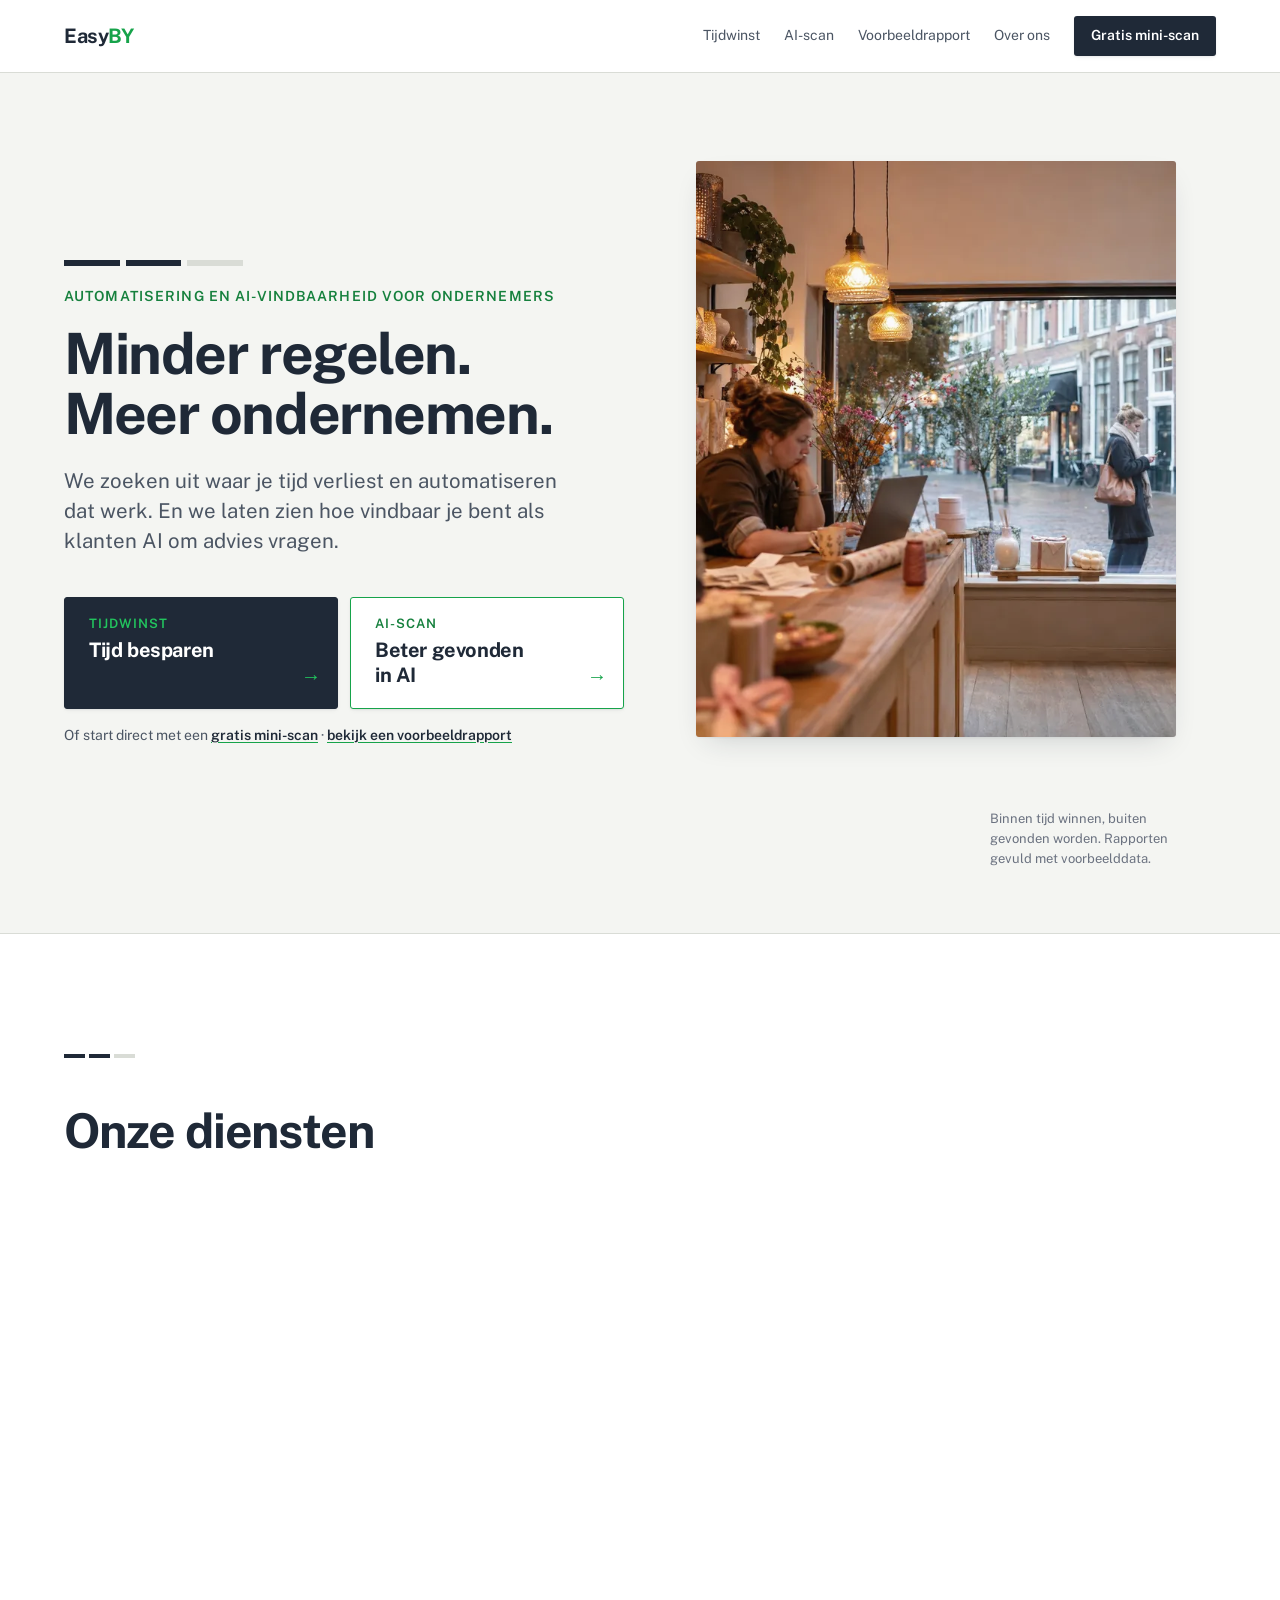
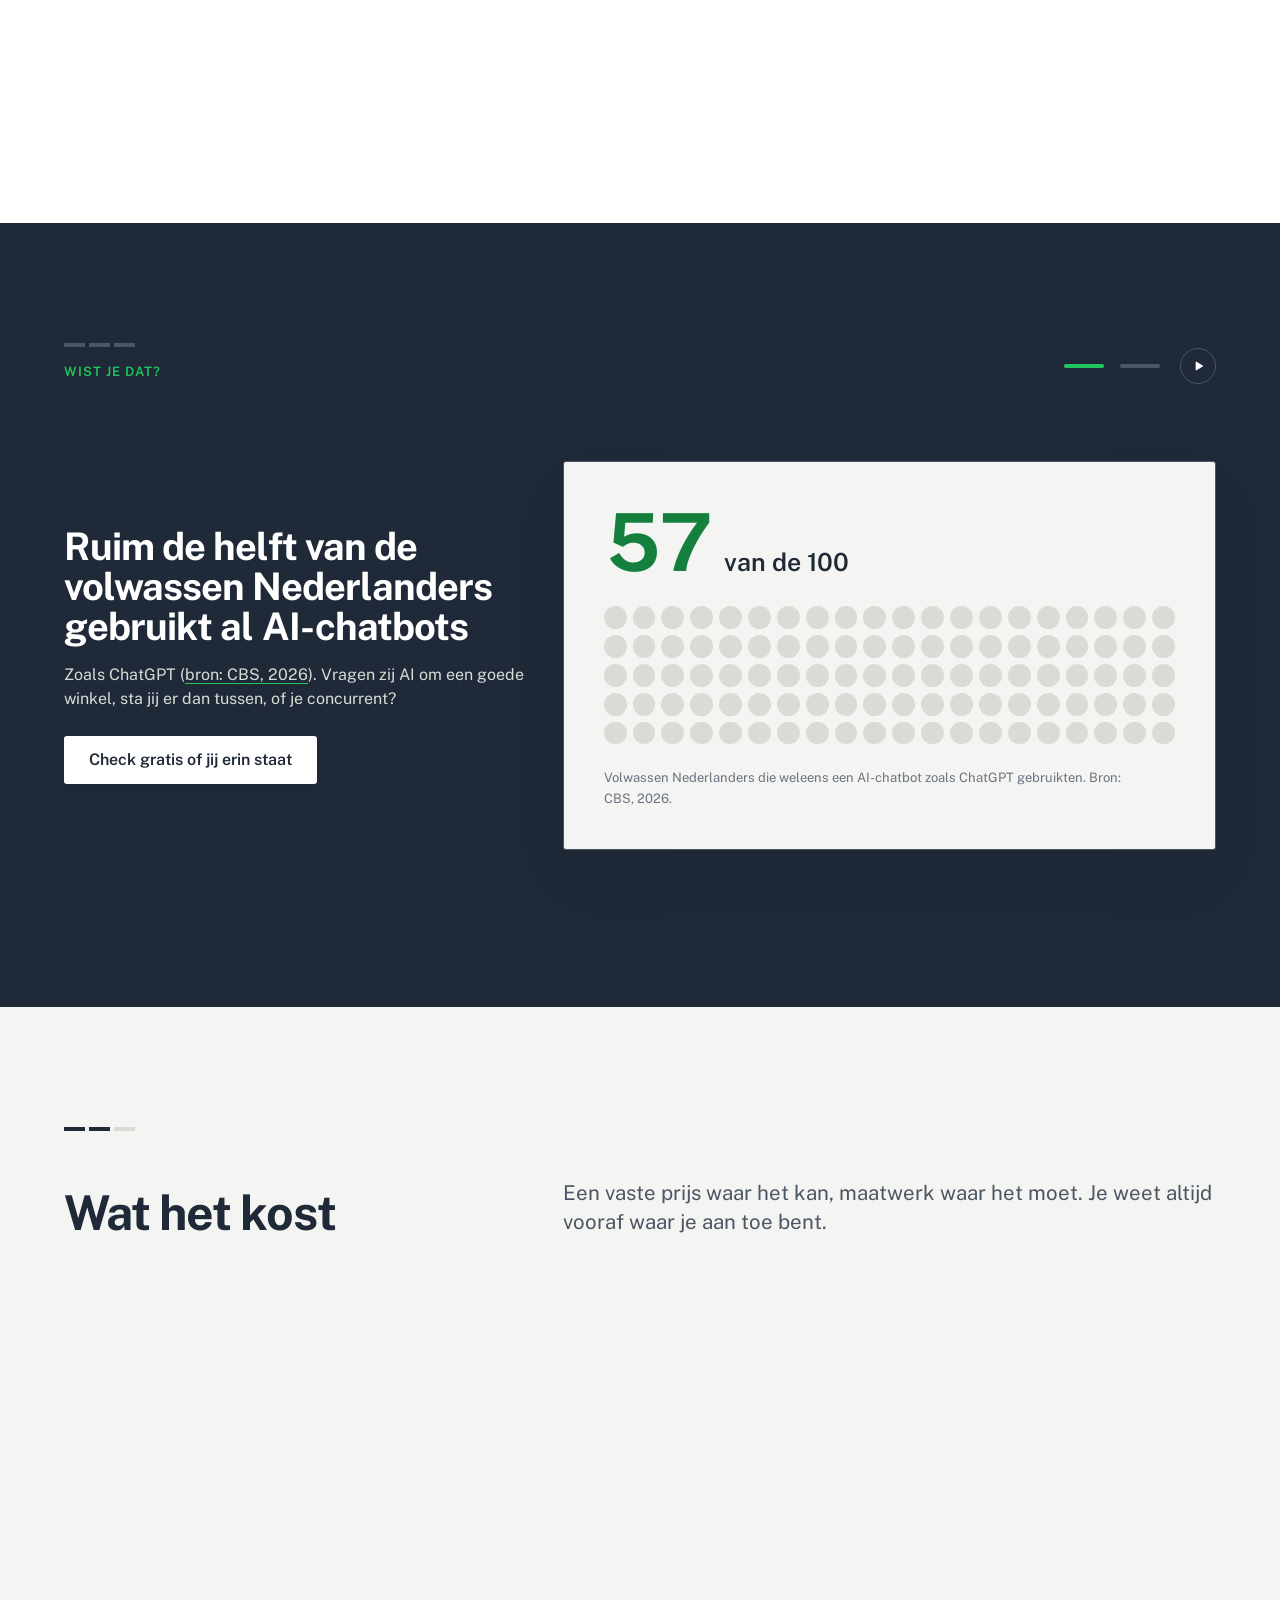
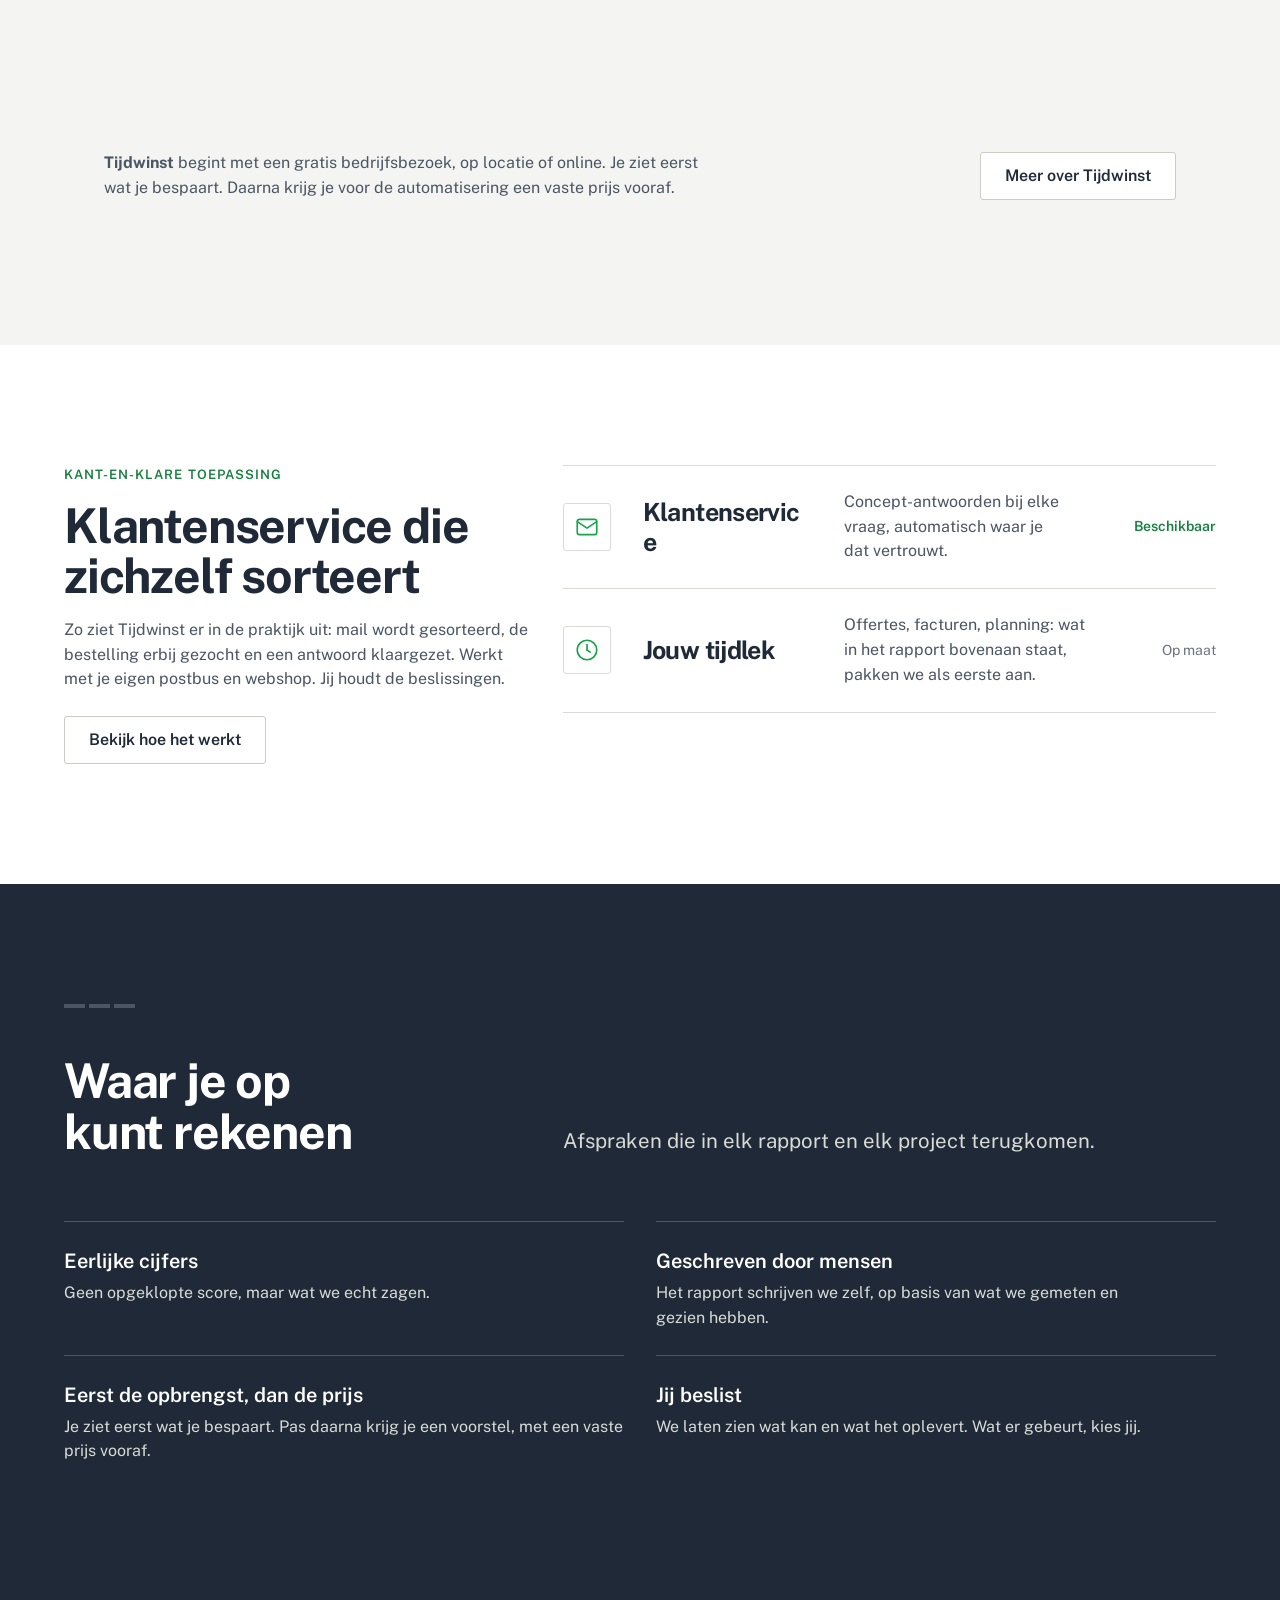
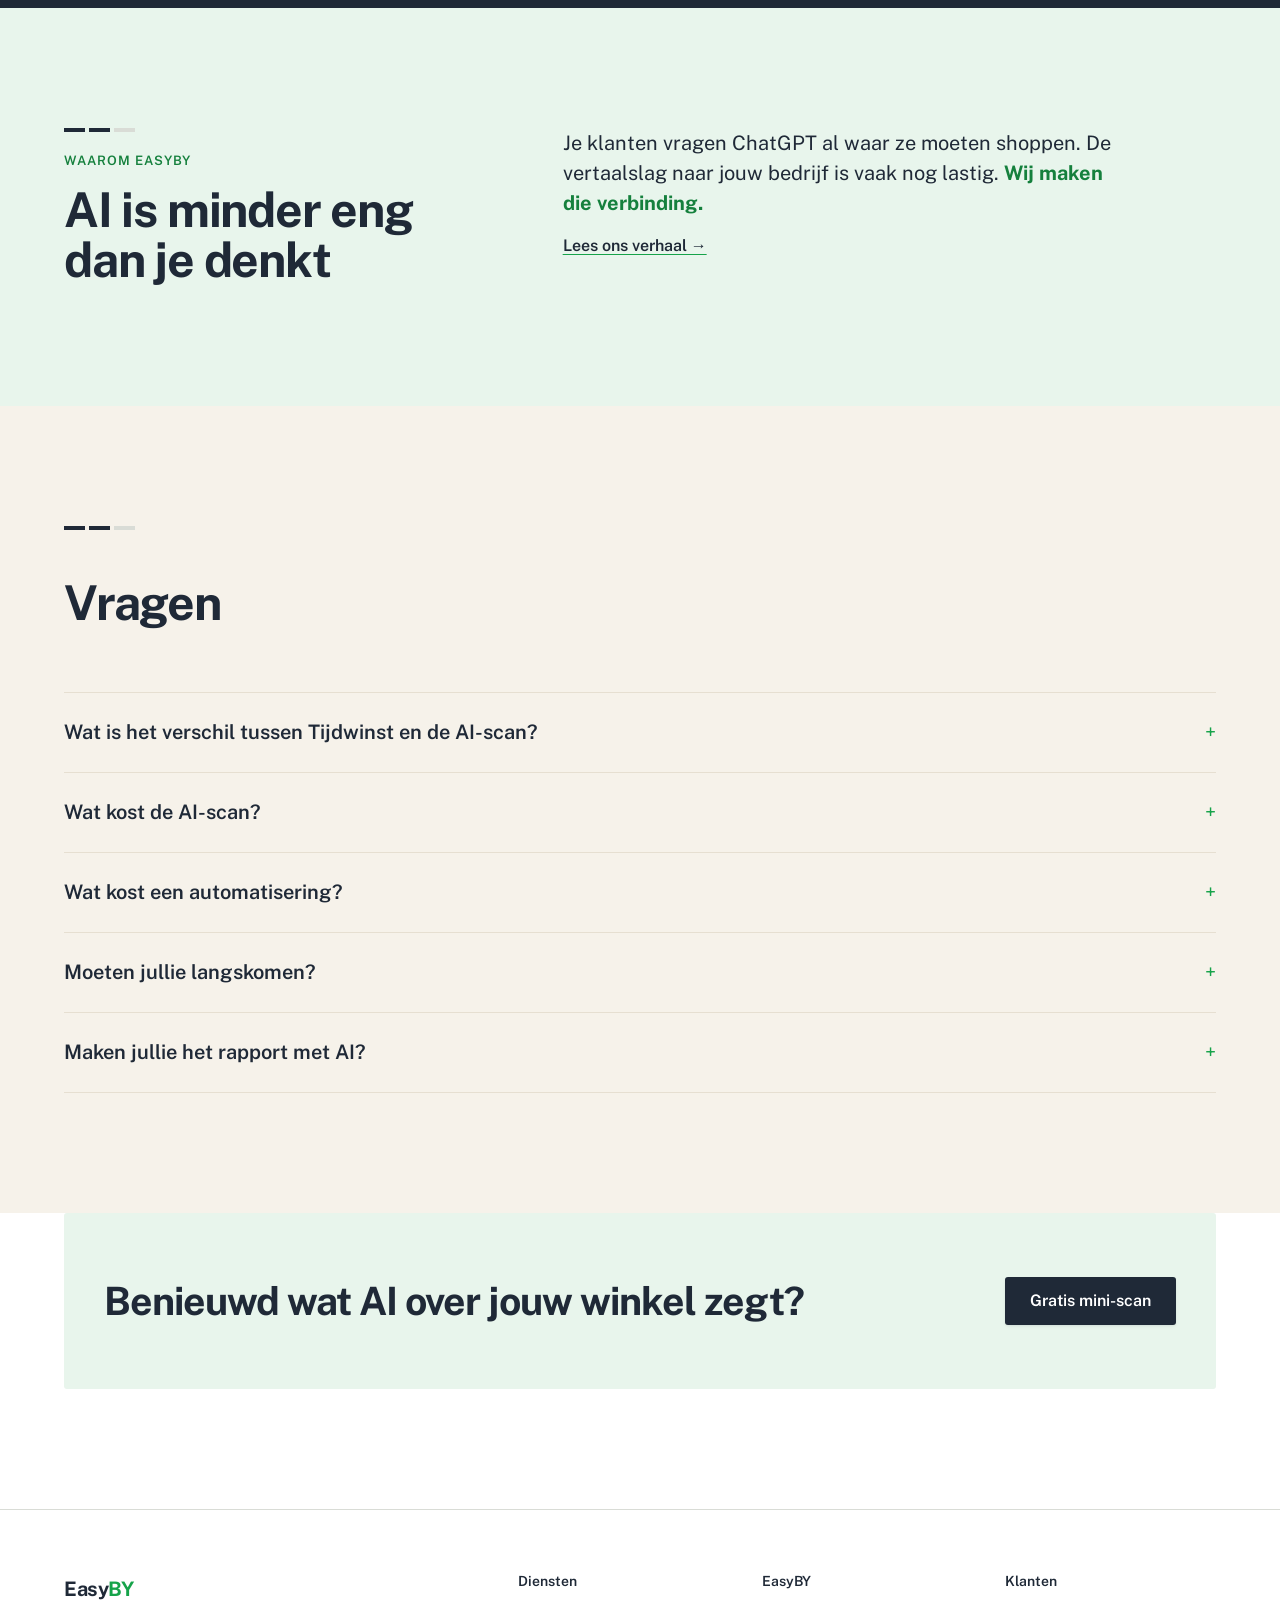
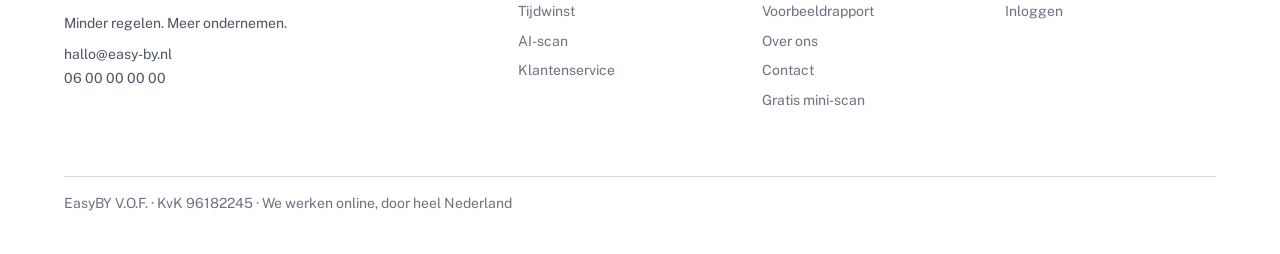
<file: index.html>
<!doctype html>
<html lang="nl">
<head>
  <meta charset="utf-8">
  <meta name="viewport" content="width=device-width, initial-scale=1">
  <title>EasyBY: tijdwinst en AI-vindbaarheid voor ondernemers</title>
  <meta name="description" content="EasyBY automatiseert het regelwerk van ondernemers en laat zien hoe AI over je winkel praat. Gratis mini-scan, AI-scan voor € 395 excl. btw.">
  <link rel="icon" href="/favicon.svg" type="image/svg+xml">
  <link rel="apple-touch-icon" href="/apple-touch-icon.png">
  <!-- Meting zonder cookies (GoatCounter, dashboard: easyby.goatcounter.com). Leeg = geen meting. -->
  <meta name="goatcounter" content="easyby">
  <meta name="theme-color" content="#1f2937">
  <meta property="og:type" content="website">
  <meta property="og:locale" content="nl_NL">
  <meta property="og:site_name" content="EasyBY">
  <meta property="og:title" content="EasyBY: tijdwinst en AI-vindbaarheid voor ondernemers">
  <meta property="og:description" content="EasyBY automatiseert het regelwerk van ondernemers en laat zien hoe AI over je winkel praat. Gratis mini-scan, AI-scan voor € 395 excl. btw.">
  <meta property="og:url" content="https://easy-by.nl/">
  <meta property="og:image" content="https://easy-by.nl/og.png">
  <meta property="og:image:width" content="1200">
  <meta property="og:image:height" content="630">
  <meta name="twitter:card" content="summary_large_image">
  <link rel="preload" href="fonts/public-sans-latin.woff2" as="font" type="font/woff2" crossorigin>
  <link rel="stylesheet" href="site.css">
  <script src="site.js" defer></script>
  <script type="application/ld+json">
{
  "@context": "https://schema.org",
  "@graph": [
    {
      "@type": "Organization",
      "@id": "https://easy-by.nl/#organisatie",
      "name": "EasyBY V.O.F.",
      "url": "https://easy-by.nl/",
      "slogan": "Minder regelen. Meer ondernemen.",
      "email": "hallo@easy-by.nl",
      "areaServed": "NL",
      "identifier": {
        "@type": "PropertyValue",
        "propertyID": "KvK",
        "value": "96182245"
      }
    },
    {
      "@type": "Service",
      "name": "Tijdwinst: automatisering voor ondernemers",
      "provider": {
        "@id": "https://easy-by.nl/#organisatie"
      },
      "url": "https://easy-by.nl/tijdwinst.html",
      "description": "Uitzoeken waar ondernemers tijd verliezen, dat op een rij zetten in een Tijdwinstrapport en er een passende automatisering voor bouwen."
    },
    {
      "@type": "Service",
      "name": "AI-scan: AI-vindbaarheid voor winkels",
      "provider": {
        "@id": "https://easy-by.nl/#organisatie"
      },
      "url": "https://easy-by.nl/ai-scan.html",
      "description": "Laten zien hoe AI-assistenten over een winkel praten, of dat klopt en wie AI wél noemt.",
      "offers": [
        {
          "@type": "Offer",
          "name": "Mini-scan",
          "price": "0",
          "priceCurrency": "EUR"
        },
        {
          "@type": "Offer",
          "name": "AI-scan (rapport en gesprek)",
          "price": "395.00",
          "priceCurrency": "EUR",
          "priceSpecification": {
            "@type": "PriceSpecification",
            "price": "395.00",
            "priceCurrency": "EUR",
            "valueAddedTaxIncluded": false
          }
        }
      ]
    },
    {
      "@type": "FAQPage",
      "mainEntity": [
        {
          "@type": "Question",
          "name": "Wat is het verschil tussen Tijdwinst en de AI-scan?",
          "acceptedAnswer": {
            "@type": "Answer",
            "text": "Tijdwinst gaat over binnen: werk dat je tijd kost, en hoe je dat automatiseert. De AI-scan gaat over buiten: of klanten je winkel vinden als ze AI om advies vragen."
          }
        },
        {
          "@type": "Question",
          "name": "Wat kost de AI-scan?",
          "acceptedAnswer": {
            "@type": "Answer",
            "text": "De mini-scan is gratis. De AI-scan met rapport en gesprek kost € 395 excl. btw. Wil je daarna de kansen laten uitvoeren, dan krijg je een offerte op maat."
          }
        },
        {
          "@type": "Question",
          "name": "Wat kost een automatisering?",
          "acceptedAnswer": {
            "@type": "Answer",
            "text": "Dat hangt af van wat we bouwen. Je krijgt vooraf een vaste prijs, tenzij we samen iets anders afspreken. Zo kom je niet voor verrassingen te staan."
          }
        },
        {
          "@type": "Question",
          "name": "Moeten jullie langskomen?",
          "acceptedAnswer": {
            "@type": "Answer",
            "text": "Het kan, maar het hoeft niet. Het gratis bedrijfsbezoek kan op locatie of als online meeting. Het gesprek over de AI-scan is online."
          }
        },
        {
          "@type": "Question",
          "name": "Maken jullie het rapport met AI?",
          "acceptedAnswer": {
            "@type": "Answer",
            "text": "Nee. Het rapport is gebaseerd op wat wij gemeten en gezien hebben, en wordt niet door AI geschreven."
          }
        }
      ]
    }
  ]
}
  </script>
</head>
<body>
  <header class="nav">
    <div class="container nav__in">
      <a class="wordmark" href="index.html" aria-label="EasyBY, naar de voorpagina">Easy<span>BY</span></a>
      <nav class="nav__links" aria-label="Hoofdmenu">
        <a href="tijdwinst.html">Tijdwinst</a>
        <a href="ai-scan.html"><span class="nobr">AI-scan</span></a>
        <a href="voorbeeldrapport.html">Voorbeeldrapport</a>
        <a href="over-ons.html">Over ons</a>
      </nav>
      <a class="btn btn--ink btn--sm nav__cta" href="mini-scan.html">Gratis mini-scan</a>
      <details class="menu">
        <summary class="menu__knop" aria-label="Menu openen"><span class="menu__icoon" aria-hidden="true"><i></i><i></i><i></i></span></summary>
        <nav class="menu__paneel" aria-label="Menu">
          <a href="tijdwinst.html">Tijdwinst</a>
          <a href="ai-scan.html"><span class="nobr">AI-scan</span></a>
          <a href="voorbeeldrapport.html">Voorbeeldrapport</a>
          <a href="over-ons.html">Over ons</a>
          <a class="btn btn--ink" href="mini-scan.html">Gratis mini-scan</a>
        </nav>
      </details>
    </div>
  </header>

  <main>
    <section class="hero">
      <div class="container hero__grid">
        <div>
          <div class="streepjes" aria-hidden="true"><i></i><i></i><i></i><i></i></div>
          <p class="hero__wat">Automatisering en <span class="nobr">AI-vindbaarheid</span> voor ondernemers</p>
          <h1 class="belofte"><span>Minder regelen.</span> <span>Meer ondernemen.</span></h1>
          <p class="lead">We zoeken uit waar je tijd verliest en automatiseren dat werk. En we laten zien hoe vindbaar je bent als klanten AI om advies vragen.</p>
          <div class="routes">
            <a class="route route--donker" href="tijdwinst.html"><span class="route__label">Tijdwinst</span><span class="route__titel">Tijd besparen</span><span class="route__pijl" aria-hidden="true">→</span></a>
            <a class="route" href="ai-scan.html"><span class="route__label"><span class="nobr">AI-scan</span></span><span class="route__titel">Beter gevonden in AI</span><span class="route__pijl" aria-hidden="true">→</span></a>
          </div>
          <p class="hero__of">Of start direct met een <a href="mini-scan.html">gratis <span class="nobr">mini-scan</span></a> · <a href="voorbeeldrapport.html">bekijk een voorbeeldrapport</a></p>
        </div>

        <figure class="preview preview--winkel">
          <img class="preview__winkel" src="beeld/home-winkel-1122.webp" srcset="beeld/home-winkel-640.webp 640w, beeld/home-winkel-1122.webp 1122w" sizes="(max-width: 60rem) 100vw, 46vw" width="1122" height="1402" alt="Binnen in een cadeauwinkel werkt de eigenaar aan haar laptop; buiten loopt een klant voorbij die op haar telefoon kijkt" fetchpriority="high">
          <div class="r-sheet r-sheet--a" aria-label="Voorbeeld: samenvatting van een AI-scanrapport">
            <div class="r-head"><span class="wordmark">Easy<span>BY</span></span><span>AI-scan · Atelier Linde</span></div>
            <span class="label label--green">Samenvatting</span>
            <p class="r-title">AI noemt Atelier Linde nog weinig</p>
            <div class="r-tiles">
              <div class="r-tile r-tile--dark"><div class="label">Genoemd door AI</div><div class="r-figure">9<span> keer</span></div><div class="r-unit">bij vragen van klanten</div></div>
              <div class="r-tile r-tile--green"><div class="label">Kansen</div><div class="r-figure">3</div><div class="r-unit">met de meeste directe impact</div></div>
              <div class="r-tile"><div class="label">Feitencheck</div><div class="r-figure">2<span> fouten</span></div><div class="r-unit">in wat AI vertelt</div></div>
            </div>
          </div>
          <div class="r-sheet r-sheet--b" aria-label="Voorbeeld: samenvatting van een Tijdwinstrapport">
            <div class="r-head"><span class="wordmark">Easy<span>BY</span></span><span>Tijdwinstrapport</span></div>
            <div class="r-tiles" style="--tiles: 2">
              <div class="r-tile r-tile--dark"><div class="label">Tijdlekken</div><div class="r-figure">6,5<span> uur</span></div><div class="r-unit">per week</div></div>
              <div class="r-tile r-tile--green"><div class="label">Besparing</div><div class="r-figure">€ 10.465</div><div class="r-unit">per jaar</div></div>
            </div>
            <div class="r-bars">
              <div class="r-bar"><span class="r-bar__name">Offertes overtypen</span><span class="r-bar__track"><span class="r-bar__fill" style="--v: 1"></span></span><span class="r-bar__value">3 u/wk</span></div>
              <div class="r-bar"><span class="r-bar__name">Facturen inboeken</span><span class="r-bar__track"><span class="r-bar__fill" style="--v: 0.5"></span></span><span class="r-bar__value">1,5 u/wk</span></div>
            </div>
          </div>
          <figcaption>Binnen tijd winnen, buiten gevonden worden. Rapporten gevuld met voorbeelddata.</figcaption>
        </figure>
      </div>
    </section>

    <section class="section" id="diensten">
      <div class="container">
        <div class="section__head">
          <div class="streepjes streepjes--kop" aria-hidden="true"><i></i><i></i><i></i><i></i></div>
          <h2>Onze diensten</h2>
        </div>
        <div class="services">
          <article class="tile service service--dark reveal">
            <div class="service__top"><span class="icon" aria-hidden="true"><svg viewBox="0 0 24 24" fill="none" stroke="currentColor" stroke-width="1.5" stroke-linecap="round" stroke-linejoin="round"><path d="M3 12a9 9 0 1 0 18 0a9 9 0 1 0 -18 0" /><path d="M12 12l3 2" /><path d="M12 7v5" /></svg></span><span class="label">Automatisering</span></div>
            <h3>Tijdwinst</h3>
            <p>We zoeken uit waar je tijd verliest, zetten dat op een rij en bouwen er een passende automatisering voor.</p>
            <ol class="flow" aria-label="Werkwijze">
              <li>Ontdekken</li><li>In kaart brengen</li><li>Automatiseren</li><li>Tijd winnen</li>
            </ol>
            <dl class="service__facts">
              <dt>Je krijgt</dt><dd>Een gratis bedrijfsbezoek (op locatie of online) en een Tijdwinstrapport, daarna een automatisering op maat</dd>
              <dt>Prijs</dt><dd>Bedrijfsbezoek gratis. Automatisering: maatwerk, met een vaste prijs vooraf</dd>
            </dl>
            <a class="btn btn--ink" href="tijdwinst.html">Meer over Tijdwinst</a>
          </article>
          <article class="tile service service--accent reveal">
            <div class="service__top"><span class="icon" aria-hidden="true"><svg viewBox="0 0 24 24" fill="none" stroke="currentColor" stroke-width="1.5" stroke-linecap="round" stroke-linejoin="round"><path d="M18 4a3 3 0 0 1 3 3v8a3 3 0 0 1 -3 3h-5l-5 3v-3h-2a3 3 0 0 1 -3 -3v-8a3 3 0 0 1 3 -3h12" /><path d="M9.5 9h.01" /><path d="M14.5 9h.01" /><path d="M9.5 13a3.5 3.5 0 0 0 5 0" /></svg></span><span class="label">AI-vindbaarheid</span></div>
            <h3><span class="nobr">AI-scan</span></h3>
            <p>Hoe vinden klanten je winkel als ze AI om advies vragen? Wat vertelt AI over je, en wie noemt AI wél?</p>
            <ol class="flow" aria-label="Werkwijze">
              <li><span class="nobr">Mini-scan</span></li><li><span class="nobr">AI-scan</span></li><li>Rapport en gesprek</li><li>Optimaliseren</li><li>Hermeten</li>
            </ol>
            <dl class="service__facts">
              <dt>Je krijgt</dt><dd>Een rapport met de belangrijkste kansen, plus een gesprek</dd>
              <dt>Prijs</dt><dd><span class="nobr">Mini-scan</span> gratis, <span class="nobr">AI-scan</span> € 395 excl. btw</dd>
            </dl>
            <a class="btn btn--ink" href="ai-scan.html">Meer over de AI-scan</a>
          </article>
        </div>
      </div>
    </section>

    <section class="section board wistje" id="wist-je-dat">
      <div class="container">
        <div class="carrousel" data-interval="8000" role="region" aria-roledescription="carrousel" aria-label="Wist je dat?">
          <div class="carrousel__kop">
            <div>
              <div class="streepjes streepjes--kop" aria-hidden="true"><i></i><i></i><i></i><i></i></div>
              <span class="label label--green">Wist je dat?</span>
            </div>
            <div class="carrousel__bediening">
              <button class="carrousel__stip is-actief" type="button" aria-label="Dia 1: AI-chatbots in Nederland" aria-current="true"><span></span></button>
              <button class="carrousel__stip" type="button" aria-label="Dia 2: het AI-overzicht in Google"><span></span></button>
              <button class="carrousel__pauze" type="button" aria-label="Pauzeer de carrousel"><svg class="ico-pauze" viewBox="0 0 24 24" fill="currentColor" aria-hidden="true"><rect x="6" y="5" width="4" height="14" rx="1"/><rect x="14" y="5" width="4" height="14" rx="1"/></svg><svg class="ico-speel" viewBox="0 0 24 24" fill="currentColor" aria-hidden="true"><path d="M8 5.5v13a1 1 0 0 0 1.5 .86l10.5-6.5a1 1 0 0 0 0-1.72L9.5 4.64A1 1 0 0 0 8 5.5z"/></svg></button>
            </div>
          </div>
          <div class="carrousel__baan" aria-live="off">
            <article class="carrousel__dia split split--wistje is-actief" aria-roledescription="dia" aria-label="1 van 2">
              <div class="split__text">
                <h2>Ruim de helft van de volwassen Nederlanders gebruikt al <span class="nobr">AI-chatbots</span></h2>
                <p>Zoals ChatGPT (<a href="https://www.cbs.nl/nl-nl/longread/diversen/2026/ai-in-de-samenleving-ervaringen-en-opinies" rel="noopener" target="_blank">bron: CBS, 2026</a>). Vragen zij AI om een goede winkel, sta jij er dan tussen, of je concurrent?</p>
                <a class="btn btn--light" href="mini-scan.html">Check gratis of jij erin staat</a>
              </div>
              <figure class="stat reveal" aria-label="57 van de 100 volwassen Nederlanders heeft weleens een AI-chatbot gebruikt">
                <div class="stat__cijfer"><span class="stat__getal">57</span><span class="stat__eenheid">van de 100</span></div>
                <div class="stat__stippen" aria-hidden="true"><i class="is-aan"></i><i class="is-aan"></i><i class="is-aan"></i><i class="is-aan"></i><i class="is-aan"></i><i class="is-aan"></i><i class="is-aan"></i><i class="is-aan"></i><i class="is-aan"></i><i class="is-aan"></i><i class="is-aan"></i><i class="is-aan"></i><i class="is-aan"></i><i class="is-aan"></i><i class="is-aan"></i><i class="is-aan"></i><i class="is-aan"></i><i class="is-aan"></i><i class="is-aan"></i><i class="is-aan"></i><i class="is-aan"></i><i class="is-aan"></i><i class="is-aan"></i><i class="is-aan"></i><i class="is-aan"></i><i class="is-aan"></i><i class="is-aan"></i><i class="is-aan"></i><i class="is-aan"></i><i class="is-aan"></i><i class="is-aan"></i><i class="is-aan"></i><i class="is-aan"></i><i class="is-aan"></i><i class="is-aan"></i><i class="is-aan"></i><i class="is-aan"></i><i class="is-aan"></i><i class="is-aan"></i><i class="is-aan"></i><i class="is-aan"></i><i class="is-aan"></i><i class="is-aan"></i><i class="is-aan"></i><i class="is-aan"></i><i class="is-aan"></i><i class="is-aan"></i><i class="is-aan"></i><i class="is-aan"></i><i class="is-aan"></i><i class="is-aan"></i><i class="is-aan"></i><i class="is-aan"></i><i class="is-aan"></i><i class="is-aan"></i><i class="is-aan"></i><i class="is-aan"></i><i></i><i></i><i></i><i></i><i></i><i></i><i></i><i></i><i></i><i></i><i></i><i></i><i></i><i></i><i></i><i></i><i></i><i></i><i></i><i></i><i></i><i></i><i></i><i></i><i></i><i></i><i></i><i></i><i></i><i></i><i></i><i></i><i></i><i></i><i></i><i></i><i></i><i></i><i></i><i></i><i></i><i></i><i></i></div>
                <figcaption>Volwassen Nederlanders die weleens een <span class="nobr">AI-chatbot</span> zoals ChatGPT gebruikten. Bron: CBS, 2026.</figcaption>
              </figure>
            </article>
            <article class="carrousel__dia split split--wistje" aria-roledescription="dia" aria-label="2 van 2">
              <div class="split__text">
                <h2>Google geeft nu vaak eerst zelf antwoord</h2>
                <p>Bij veel zoekopdrachten zet Google bovenaan een <strong class="nobr">AI-overzicht</strong>: een antwoord dat AI samenstelt, nog vóór de gewone zoekresultaten. Sinds mei 2025 ook in het Nederlands (<a href="https://blog.google/intl/nl-nl/product/zoeken-kijken/googlen-is-nu-nog-eenvoudiger-met-ai-overzichten-in-het-nederlands/" rel="noopener" target="_blank">bron: Google</a>).</p>
                <p>Dat antwoord noemt een paar winkels, en daar kijkt je klant als eerste naar. Je website schuift naar beneden, ook als je daar altijd bovenaan stond.</p>
                <p><strong>Daarom is <span class="nobr">AI-vindbaarheid</span> nu net zo belangrijk als gevonden worden in Google.</strong></p>
                <a class="btn btn--light" href="mini-scan.html">Check gratis of jij erin staat</a>
              </div>
              <figure class="serp reveal" aria-label="Illustratie: een zoekpagina met bovenaan een AI-overzicht dat een paar winkels noemt, en de gewone zoekresultaten daaronder">
                <div class="serp__bar"><svg viewBox="0 0 24 24" fill="none" stroke="currentColor" stroke-width="1.75" stroke-linecap="round" stroke-linejoin="round" aria-hidden="true"><path d="M3 10a7 7 0 1 0 14 0a7 7 0 1 0 -14 0" /><path d="M21 21l-6 -6" /></svg><span>kledingwinkel in zwolle</span></div>
                <div class="serp__ai">
                  <div class="serp__ai-kop"><svg viewBox="0 0 24 24" fill="none" stroke="currentColor" stroke-width="1.75" stroke-linecap="round" stroke-linejoin="round" aria-hidden="true"><path d="M16 18a2 2 0 0 1 2 2a2 2 0 0 1 2 -2a2 2 0 0 1 -2 -2a2 2 0 0 1 -2 2m0 -12a2 2 0 0 1 2 2a2 2 0 0 1 2 -2a2 2 0 0 1 -2 -2a2 2 0 0 1 -2 2m-7 12a6 6 0 0 1 6 -6a6 6 0 0 1 -6 -6a6 6 0 0 1 -6 6a6 6 0 0 1 6 6" /></svg>AI-overzicht</div>
                  <p>Leuke kledingwinkels in Zwolle zijn onder andere:</p>
                  <ul>
                    <li><b>Boutique Noord</b>, bekend om Scandinavische merken</li>
                    <li><b>Studio Vlinder</b>, met een ruime collectie jurken</li>
                    <li class="serp__jij"><b>Jouw winkel?</b></li>
                  </ul>
                </div>
                <div class="serp__results" aria-hidden="true">
                  <div class="serp__result"><i></i><i></i><i></i></div>
                  <div class="serp__result"><i></i><i></i><i></i></div>
                </div>
                <figcaption>Illustratie met voorbeelddata. Gewone zoekresultaten staan pas onder het <span class="nobr">AI-overzicht</span>.</figcaption>
              </figure>
            </article>
          </div>
        </div>
      </div>
    </section>

    <section class="section section--kalk" id="aanbod">
      <div class="container">
        <div class="section__head">
          <div class="streepjes streepjes--kop" aria-hidden="true"><i></i><i></i><i></i><i></i></div>
          <h2>Wat het kost</h2>
          <p class="lead">Een vaste prijs waar het kan, maatwerk waar het moet. Je weet altijd vooraf waar je aan toe bent.</p>
        </div>
        <ul class="offer">
          <li class="tile reveal">
            <span class="label"><span class="nobr">AI-vindbaarheid</span></span>
            <h3><span class="nobr">Mini-scan</span></h3>
            <p>Een eerste blik: noemt AI jouw winkel, en klopt wat het vertelt? Je krijgt het binnen 3 werkdagen per mail.</p>
            <p class="price">Gratis<small>zonder verplichting</small></p><a class="btn btn--line" href="mini-scan.html">Aanvragen</a>
          </li>
          <li class="tile offer--main reveal">
            <span class="label label--green"><span class="nobr">AI-vindbaarheid</span></span>
            <h3><span class="nobr">AI-scan</span></h3>
            <p>Ontdek waar je klanten misloopt: een volledige meting, de kansen met de meeste impact, en een gesprek om ze samen door te nemen.</p>
            <p class="price">€ 395<small>excl. btw</small></p><a class="btn btn--ink" href="ai-scan.html">Zo werkt het</a>
          </li>
          <li class="tile reveal">
            <span class="label"><span class="nobr">AI-vindbaarheid</span></span>
            <h3>Optimalisatie</h3>
            <p>We pakken de kansen uit het rapport voor je op en meten daarna opnieuw, zodat je ziet wat het heeft gedaan.</p>
            <p class="price">Offerte<small>op maat, na het gesprek</small></p><a class="btn btn--line" href="ai-scan.html#werkwijze">Werkwijze</a>
          </li>
        </ul>
        <p class="offer__hint" aria-hidden="true">Veeg voor meer →</p>
        <div class="offer__extra">
          <p><strong>Tijdwinst</strong> begint met een gratis bedrijfsbezoek, op locatie of online. Je ziet eerst wat je bespaart. Daarna krijg je voor de automatisering een vaste prijs vooraf.</p>
          <a class="btn btn--line" href="tijdwinst.html">Meer over Tijdwinst</a>
        </div>
      </div>
    </section>

    <section class="section verberg-mobiel">
      <div class="container split">
        <div class="split__text">
          <span class="label label--green">Kant-en-klare toepassing</span>
          <h2>Klantenservice die zichzelf sorteert</h2>
          <p>Zo ziet Tijdwinst er in de praktijk uit: mail wordt gesorteerd, de bestelling erbij gezocht en een antwoord klaargezet. Werkt met je eigen postbus en webshop. Jij houdt de beslissingen.</p>
          <a class="btn btn--line" href="klantenservice.html">Bekijk hoe het werkt</a>
        </div>
        <ul class="rows">
          <li>
            <span class="icon" aria-hidden="true"><svg viewBox="0 0 24 24" fill="none" stroke="currentColor" stroke-width="1.5" stroke-linecap="round" stroke-linejoin="round"><path d="M3 7a2 2 0 0 1 2 -2h14a2 2 0 0 1 2 2v10a2 2 0 0 1 -2 2h-14a2 2 0 0 1 -2 -2v-10" /><path d="M3 7l9 6l9 -6" /></svg></span>
            <h3>Klantenservice</h3>
            <p>Concept-antwoorden bij elke vraag, automatisch waar je dat vertrouwt.</p>
            <span class="state state--live">Beschikbaar</span>
          </li>
          <li>
            <span class="icon" aria-hidden="true"><svg viewBox="0 0 24 24" fill="none" stroke="currentColor" stroke-width="1.5" stroke-linecap="round" stroke-linejoin="round"><path d="M3 12a9 9 0 1 0 18 0a9 9 0 1 0 -18 0" /><path d="M12 12l3 2" /><path d="M12 7v5" /></svg></span>
            <h3>Jouw tijdlek</h3>
            <p>Offertes, facturen, planning: wat in het rapport bovenaan staat, pakken we als eerste aan.</p>
            <span class="state">Op maat</span>
          </li>
        </ul>
      </div>
    </section>

    <section class="section board">
      <div class="container">
        <div class="section__head">
          <div class="streepjes streepjes--kop" aria-hidden="true"><i></i><i></i><i></i><i></i></div>
          <h2>Waar je op kunt rekenen</h2>
          <p class="lead">Afspraken die in elk rapport en elk project terugkomen.</p>
        </div>
        <ul class="never never--kort">
          <li><strong>Eerlijke cijfers</strong><span>Geen opgeklopte score, maar wat we echt zagen.</span></li>
          <li><strong>Geschreven door mensen</strong><span>Het rapport schrijven we zelf, op basis van wat we gemeten en gezien hebben.</span></li>
          <li><strong>Eerst de opbrengst, dan de prijs</strong><span>Je ziet eerst wat je bespaart. Pas daarna krijg je een voorstel, met een vaste prijs vooraf.</span></li>
          <li><strong>Jij beslist</strong><span>We laten zien wat kan en wat het oplevert. Wat er gebeurt, kies jij.</span></li>
        </ul>
      </div>
    </section>

    <section class="section verhaal verhaal--kort">
      <div class="container verhaal__in">
        <div>
          <div class="streepjes streepjes--kop" aria-hidden="true"><i></i><i></i><i></i><i></i></div>
          <span class="label label--green">Waarom EasyBY</span>
          <h2>AI is minder eng dan je denkt</h2>
        </div>
        <div class="verhaal__tekst">
          <p>Je klanten vragen ChatGPT al waar ze moeten shoppen. De vertaalslag naar jouw bedrijf is vaak nog lastig. <strong>Wij maken die verbinding.</strong></p>
          <a class="verhaal__link" href="over-ons.html#waarom">Lees ons verhaal →</a>
        </div>
      </div>
    </section>

    <section class="section section--zand" id="vragen">
      <div class="container">
        <div class="section__head">
          <div class="streepjes streepjes--kop" aria-hidden="true"><i></i><i></i><i></i><i></i></div>
          <h2>Vragen</h2>
        </div>
        <div class="faq">
          <details>
            <summary>Wat is het verschil tussen Tijdwinst en de AI-scan?</summary>
            <p>Tijdwinst gaat over binnen: werk dat je tijd kost, en hoe je dat automatiseert. De <span class="nobr">AI-scan</span> gaat over buiten: of klanten je winkel vinden als ze AI om advies vragen.</p>
          </details>
          <details>
            <summary>Wat kost de AI-scan?</summary>
            <p>De <span class="nobr">mini-scan</span> is gratis. De <span class="nobr">AI-scan</span> met rapport en gesprek kost € 395 excl. btw. Wil je daarna de kansen laten uitvoeren, dan krijg je een offerte op maat.</p>
          </details>
          <details>
            <summary>Wat kost een automatisering?</summary>
            <p>Dat hangt af van wat we bouwen. Je krijgt vooraf een vaste prijs, tenzij we samen iets anders afspreken. Zo kom je niet voor verrassingen te staan.</p>
          </details>
          <details class="verberg-mobiel">
            <summary>Moeten jullie langskomen?</summary>
            <p>Het kan, maar het hoeft niet. Het gratis bedrijfsbezoek kan op locatie of als online meeting. Het gesprek over de <span class="nobr">AI-scan</span> is online.</p>
          </details>
          <details class="verberg-mobiel">
            <summary>Maken jullie het rapport met AI?</summary>
            <p>Nee. Het rapport is gebaseerd op wat wij gemeten en gezien hebben, en wordt niet door AI geschreven.</p>
          </details>
        </div>
      </div>
    </section>

    <section class="band">
      <div class="container">
        <div class="band__in">
          <h2>Benieuwd wat AI over jouw winkel zegt?</h2>
          <a class="btn btn--ink" href="mini-scan.html">Gratis mini-scan</a>
        </div>
      </div>
    </section>
  </main>

  <div class="sticky-cta" data-sticky>
    <a class="btn btn--ink" href="mini-scan.html">Gratis mini-scan</a>
  </div>

  <footer class="footer">
    <div class="container">
      <div class="footer__grid footer__grid--4">
        <div>
          <a class="wordmark" href="index.html" aria-label="EasyBY, naar de voorpagina">Easy<span>BY</span></a>
          <p>Minder regelen. Meer ondernemen.</p>
          <!-- MOCK: contactgegevens zijn voorbeeldwaarden -->
          <p class="footer__contact"><a href="mailto:hallo@easy-by.nl">hallo@easy-by.nl</a><br><a href="tel:+31600000000">06 00 00 00 00</a></p>
        </div>
        <div>
          <h2>Diensten</h2>
          <ul>
            <li><a href="tijdwinst.html">Tijdwinst</a></li>
            <li><a href="ai-scan.html"><span class="nobr">AI-scan</span></a></li>
            <li><a href="klantenservice.html">Klantenservice</a></li>
          </ul>
        </div>
        <div>
          <h2>EasyBY</h2>
          <ul>
            <li><a href="voorbeeldrapport.html">Voorbeeldrapport</a></li>
            <li><a href="over-ons.html">Over ons</a></li>
            <li><a href="over-ons.html#contact">Contact</a></li>
            <li><a href="mini-scan.html">Gratis <span class="nobr">mini-scan</span></a></li>
          </ul>
        </div>
        <div>
          <h2>Klanten</h2>
          <ul>
            <li><a href="inloggen.html">Inloggen</a></li>
          </ul>
        </div>
      </div>
      <p class="footer__base">EasyBY V.O.F. · KvK 96182245 · We werken online, door heel Nederland</p>
    </div>
  </footer>
</body>
</html>
</file>
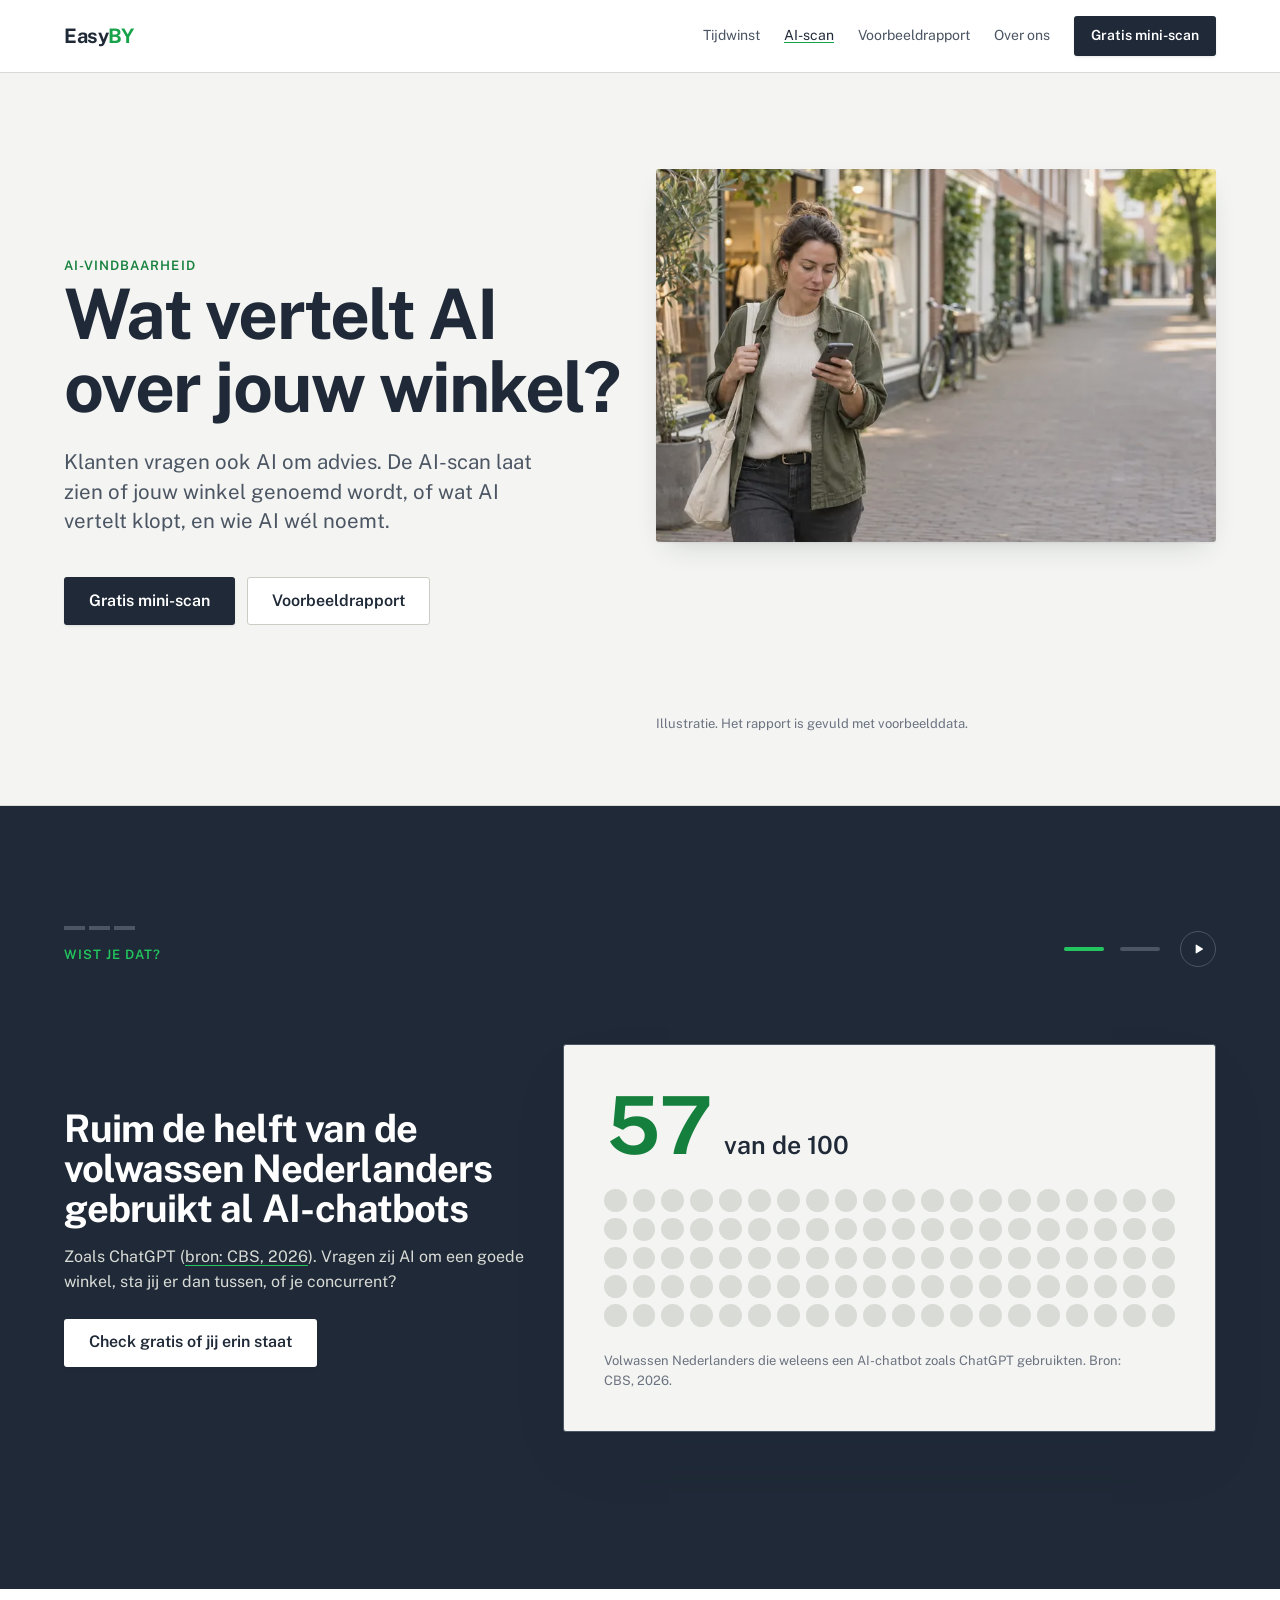
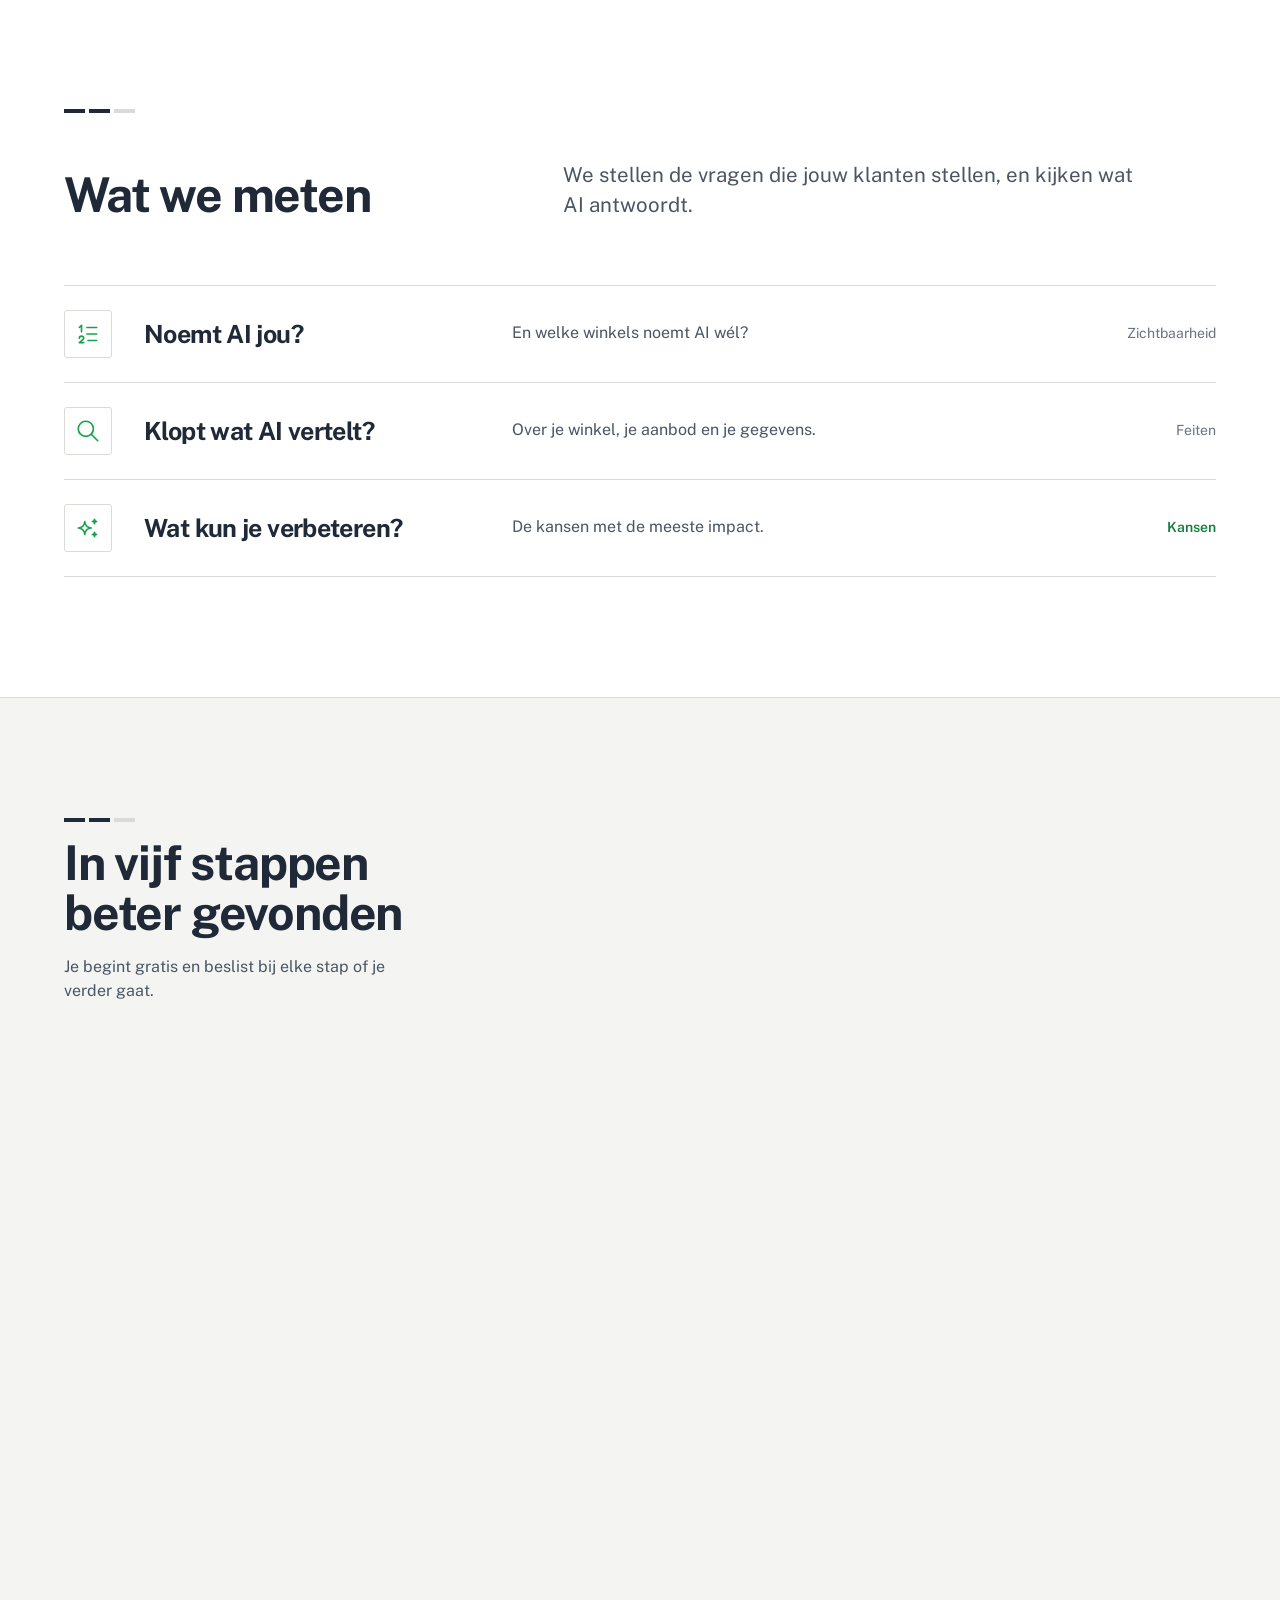
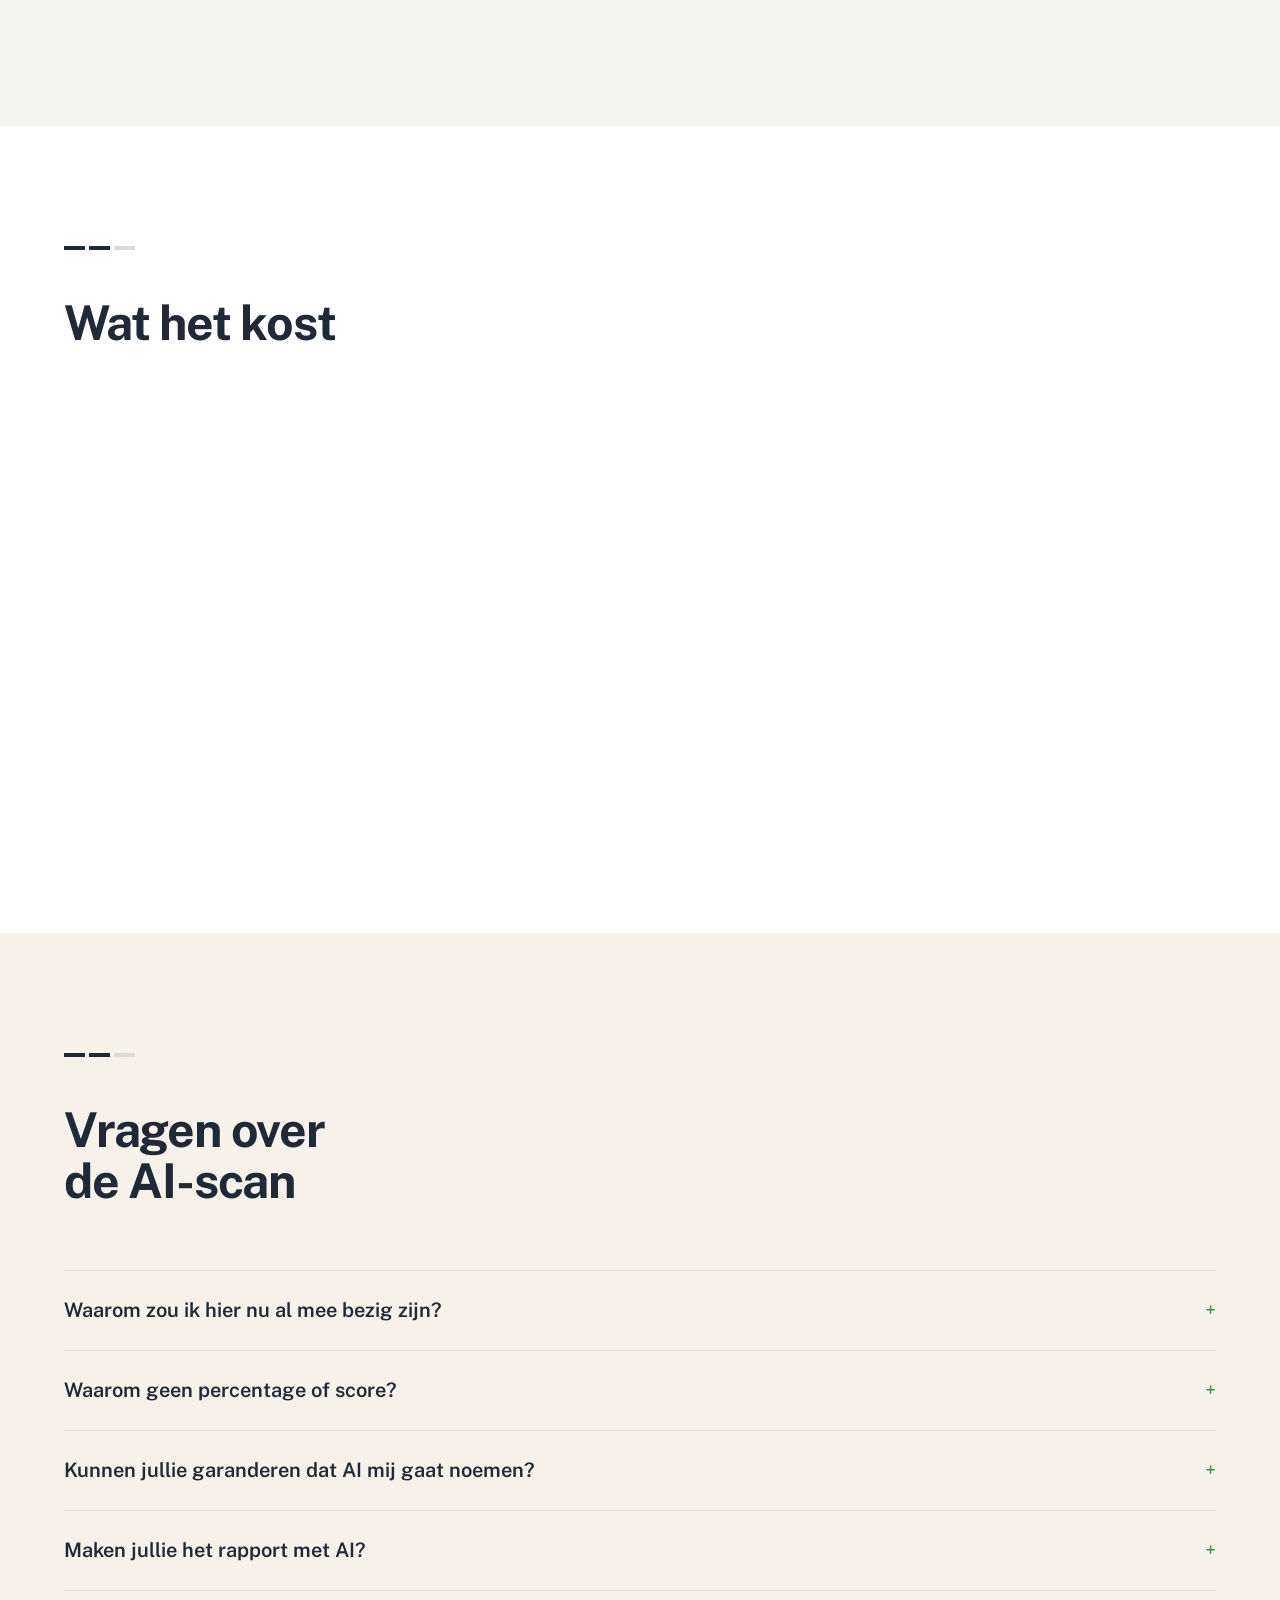
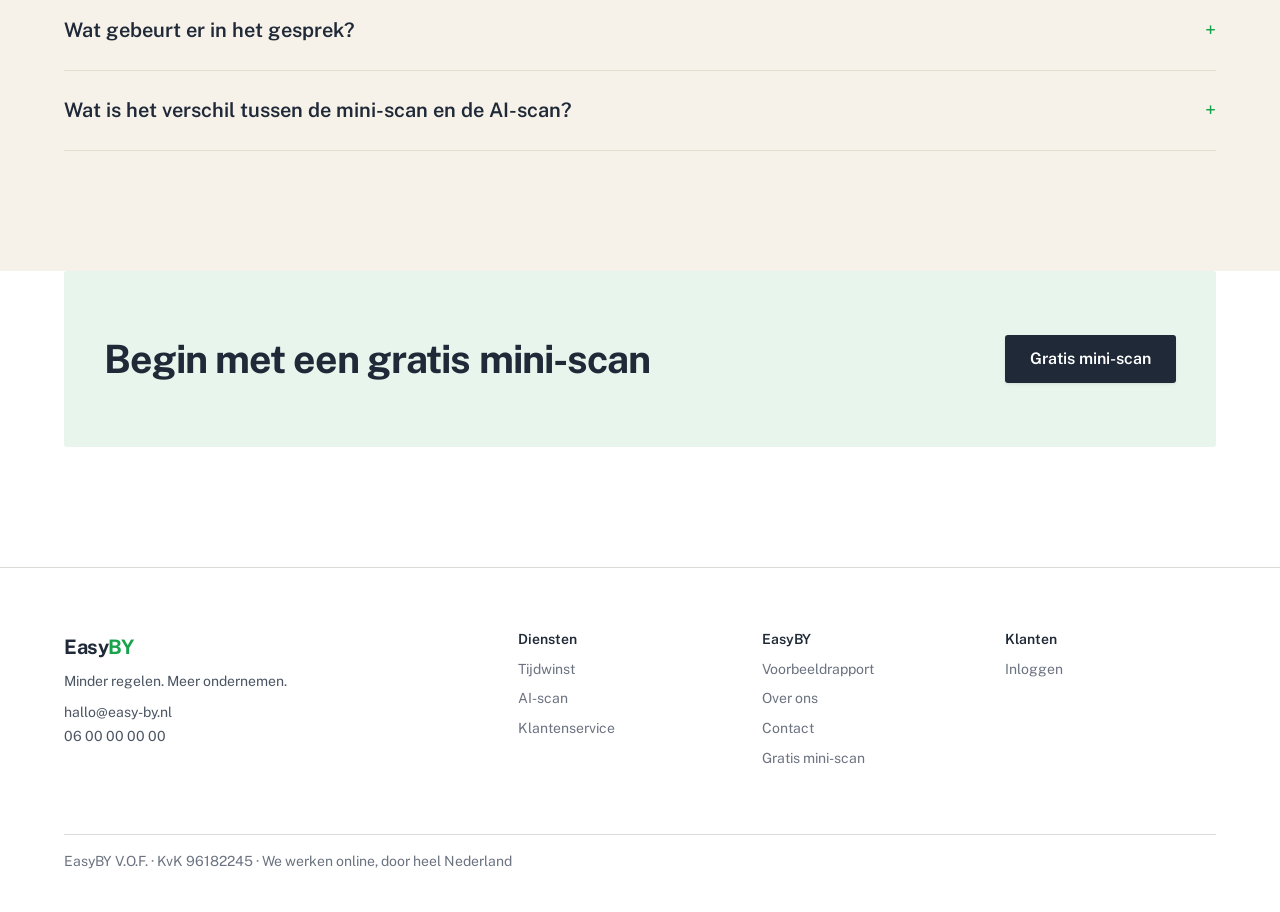
<file: ai-scan.html>
<!doctype html>
<html lang="nl">
<head>
  <meta charset="utf-8">
  <meta name="viewport" content="width=device-width, initial-scale=1">
  <title>AI-scan: wat vertelt AI over jouw winkel? · EasyBY</title>
  <meta name="description" content="De AI-scan laat zien hoe AI over je winkel praat, of dat klopt en wie AI wél noemt. Mini-scan gratis, AI-scan € 395 excl. btw.">
  <link rel="icon" href="/favicon.svg" type="image/svg+xml">
  <link rel="apple-touch-icon" href="/apple-touch-icon.png">
  <!-- Meting zonder cookies (GoatCounter, dashboard: easyby.goatcounter.com). Leeg = geen meting. -->
  <meta name="goatcounter" content="easyby">
  <meta name="theme-color" content="#1f2937">
  <meta property="og:type" content="website">
  <meta property="og:locale" content="nl_NL">
  <meta property="og:site_name" content="EasyBY">
  <meta property="og:title" content="AI-scan: wat vertelt AI over jouw winkel? · EasyBY">
  <meta property="og:description" content="De AI-scan laat zien hoe AI over je winkel praat, of dat klopt en wie AI wél noemt. Mini-scan gratis, AI-scan € 395 excl. btw.">
  <meta property="og:url" content="https://easy-by.nl/ai-scan.html">
  <meta property="og:image" content="https://easy-by.nl/og.png">
  <meta property="og:image:width" content="1200">
  <meta property="og:image:height" content="630">
  <meta name="twitter:card" content="summary_large_image">
  <link rel="preload" href="fonts/public-sans-latin.woff2" as="font" type="font/woff2" crossorigin>
  <link rel="stylesheet" href="site.css">
  <script src="site.js" defer></script>
  <script type="application/ld+json">
{
  "@context": "https://schema.org",
  "@graph": [
    {
      "@type": "Service",
      "name": "AI-scan: AI-vindbaarheid voor winkels",
      "provider": {
        "@id": "https://easy-by.nl/#organisatie"
      },
      "url": "https://easy-by.nl/ai-scan.html",
      "areaServed": "NL",
      "serviceType": "AI-vindbaarheid",
      "description": "Laat zien hoe AI-assistenten over een winkel praten, of dat klopt en wie AI wél noemt, met een rapport en een gesprek.",
      "offers": [
        {
          "@type": "Offer",
          "name": "Mini-scan",
          "price": "0",
          "priceCurrency": "EUR"
        },
        {
          "@type": "Offer",
          "name": "AI-scan (rapport en gesprek)",
          "price": "395.00",
          "priceCurrency": "EUR",
          "priceSpecification": {
            "@type": "PriceSpecification",
            "price": "395.00",
            "priceCurrency": "EUR",
            "valueAddedTaxIncluded": false
          }
        }
      ]
    },
    {
      "@type": "FAQPage",
      "mainEntity": [
        {
          "@type": "Question",
          "name": "Waarom zou ik hier nu al mee bezig zijn?",
          "acceptedAnswer": {
            "@type": "Answer",
            "text": "Omdat AI nu leert welke winkels het aanbeveelt. Hoe langer verkeerde of ontbrekende informatie blijft staan, hoe vaker AI die herhaalt. Wie nu begint, staat er straks al bij."
          }
        },
        {
          "@type": "Question",
          "name": "Waarom geen percentage of score?",
          "acceptedAnswer": {
            "@type": "Answer",
            "text": "AI-antwoorden verschillen per keer. Eén cijfer zou meer zekerheid suggereren dan er is. Daarom laten we zien wat we echt zagen."
          }
        },
        {
          "@type": "Question",
          "name": "Kunnen jullie garanderen dat AI mij gaat noemen?",
          "acceptedAnswer": {
            "@type": "Answer",
            "text": "Nee, dat kan niemand. Wel pakken we aan wat AI nu tegenhoudt, en met de hermeting zie je wat het heeft opgeleverd."
          }
        },
        {
          "@type": "Question",
          "name": "Maken jullie het rapport met AI?",
          "acceptedAnswer": {
            "@type": "Answer",
            "text": "Nee. Het rapport is gebaseerd op wat wij gemeten en gezien hebben, en wordt niet door AI geschreven."
          }
        },
        {
          "@type": "Question",
          "name": "Wat gebeurt er in het gesprek?",
          "acceptedAnswer": {
            "@type": "Answer",
            "text": "We lopen het rapport samen door, online. Je hoort wat de kansen betekenen en wat je zelf kunt doen. Wil je dat wij ze oppakken, dan maken we daarna een offerte."
          }
        },
        {
          "@type": "Question",
          "name": "Wat is het verschil tussen de mini-scan en de AI-scan?",
          "acceptedAnswer": {
            "@type": "Answer",
            "text": "De mini-scan is een eerste blik, gratis en binnen 3 werkdagen in je mail. De AI-scan is de volledige meting, met een rapport, de belangrijkste kansen en een gesprek."
          }
        }
      ]
    }
  ]
}
  </script>
</head>
<body>
  <header class="nav">
    <div class="container nav__in">
      <a class="wordmark" href="index.html" aria-label="EasyBY, naar de voorpagina">Easy<span>BY</span></a>
      <nav class="nav__links" aria-label="Hoofdmenu">
        <a href="tijdwinst.html">Tijdwinst</a>
        <a href="ai-scan.html" aria-current="page"><span class="nobr">AI-scan</span></a>
        <a href="voorbeeldrapport.html">Voorbeeldrapport</a>
        <a href="over-ons.html">Over ons</a>
      </nav>
      <a class="btn btn--ink btn--sm nav__cta" href="mini-scan.html">Gratis mini-scan</a>
      <details class="menu">
        <summary class="menu__knop" aria-label="Menu openen"><span class="menu__icoon" aria-hidden="true"><i></i><i></i><i></i></span></summary>
        <nav class="menu__paneel" aria-label="Menu">
          <a href="tijdwinst.html">Tijdwinst</a>
          <a href="ai-scan.html" aria-current="page"><span class="nobr">AI-scan</span></a>
          <a href="voorbeeldrapport.html">Voorbeeldrapport</a>
          <a href="over-ons.html">Over ons</a>
          <a class="btn btn--ink" href="mini-scan.html">Gratis mini-scan</a>
        </nav>
      </details>
    </div>
  </header>

  <main>
    <section class="hero">
      <div class="container hero__grid">
        <div>
          <span class="label label--green eyebrow"><span class="nobr">AI-vindbaarheid</span></span>
          <h1>Wat vertelt AI over jouw winkel?</h1>
          <p class="lead">Klanten vragen ook AI om advies. De <span class="nobr">AI-scan</span> laat zien of jouw winkel genoemd wordt, of wat AI vertelt klopt, en wie AI wél noemt.</p>
          <div class="actions">
            <a class="btn btn--ink" href="mini-scan.html">Gratis mini-scan</a>
            <a class="btn btn--line" href="voorbeeldrapport.html#ai-scan">Voorbeeldrapport</a>
          </div>
        </div>
        <figure class="preview preview--foto">
          <img class="preview__foto" src="beeld/ai-scan-winkelstraat-1536.webp" srcset="beeld/ai-scan-winkelstraat-800.webp 800w, beeld/ai-scan-winkelstraat-1536.webp 1536w" sizes="(max-width: 60rem) 100vw, 50vw" width="1536" height="1024" alt="Een vrouw in een winkelstraat kijkt op haar telefoon, alsof ze iets opzoekt" fetchpriority="high">
          <div class="r-sheet r-sheet--a" aria-label="Voorbeeld: samenvatting van een AI-scanrapport">
            <div class="r-head"><span class="wordmark">Easy<span>BY</span></span><span>AI-scan · Atelier Linde</span></div>
            <span class="label label--green">Samenvatting</span>
            <p class="r-title">AI noemt Atelier Linde nog weinig</p>
            <div class="r-tiles">
              <div class="r-tile r-tile--dark"><div class="label">Genoemd door AI</div><div class="r-figure">9<span> keer</span></div><div class="r-unit">bij vragen van klanten</div></div>
              <div class="r-tile r-tile--green"><div class="label">Kansen</div><div class="r-figure">3</div><div class="r-unit">met de meeste directe impact</div></div>
              <div class="r-tile"><div class="label">Feiten</div><div class="r-figure">2<span> fouten</span></div><div class="r-unit">in wat AI vertelt</div></div>
            </div>
          </div>
          <figcaption>Illustratie. Het rapport is gevuld met voorbeelddata.</figcaption>
        </figure>
      </div>
    </section>

    <section class="section board wistje" id="wist-je-dat">
      <div class="container">
        <div class="carrousel" data-interval="8000" role="region" aria-roledescription="carrousel" aria-label="Wist je dat?">
          <div class="carrousel__kop">
            <div>
              <div class="streepjes streepjes--kop" aria-hidden="true"><i></i><i></i><i></i><i></i></div>
              <span class="label label--green">Wist je dat?</span>
            </div>
            <div class="carrousel__bediening">
              <button class="carrousel__stip is-actief" type="button" aria-label="Dia 1: AI-chatbots in Nederland" aria-current="true"><span></span></button>
              <button class="carrousel__stip" type="button" aria-label="Dia 2: het AI-overzicht in Google"><span></span></button>
              <button class="carrousel__pauze" type="button" aria-label="Pauzeer de carrousel"><svg class="ico-pauze" viewBox="0 0 24 24" fill="currentColor" aria-hidden="true"><rect x="6" y="5" width="4" height="14" rx="1"/><rect x="14" y="5" width="4" height="14" rx="1"/></svg><svg class="ico-speel" viewBox="0 0 24 24" fill="currentColor" aria-hidden="true"><path d="M8 5.5v13a1 1 0 0 0 1.5 .86l10.5-6.5a1 1 0 0 0 0-1.72L9.5 4.64A1 1 0 0 0 8 5.5z"/></svg></button>
            </div>
          </div>
          <div class="carrousel__baan" aria-live="off">
            <article class="carrousel__dia split split--wistje is-actief" aria-roledescription="dia" aria-label="1 van 2">
              <div class="split__text">
                <h2>Ruim de helft van de volwassen Nederlanders gebruikt al <span class="nobr">AI-chatbots</span></h2>
                <p>Zoals ChatGPT (<a href="https://www.cbs.nl/nl-nl/longread/diversen/2026/ai-in-de-samenleving-ervaringen-en-opinies" rel="noopener" target="_blank">bron: CBS, 2026</a>). Vragen zij AI om een goede winkel, sta jij er dan tussen, of je concurrent?</p>
                <a class="btn btn--light" href="mini-scan.html">Check gratis of jij erin staat</a>
              </div>
              <figure class="stat reveal" aria-label="57 van de 100 volwassen Nederlanders heeft weleens een AI-chatbot gebruikt">
                <div class="stat__cijfer"><span class="stat__getal">57</span><span class="stat__eenheid">van de 100</span></div>
                <div class="stat__stippen" aria-hidden="true"><i class="is-aan"></i><i class="is-aan"></i><i class="is-aan"></i><i class="is-aan"></i><i class="is-aan"></i><i class="is-aan"></i><i class="is-aan"></i><i class="is-aan"></i><i class="is-aan"></i><i class="is-aan"></i><i class="is-aan"></i><i class="is-aan"></i><i class="is-aan"></i><i class="is-aan"></i><i class="is-aan"></i><i class="is-aan"></i><i class="is-aan"></i><i class="is-aan"></i><i class="is-aan"></i><i class="is-aan"></i><i class="is-aan"></i><i class="is-aan"></i><i class="is-aan"></i><i class="is-aan"></i><i class="is-aan"></i><i class="is-aan"></i><i class="is-aan"></i><i class="is-aan"></i><i class="is-aan"></i><i class="is-aan"></i><i class="is-aan"></i><i class="is-aan"></i><i class="is-aan"></i><i class="is-aan"></i><i class="is-aan"></i><i class="is-aan"></i><i class="is-aan"></i><i class="is-aan"></i><i class="is-aan"></i><i class="is-aan"></i><i class="is-aan"></i><i class="is-aan"></i><i class="is-aan"></i><i class="is-aan"></i><i class="is-aan"></i><i class="is-aan"></i><i class="is-aan"></i><i class="is-aan"></i><i class="is-aan"></i><i class="is-aan"></i><i class="is-aan"></i><i class="is-aan"></i><i class="is-aan"></i><i class="is-aan"></i><i class="is-aan"></i><i class="is-aan"></i><i class="is-aan"></i><i></i><i></i><i></i><i></i><i></i><i></i><i></i><i></i><i></i><i></i><i></i><i></i><i></i><i></i><i></i><i></i><i></i><i></i><i></i><i></i><i></i><i></i><i></i><i></i><i></i><i></i><i></i><i></i><i></i><i></i><i></i><i></i><i></i><i></i><i></i><i></i><i></i><i></i><i></i><i></i><i></i><i></i><i></i></div>
                <figcaption>Volwassen Nederlanders die weleens een <span class="nobr">AI-chatbot</span> zoals ChatGPT gebruikten. Bron: CBS, 2026.</figcaption>
              </figure>
            </article>
            <article class="carrousel__dia split split--wistje" aria-roledescription="dia" aria-label="2 van 2">
              <div class="split__text">
                <h2>Google geeft nu vaak eerst zelf antwoord</h2>
                <p>Bij veel zoekopdrachten zet Google bovenaan een <strong class="nobr">AI-overzicht</strong>: een antwoord dat AI samenstelt, nog vóór de gewone zoekresultaten. Sinds mei 2025 ook in het Nederlands (<a href="https://blog.google/intl/nl-nl/product/zoeken-kijken/googlen-is-nu-nog-eenvoudiger-met-ai-overzichten-in-het-nederlands/" rel="noopener" target="_blank">bron: Google</a>).</p>
                <p>Dat antwoord noemt een paar winkels, en daar kijkt je klant als eerste naar. Je website schuift naar beneden, ook als je daar altijd bovenaan stond.</p>
                <p><strong>Daarom is <span class="nobr">AI-vindbaarheid</span> nu net zo belangrijk als gevonden worden in Google.</strong></p>
                <a class="btn btn--light" href="mini-scan.html">Check gratis of jij erin staat</a>
              </div>
              <figure class="serp reveal" aria-label="Illustratie: een zoekpagina met bovenaan een AI-overzicht dat een paar winkels noemt, en de gewone zoekresultaten daaronder">
                <div class="serp__bar"><svg viewBox="0 0 24 24" fill="none" stroke="currentColor" stroke-width="1.75" stroke-linecap="round" stroke-linejoin="round" aria-hidden="true"><path d="M3 10a7 7 0 1 0 14 0a7 7 0 1 0 -14 0" /><path d="M21 21l-6 -6" /></svg><span>kledingwinkel in zwolle</span></div>
                <div class="serp__ai">
                  <div class="serp__ai-kop"><svg viewBox="0 0 24 24" fill="none" stroke="currentColor" stroke-width="1.75" stroke-linecap="round" stroke-linejoin="round" aria-hidden="true"><path d="M16 18a2 2 0 0 1 2 2a2 2 0 0 1 2 -2a2 2 0 0 1 -2 -2a2 2 0 0 1 -2 2m0 -12a2 2 0 0 1 2 2a2 2 0 0 1 2 -2a2 2 0 0 1 -2 -2a2 2 0 0 1 -2 2m-7 12a6 6 0 0 1 6 -6a6 6 0 0 1 -6 -6a6 6 0 0 1 -6 6a6 6 0 0 1 6 6" /></svg>AI-overzicht</div>
                  <p>Leuke kledingwinkels in Zwolle zijn onder andere:</p>
                  <ul>
                    <li><b>Boutique Noord</b>, bekend om Scandinavische merken</li>
                    <li><b>Studio Vlinder</b>, met een ruime collectie jurken</li>
                    <li class="serp__jij"><b>Jouw winkel?</b></li>
                  </ul>
                </div>
                <div class="serp__results" aria-hidden="true">
                  <div class="serp__result"><i></i><i></i><i></i></div>
                  <div class="serp__result"><i></i><i></i><i></i></div>
                </div>
                <figcaption>Illustratie met voorbeelddata. Gewone zoekresultaten staan pas onder het <span class="nobr">AI-overzicht</span>.</figcaption>
              </figure>
            </article>
          </div>
        </div>
      </div>
    </section>

    <section class="section">
      <div class="container">
        <div class="section__head">
          <div class="streepjes streepjes--kop" aria-hidden="true"><i></i><i></i><i></i><i></i></div>
          <h2>Wat we meten</h2>
          <p class="lead">We stellen de vragen die jouw klanten stellen, en kijken wat AI antwoordt.</p>
        </div>
        <ul class="rows">
          <li><span class="icon" aria-hidden="true"><svg viewBox="0 0 24 24" fill="none" stroke="currentColor" stroke-width="1.5" stroke-linecap="round" stroke-linejoin="round"><path d="M11 6h9" /><path d="M11 12h9" /><path d="M12 18h8" /><path d="M4 16a2 2 0 1 1 4 0c0 .591 -.5 1 -1 1.5l-3 2.5h4" /><path d="M6 10v-6l-2 2" /></svg></span><h3>Noemt AI jou?</h3><p>En welke winkels noemt AI wél?</p><span class="state">Zichtbaarheid</span></li>
          <li><span class="icon" aria-hidden="true"><svg viewBox="0 0 24 24" fill="none" stroke="currentColor" stroke-width="1.5" stroke-linecap="round" stroke-linejoin="round"><path d="M3 10a7 7 0 1 0 14 0a7 7 0 1 0 -14 0" /><path d="M21 21l-6 -6" /></svg></span><h3>Klopt wat AI vertelt?</h3><p>Over je winkel, je aanbod en je gegevens.</p><span class="state">Feiten</span></li>
          <li><span class="icon" aria-hidden="true"><svg viewBox="0 0 24 24" fill="none" stroke="currentColor" stroke-width="1.5" stroke-linecap="round" stroke-linejoin="round"><path d="M16 18a2 2 0 0 1 2 2a2 2 0 0 1 2 -2a2 2 0 0 1 -2 -2a2 2 0 0 1 -2 2m0 -12a2 2 0 0 1 2 2a2 2 0 0 1 2 -2a2 2 0 0 1 -2 -2a2 2 0 0 1 -2 2m-7 12a6 6 0 0 1 6 -6a6 6 0 0 1 -6 -6a6 6 0 0 1 -6 6a6 6 0 0 1 6 6" /></svg></span><h3>Wat kun je verbeteren?</h3><p>De kansen met de meeste impact.</p><span class="state state--live">Kansen</span></li>
        </ul>
      </div>
    </section>

    <section class="section section--kalk" id="werkwijze">
      <div class="container run">
        <div class="run__intro">
          <div class="streepjes streepjes--kop" aria-hidden="true"><i></i><i></i><i></i><i></i></div>
          <h2>In vijf stappen beter gevonden</h2>
          <p>Je begint gratis en beslist bij elke stap of je verder gaat.</p>
        </div>
        <ol class="steps">
          <li class="tile step reveal"><svg class="step__icoon" viewBox="0 0 24 24" fill="none" stroke="currentColor" stroke-width="1.5" stroke-linecap="round" stroke-linejoin="round" aria-hidden="true"><path d="M8 11a3 3 0 1 0 6 0a3 3 0 0 0 -6 0" /><path d="M16 16l-2.5 -2.5" /><path d="M3 7v-2a2 2 0 0 1 2 -2h2" /><path d="M3 17v2a2 2 0 0 0 2 2h2" /><path d="M17 3h2a2 2 0 0 1 2 2v2" /><path d="M17 21h2a2 2 0 0 0 2 -2v-2" /></svg><h3><span class="nobr">Mini-scan</span></h3><p>Een eerste blik, gratis en binnen 3 werkdagen in je mail.</p></li>
          <li class="tile step reveal"><svg class="step__icoon" viewBox="0 0 24 24" fill="none" stroke="currentColor" stroke-width="1.5" stroke-linecap="round" stroke-linejoin="round" aria-hidden="true"><path d="M3 10a7 7 0 1 0 14 0a7 7 0 1 0 -14 0" /><path d="M21 21l-6 -6" /></svg><h3><span class="nobr">AI-scan</span></h3><p>De volledige meting van hoe AI over je winkel praat.</p></li>
          <li class="tile step reveal"><svg class="step__icoon" viewBox="0 0 24 24" fill="none" stroke="currentColor" stroke-width="1.5" stroke-linecap="round" stroke-linejoin="round" aria-hidden="true"><path d="M21 14l-3 -3h-7a1 1 0 0 1 -1 -1v-6a1 1 0 0 1 1 -1h9a1 1 0 0 1 1 1v10" /><path d="M14 15v2a1 1 0 0 1 -1 1h-7l-3 3v-10a1 1 0 0 1 1 -1h2" /></svg><h3>Rapport en gesprek</h3><p>De uitkomst en de belangrijkste kansen, samen besproken.</p></li>
          <li class="tile step reveal"><svg class="step__icoon" viewBox="0 0 24 24" fill="none" stroke="currentColor" stroke-width="1.5" stroke-linecap="round" stroke-linejoin="round" aria-hidden="true"><path d="M3 21h4l13 -13a1.5 1.5 0 0 0 -4 -4l-13 13v4" /><path d="M14.5 5.5l4 4" /><path d="M12 8l-5 -5l-4 4l5 5" /><path d="M7 8l-1.5 1.5" /><path d="M16 12l5 5l-4 4l-5 -5" /><path d="M16 17l-1.5 1.5" /></svg><h3>Optimaliseren</h3><p>We pakken de kansen voor je op.</p></li>
          <li class="tile step reveal"><svg class="step__icoon" viewBox="0 0 24 24" fill="none" stroke="currentColor" stroke-width="1.5" stroke-linecap="round" stroke-linejoin="round" aria-hidden="true"><path d="M20 11a8.1 8.1 0 0 0 -15.5 -2m-.5 -4v4h4" /><path d="M4 13a8.1 8.1 0 0 0 15.5 2m.5 4v-4h-4" /></svg><h3>Hermeten</h3><p>Je ziet wat er veranderd is.</p></li>
        </ol>
      </div>
    </section>

    <section class="section" id="aanbod">
      <div class="container">
        <div class="section__head">
          <div class="streepjes streepjes--kop" aria-hidden="true"><i></i><i></i><i></i><i></i></div>
          <h2>Wat het kost</h2>
        </div>
        <ul class="offer">
          <li class="tile reveal"><span class="label">Stap 1</span><h3><span class="nobr">Mini-scan</span></h3><p>Een eerste blik: noemt AI jouw winkel, en klopt wat het vertelt? Je krijgt het binnen 3 werkdagen per mail.</p><p class="price">Gratis<small>zonder verplichting</small></p><a class="btn btn--line" href="mini-scan.html">Aanvragen</a></li>
          <li class="tile offer--main reveal"><span class="label label--green">Stap 2 en 3</span><h3><span class="nobr">AI-scan</span></h3><p>Ontdek waar je klanten misloopt: een volledige meting, de kansen met de meeste impact, en een gesprek om ze samen door te nemen.</p><p class="price">€ 395<small>excl. btw</small></p><a class="btn btn--ink" href="mini-scan.html">Begin met de mini-scan</a></li>
          <li class="tile reveal"><span class="label">Stap 4 en 5</span><h3>Optimalisatie</h3><p>We pakken de kansen uit het rapport voor je op en meten daarna opnieuw.</p><p class="price">Offerte<small>op maat, na het gesprek</small></p></li>
        </ul>
        <p class="offer__hint" aria-hidden="true">Veeg voor meer →</p>
      </div>
    </section>

    <section class="section section--zand" id="vragen">
      <div class="container">
        <div class="section__head"><div class="streepjes streepjes--kop" aria-hidden="true"><i></i><i></i><i></i><i></i></div>
          <h2>Vragen over de <span class="nobr">AI-scan</span></h2></div>
        <div class="faq">
          <details>
            <summary>Waarom zou ik hier nu al mee bezig zijn?</summary>
            <p>Omdat AI nu leert welke winkels het aanbeveelt. Hoe langer verkeerde of ontbrekende informatie blijft staan, hoe vaker AI die herhaalt. Wie nu begint, staat er straks al bij.</p>
          </details>
          <details>
            <summary>Waarom geen percentage of score?</summary>
            <p><span class="nobr">AI-antwoorden</span> verschillen per keer. Eén cijfer zou meer zekerheid suggereren dan er is. Daarom laten we zien wat we echt zagen.</p>
          </details>
          <details>
            <summary>Kunnen jullie garanderen dat AI mij gaat noemen?</summary>
            <p>Nee, dat kan niemand. Wel pakken we aan wat AI nu tegenhoudt, en met de hermeting zie je wat het heeft opgeleverd.</p>
          </details>
          <details>
            <summary>Maken jullie het rapport met AI?</summary>
            <p>Nee. Het rapport is gebaseerd op wat wij gemeten en gezien hebben, en wordt niet door AI geschreven.</p>
          </details>
          <details>
            <summary>Wat gebeurt er in het gesprek?</summary>
            <p>We lopen het rapport samen door, online. Je hoort wat de kansen betekenen en wat je zelf kunt doen. Wil je dat wij ze oppakken, dan maken we daarna een offerte.</p>
          </details>
          <details>
            <summary><span>Wat is het verschil tussen de <span class="nobr">mini-scan</span> en de <span class="nobr">AI-scan</span>?</span></summary>
            <p>De <span class="nobr">mini-scan</span> is een eerste blik, gratis en binnen 3 werkdagen in je mail. De <span class="nobr">AI-scan</span> is de volledige meting, met een rapport, de belangrijkste kansen en een gesprek.</p>
          </details>
        </div>
      </div>
    </section>

    <section class="band">
      <div class="container">
        <div class="band__in">
          <h2>Begin met een gratis <span class="nobr">mini-scan</span></h2>
          <a class="btn btn--ink" href="mini-scan.html">Gratis mini-scan</a>
        </div>
      </div>
    </section>
  </main>

  <div class="sticky-cta" data-sticky>
    <a class="btn btn--ink" href="mini-scan.html">Gratis mini-scan</a>
  </div>

  <footer class="footer">
    <div class="container">
      <div class="footer__grid footer__grid--4">
        <div>
          <a class="wordmark" href="index.html" aria-label="EasyBY, naar de voorpagina">Easy<span>BY</span></a>
          <p>Minder regelen. Meer ondernemen.</p>
          <!-- MOCK: contactgegevens zijn voorbeeldwaarden -->
          <p class="footer__contact"><a href="mailto:hallo@easy-by.nl">hallo@easy-by.nl</a><br><a href="tel:+31600000000">06 00 00 00 00</a></p>
        </div>
        <div>
          <h2>Diensten</h2>
          <ul>
            <li><a href="tijdwinst.html">Tijdwinst</a></li>
            <li><a href="ai-scan.html"><span class="nobr">AI-scan</span></a></li>
            <li><a href="klantenservice.html">Klantenservice</a></li>
          </ul>
        </div>
        <div>
          <h2>EasyBY</h2>
          <ul>
            <li><a href="voorbeeldrapport.html">Voorbeeldrapport</a></li>
            <li><a href="over-ons.html">Over ons</a></li>
            <li><a href="over-ons.html#contact">Contact</a></li>
            <li><a href="mini-scan.html">Gratis <span class="nobr">mini-scan</span></a></li>
          </ul>
        </div>
        <div>
          <h2>Klanten</h2>
          <ul>
            <li><a href="inloggen.html">Inloggen</a></li>
          </ul>
        </div>
      </div>
      <p class="footer__base">EasyBY V.O.F. · KvK 96182245 · We werken online, door heel Nederland</p>
    </div>
  </footer>
</body>
</html>
</file>
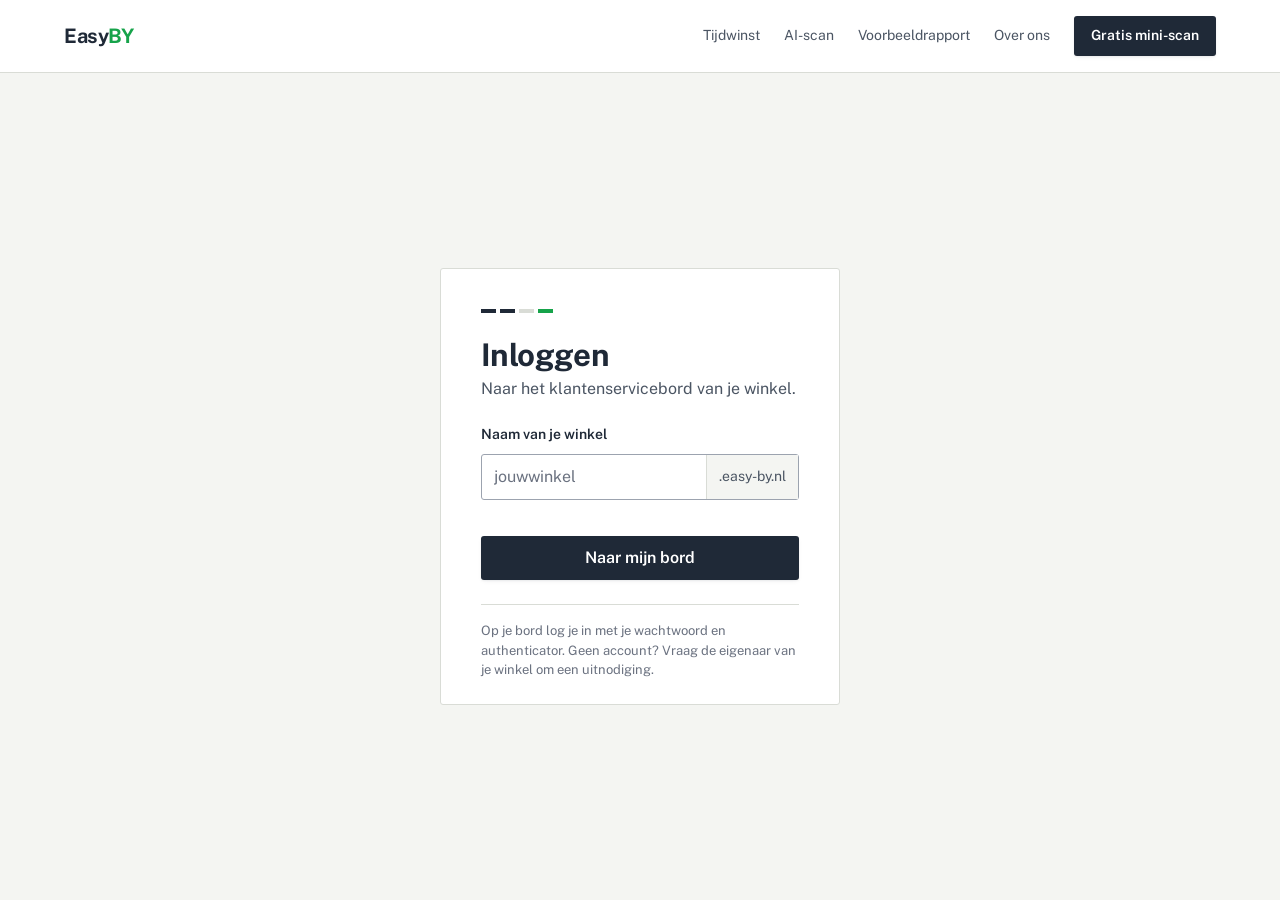
<file: inloggen.html>
<!doctype html>
<html lang="nl">
<head>
  <meta charset="utf-8">
  <meta name="viewport" content="width=device-width, initial-scale=1">
  <title>Inloggen bij EasyBY</title>
  <meta name="description" content="Ga naar het klantenservicebord van je winkel.">
  <link rel="icon" href="/favicon.svg" type="image/svg+xml">
  <link rel="apple-touch-icon" href="/apple-touch-icon.png">
  <!-- Meting zonder cookies (GoatCounter, dashboard: easyby.goatcounter.com). Leeg = geen meting. -->
  <meta name="goatcounter" content="easyby">
  <meta name="theme-color" content="#1f2937">
  <meta property="og:type" content="website">
  <meta property="og:locale" content="nl_NL">
  <meta property="og:site_name" content="EasyBY">
  <meta property="og:title" content="Inloggen bij EasyBY">
  <meta property="og:description" content="Ga naar het klantenservicebord van je winkel.">
  <meta property="og:url" content="https://easy-by.nl/inloggen.html">
  <meta property="og:image" content="https://easy-by.nl/og.png">
  <meta property="og:image:width" content="1200">
  <meta property="og:image:height" content="630">
  <meta name="twitter:card" content="summary_large_image">
  <link rel="preload" href="fonts/public-sans-latin.woff2" as="font" type="font/woff2" crossorigin>
  <link rel="stylesheet" href="site.css">
  <script src="site.js" defer></script>
</head>
<body>
  <header class="nav">
    <div class="container nav__in">
      <a class="wordmark" href="index.html" aria-label="EasyBY, naar de voorpagina">Easy<span>BY</span></a>
      <nav class="nav__links" aria-label="Hoofdmenu">
        <a href="tijdwinst.html">Tijdwinst</a>
        <a href="ai-scan.html"><span class="nobr">AI-scan</span></a>
        <a href="voorbeeldrapport.html">Voorbeeldrapport</a>
        <a href="over-ons.html">Over ons</a>
      </nav>
      <a class="btn btn--ink btn--sm nav__cta" href="mini-scan.html">Gratis mini-scan</a>
      <details class="menu">
        <summary class="menu__knop" aria-label="Menu openen"><span class="menu__icoon" aria-hidden="true"><i></i><i></i><i></i></span></summary>
        <nav class="menu__paneel" aria-label="Menu">
          <a href="tijdwinst.html">Tijdwinst</a>
          <a href="ai-scan.html"><span class="nobr">AI-scan</span></a>
          <a href="voorbeeldrapport.html">Voorbeeldrapport</a>
          <a href="over-ons.html">Over ons</a>
          <a class="btn btn--ink" href="mini-scan.html">Gratis mini-scan</a>
        </nav>
      </details>
    </div>
  </header>

  <main class="login">
    <div class="container">
      <form class="tile login__card" id="naar-bord" novalidate>
        <div class="streepjes" aria-hidden="true"><i></i><i></i><i></i><i></i></div>
        <h1>Inloggen</h1>
        <p class="lead">Naar het klantenservicebord van je winkel.</p>

        <div class="field">
          <label for="winkel">Naam van je winkel</label>
          <div class="input" id="winkel-veld">
            <input id="winkel" name="winkel" autocomplete="off" autocapitalize="none" spellcheck="false" placeholder="jouwwinkel" required pattern="[a-z0-9-]+" aria-describedby="winkel-fout">
            <span aria-hidden="true">.easy-by.nl</span>
          </div>
          <p class="error" id="winkel-fout" role="alert"></p>
        </div>

        <button class="btn btn--ink" type="submit">Naar mijn bord</button>

        <p class="login__note">Op je bord log je in met je wachtwoord en authenticator. Geen account? Vraag de eigenaar van je winkel om een uitnodiging.</p>
        <noscript><p class="login__note">Ga direct naar jouwwinkel.easy-by.nl, met de naam van je winkel.</p></noscript>
      </form>
    </div>
  </main>

  <script>
    (function () {
      var form = document.getElementById('naar-bord');
      var input = document.getElementById('winkel');
      var veld = document.getElementById('winkel-veld');
      var fout = document.getElementById('winkel-fout');
      try { var vorige = localStorage.getItem('easyby-winkel'); if (vorige) input.value = vorige; } catch (e) {}

      form.addEventListener('submit', function (e) {
        e.preventDefault();
        // Alleen een geldige subdomeinnaam: kleine letters, cijfers en streepjes.
        var naam = input.value.trim().toLowerCase().replace(/\.easy-by\.nl$/, '');
        if (!/^[a-z0-9](?:[a-z0-9-]{0,61}[a-z0-9])?$/.test(naam) || naam === 'www') {
          veld.setAttribute('data-invalid', '');
          fout.textContent = 'Gebruik alleen kleine letters, cijfers en streepjes, zoals jouwwinkel.';
          input.focus();
          return;
        }
        veld.removeAttribute('data-invalid');
        fout.textContent = '';
        try { localStorage.setItem('easyby-winkel', naam); } catch (e) {}
        window.location.href = 'https://' + naam + '.easy-by.nl/';
      });
    })();
  </script>
</body>
</html>
</file>
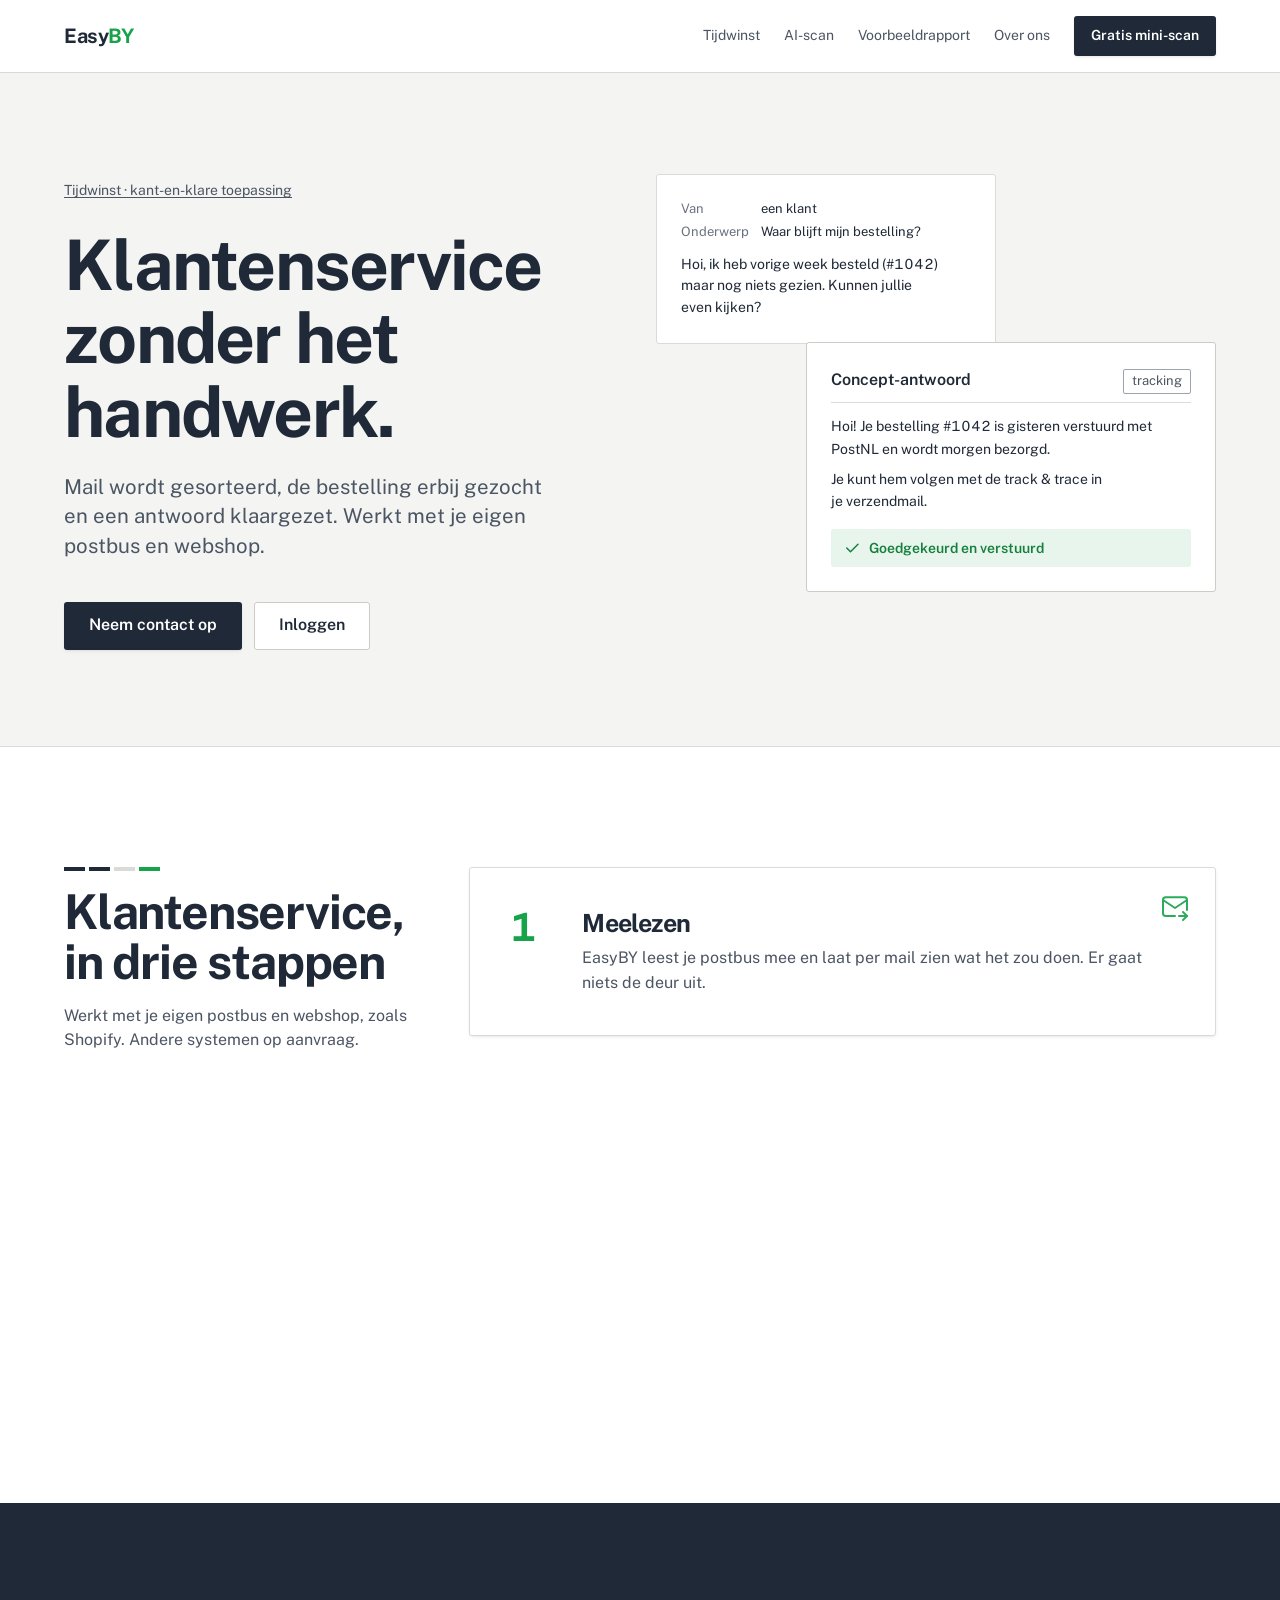
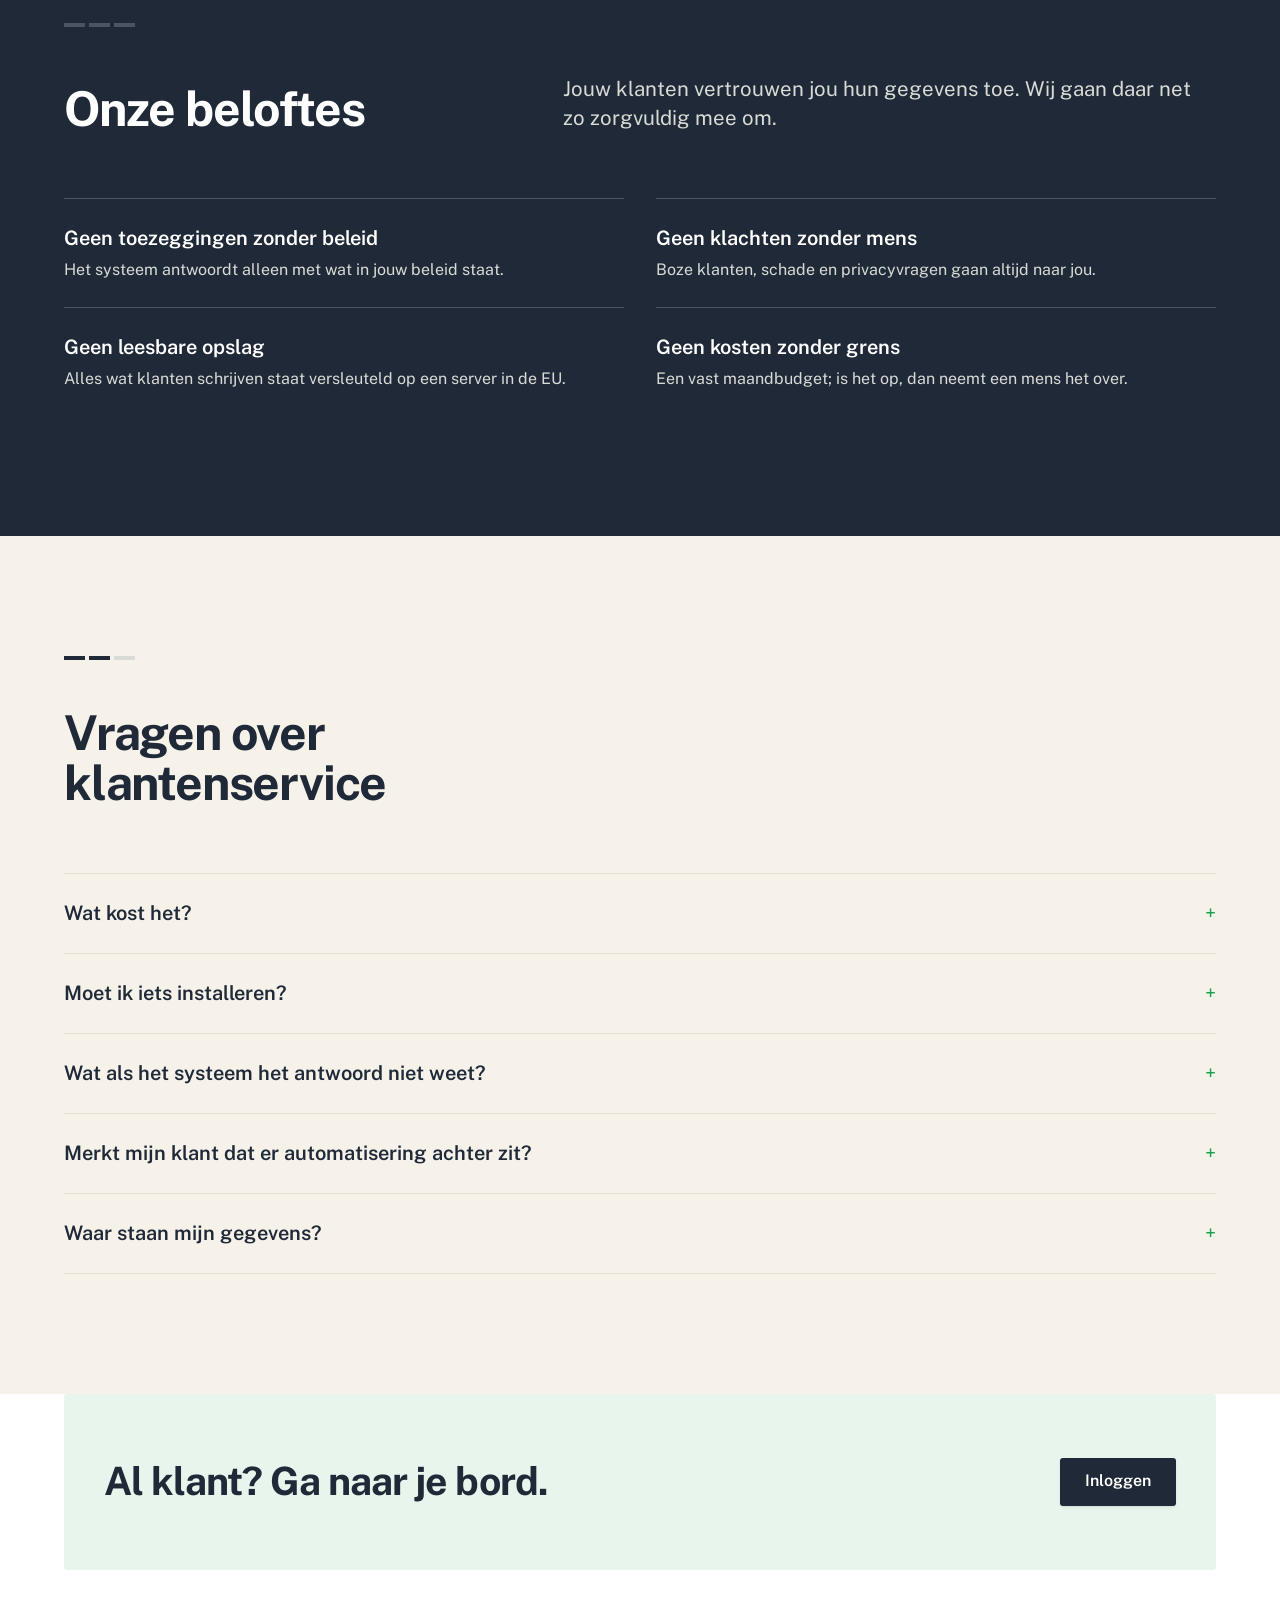
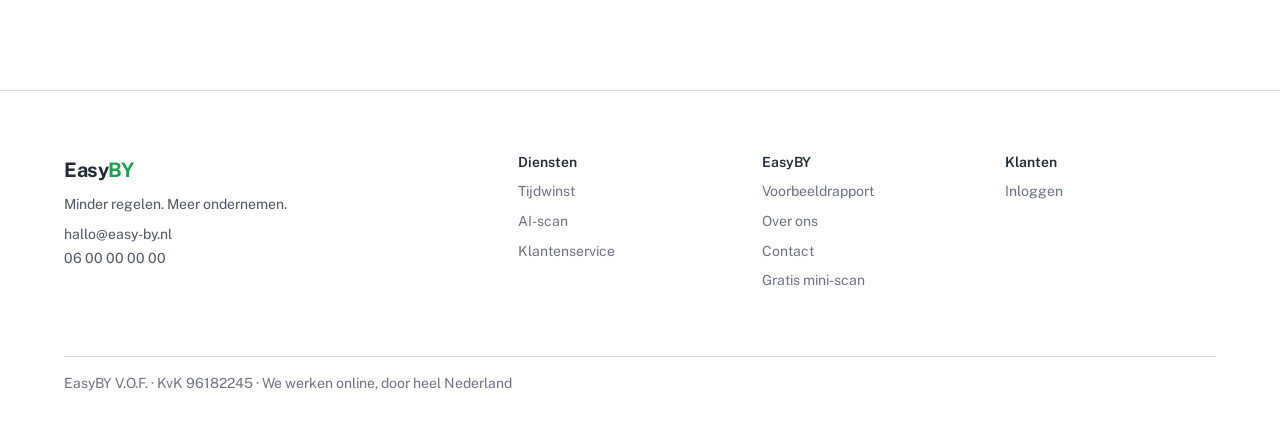
<file: klantenservice.html>
<!doctype html>
<html lang="nl">
<head>
  <meta charset="utf-8">
  <meta name="viewport" content="width=device-width, initial-scale=1">
  <title>Klantenservice automatiseren · EasyBY</title>
  <meta name="description" content="EasyBY sorteert je klantenservice-mail, zoekt de bestelling erbij en zet een antwoord klaar. Werkt met je eigen postbus en webshop, zoals Shopify.">
  <link rel="icon" href="/favicon.svg" type="image/svg+xml">
  <link rel="apple-touch-icon" href="/apple-touch-icon.png">
  <!-- Meting zonder cookies (GoatCounter, dashboard: easyby.goatcounter.com). Leeg = geen meting. -->
  <meta name="goatcounter" content="easyby">
  <meta name="theme-color" content="#1f2937">
  <meta property="og:type" content="website">
  <meta property="og:locale" content="nl_NL">
  <meta property="og:site_name" content="EasyBY">
  <meta property="og:title" content="Klantenservice automatiseren · EasyBY">
  <meta property="og:description" content="EasyBY sorteert je klantenservice-mail, zoekt de bestelling erbij en zet een antwoord klaar. Werkt met je eigen postbus en webshop, zoals Shopify.">
  <meta property="og:url" content="https://easy-by.nl/klantenservice.html">
  <meta property="og:image" content="https://easy-by.nl/og.png">
  <meta property="og:image:width" content="1200">
  <meta property="og:image:height" content="630">
  <meta name="twitter:card" content="summary_large_image">
  <link rel="preload" href="fonts/public-sans-latin.woff2" as="font" type="font/woff2" crossorigin>
  <link rel="stylesheet" href="site.css">
  <script src="site.js" defer></script>
  <script type="application/ld+json">
{
  "@context": "https://schema.org",
  "@graph": [
    {
      "@type": "FAQPage",
      "mainEntity": [
        {
          "@type": "Question",
          "name": "Wat kost het?",
          "acceptedAnswer": {
            "@type": "Answer",
            "text": "Klantenservice is maatwerk. De prijs hangt af van de instellingen en het aantal mails per maand. Je krijgt vooraf een voorstel."
          }
        },
        {
          "@type": "Question",
          "name": "Moet ik iets installeren?",
          "acceptedAnswer": {
            "@type": "Answer",
            "text": "Nee. Je logt in op je eigen omgeving via de browser en koppelt daar je postbus en winkel."
          }
        },
        {
          "@type": "Question",
          "name": "Wat als het systeem het antwoord niet weet?",
          "acceptedAnswer": {
            "@type": "Answer",
            "text": "Dan legt het de mail aan jou voor. Het verzint niets en vraagt zo nodig om een ordernummer."
          }
        },
        {
          "@type": "Question",
          "name": "Merkt mijn klant dat er automatisering achter zit?",
          "acceptedAnswer": {
            "@type": "Answer",
            "text": "Antwoorden gaan uit vanaf je eigen adres, in jouw toon en ondertekend met je team."
          }
        },
        {
          "@type": "Question",
          "name": "Waar staan mijn gegevens?",
          "acceptedAnswer": {
            "@type": "Answer",
            "text": "Op een eigen, afgeschermde omgeving per winkel, versleuteld, op een server in de EU."
          }
        }
      ]
    }
  ]
}
  </script>
</head>
<body>
  <header class="nav">
    <div class="container nav__in">
      <a class="wordmark" href="index.html" aria-label="EasyBY, naar de voorpagina">Easy<span>BY</span></a>
      <nav class="nav__links" aria-label="Hoofdmenu">
        <a href="tijdwinst.html">Tijdwinst</a>
        <a href="ai-scan.html"><span class="nobr">AI-scan</span></a>
        <a href="voorbeeldrapport.html">Voorbeeldrapport</a>
        <a href="over-ons.html">Over ons</a>
      </nav>
      <a class="btn btn--ink btn--sm nav__cta" href="mini-scan.html">Gratis mini-scan</a>
      <details class="menu">
        <summary class="menu__knop" aria-label="Menu openen"><span class="menu__icoon" aria-hidden="true"><i></i><i></i><i></i></span></summary>
        <nav class="menu__paneel" aria-label="Menu">
          <a href="tijdwinst.html">Tijdwinst</a>
          <a href="ai-scan.html"><span class="nobr">AI-scan</span></a>
          <a href="voorbeeldrapport.html">Voorbeeldrapport</a>
          <a href="over-ons.html">Over ons</a>
          <a class="btn btn--ink" href="mini-scan.html">Gratis mini-scan</a>
        </nav>
      </details>
    </div>
  </header>

  <main>
    <section class="hero">
      <div class="container hero__grid">
        <div>
          <a class="crumb" href="tijdwinst.html">Tijdwinst · kant-en-klare toepassing</a>
          <h1 class="breed">Klantenservice zonder het handwerk.</h1>
          <p class="lead">Mail wordt gesorteerd, de bestelling erbij gezocht en een antwoord klaargezet. Werkt met je eigen postbus en webshop.</p>
          <div class="actions">
            <a class="btn btn--ink" href="mailto:hallo@easy-by.nl?subject=Klantenservice%20automatiseren">Neem contact op</a>
            <a class="btn btn--line" href="inloggen.html">Inloggen</a>
          </div>
        </div>

        <figure class="paperwork" aria-label="Een klantmail en het concept-antwoord dat EasyBY klaarzet">
          <div class="tile mail">
            <dl class="meta">
              <dt>Van</dt><dd>een klant</dd>
              <dt>Onderwerp</dt><dd>Waar blijft mijn bestelling?</dd>
            </dl>
            <p>Hoi, ik heb vorige week besteld (<span class="num">#1042</span>) maar nog niets gezien. Kunnen jullie even kijken?</p>
          </div>
          <div class="tile sheet">
            <div class="sheet__head"><strong>Concept-antwoord</strong> <span class="chip">tracking</span></div>
            <p>Hoi! Je bestelling <span class="num">#1042</span> is gisteren verstuurd met PostNL en wordt morgen bezorgd.</p>
            <p>Je kunt hem volgen met de track &amp; trace in je verzendmail.</p>
            <div class="settled">
              <svg viewBox="0 0 24 24" fill="none" stroke="currentColor" stroke-width="2" stroke-linecap="round" stroke-linejoin="round" aria-hidden="true"><path d="M5 12l5 5l10 -10"/></svg>
              Goedgekeurd en verstuurd
            </div>
          </div>
        </figure>
      </div>
    </section>

    <section class="section" id="klantenservice">
      <div class="container run">
        <div class="run__intro">
          <div class="streepjes streepjes--kop" aria-hidden="true"><i></i><i></i><i></i><i></i></div>
          <h2>Klantenservice, in drie stappen</h2>
          <p>Werkt met je eigen postbus en webshop, zoals Shopify. Andere systemen op aanvraag.</p>
        </div>
        <ol class="steps">
          <li class="tile step reveal"><svg class="step__icoon" viewBox="0 0 24 24" fill="none" stroke="currentColor" stroke-width="1.5" stroke-linecap="round" stroke-linejoin="round" aria-hidden="true"><path d="M12 18h-7a2 2 0 0 1 -2 -2v-10a2 2 0 0 1 2 -2h14a2 2 0 0 1 2 2v7.5" /><path d="M3 6l9 6l9 -6" /><path d="M15 18h6" /><path d="M18 15l3 3l-3 3" /></svg>
            <h3>Meelezen</h3>
            <p>EasyBY leest je postbus mee en laat per mail zien wat het zou doen. Er gaat niets de deur uit.</p>
          </li>
          <li class="tile step reveal"><svg class="step__icoon" viewBox="0 0 24 24" fill="none" stroke="currentColor" stroke-width="1.5" stroke-linecap="round" stroke-linejoin="round" aria-hidden="true"><path d="M21 14l-3 -3h-7a1 1 0 0 1 -1 -1v-6a1 1 0 0 1 1 -1h9a1 1 0 0 1 1 1v10" /><path d="M14 15v2a1 1 0 0 1 -1 1h-7l-3 3v-10a1 1 0 0 1 1 -1h2" /></svg>
            <h3>Concepten</h3>
            <p>Bij elke vraag staat een antwoord klaar. Jij leest, past aan en verstuurt.</p>
          </li>
          <li class="tile step reveal"><svg class="step__icoon" viewBox="0 0 24 24" fill="none" stroke="currentColor" stroke-width="1.5" stroke-linecap="round" stroke-linejoin="round" aria-hidden="true"><path d="M6 6a2 2 0 0 1 2 -2h8a2 2 0 0 1 2 2v4a2 2 0 0 1 -2 2h-8a2 2 0 0 1 -2 -2l0 -4" /><path d="M12 2v2" /><path d="M9 12v9" /><path d="M15 12v9" /><path d="M5 16l4 -2" /><path d="M15 14l4 2" /><path d="M9 18h6" /><path d="M10 8v.01" /><path d="M14 8v.01" /></svg>
            <h3>Automatisch</h3>
            <p>Vertrouw je een soort vraag, zoals track &amp; trace? Dan gaat dat antwoord voortaan vanzelf.</p>
          </li>
        </ol>
      </div>
    </section>

    <section class="section board">
      <div class="container">
        <div class="section__head">
          <div class="streepjes streepjes--kop" aria-hidden="true"><i></i><i></i><i></i><i></i></div>
          <h2>Onze beloftes</h2>
          <p class="lead">Jouw klanten vertrouwen jou hun gegevens toe. Wij gaan daar net zo zorgvuldig mee om.</p>
        </div>
        <ul class="never">
          <li><strong>Geen toezeggingen zonder beleid</strong><span>Het systeem antwoordt alleen met wat in jouw beleid staat.</span></li>
          <li><strong>Geen klachten zonder mens</strong><span>Boze klanten, schade en privacyvragen gaan altijd naar jou.</span></li>
          <li><strong>Geen leesbare opslag</strong><span>Alles wat klanten schrijven staat versleuteld op een server in de EU.</span></li>
          <li><strong>Geen kosten zonder grens</strong><span>Een vast maandbudget; is het op, dan neemt een mens het over.</span></li>
        </ul>
      </div>
    </section>

    <section class="section section--zand" id="vragen">
      <div class="container">
        <div class="section__head">
          <div class="streepjes streepjes--kop" aria-hidden="true"><i></i><i></i><i></i><i></i></div>
          <h2>Vragen over klantenservice</h2>
        </div>
        <div class="faq">
          <details>
            <summary>Wat kost het?</summary>
            <p>Klantenservice is maatwerk. De prijs hangt af van de instellingen en het aantal mails per maand. Je krijgt vooraf een voorstel.</p>
          </details>
          <details>
            <summary>Moet ik iets installeren?</summary>
            <p>Nee. Je logt in op je eigen omgeving via de browser en koppelt daar je postbus en winkel.</p>
          </details>
          <details>
            <summary>Wat als het systeem het antwoord niet weet?</summary>
            <p>Dan legt het de mail aan jou voor. Het verzint niets en vraagt zo nodig om een ordernummer.</p>
          </details>
          <details>
            <summary>Merkt mijn klant dat er automatisering achter zit?</summary>
            <p>Antwoorden gaan uit vanaf je eigen adres, in jouw toon en ondertekend met je team.</p>
          </details>
          <details>
            <summary>Waar staan mijn gegevens?</summary>
            <p>Op een eigen, afgeschermde omgeving per winkel, versleuteld, op een server in de EU.</p>
          </details>
        </div>
      </div>
    </section>

    <section class="band">
      <div class="container">
        <div class="band__in">
          <h2>Al klant? Ga naar je bord.</h2>
          <a class="btn btn--ink" href="inloggen.html">Inloggen</a>
        </div>
      </div>
    </section>
  </main>

  <div class="sticky-cta" data-sticky>
    <a class="btn btn--ink" href="mailto:hallo@easy-by.nl?subject=Klantenservice%20automatiseren">Neem contact op</a>
  </div>

  <footer class="footer">
    <div class="container">
      <div class="footer__grid footer__grid--4">
        <div>
          <a class="wordmark" href="index.html" aria-label="EasyBY, naar de voorpagina">Easy<span>BY</span></a>
          <p>Minder regelen. Meer ondernemen.</p>
          <!-- MOCK: contactgegevens zijn voorbeeldwaarden -->
          <p class="footer__contact"><a href="mailto:hallo@easy-by.nl">hallo@easy-by.nl</a><br><a href="tel:+31600000000">06 00 00 00 00</a></p>
        </div>
        <div>
          <h2>Diensten</h2>
          <ul>
            <li><a href="tijdwinst.html">Tijdwinst</a></li>
            <li><a href="ai-scan.html"><span class="nobr">AI-scan</span></a></li>
            <li><a href="klantenservice.html">Klantenservice</a></li>
          </ul>
        </div>
        <div>
          <h2>EasyBY</h2>
          <ul>
            <li><a href="voorbeeldrapport.html">Voorbeeldrapport</a></li>
            <li><a href="over-ons.html">Over ons</a></li>
            <li><a href="over-ons.html#contact">Contact</a></li>
            <li><a href="mini-scan.html">Gratis <span class="nobr">mini-scan</span></a></li>
          </ul>
        </div>
        <div>
          <h2>Klanten</h2>
          <ul>
            <li><a href="inloggen.html">Inloggen</a></li>
          </ul>
        </div>
      </div>
      <p class="footer__base">EasyBY V.O.F. · KvK 96182245 · We werken online, door heel Nederland</p>
    </div>
  </footer>
</body>
</html>
</file>
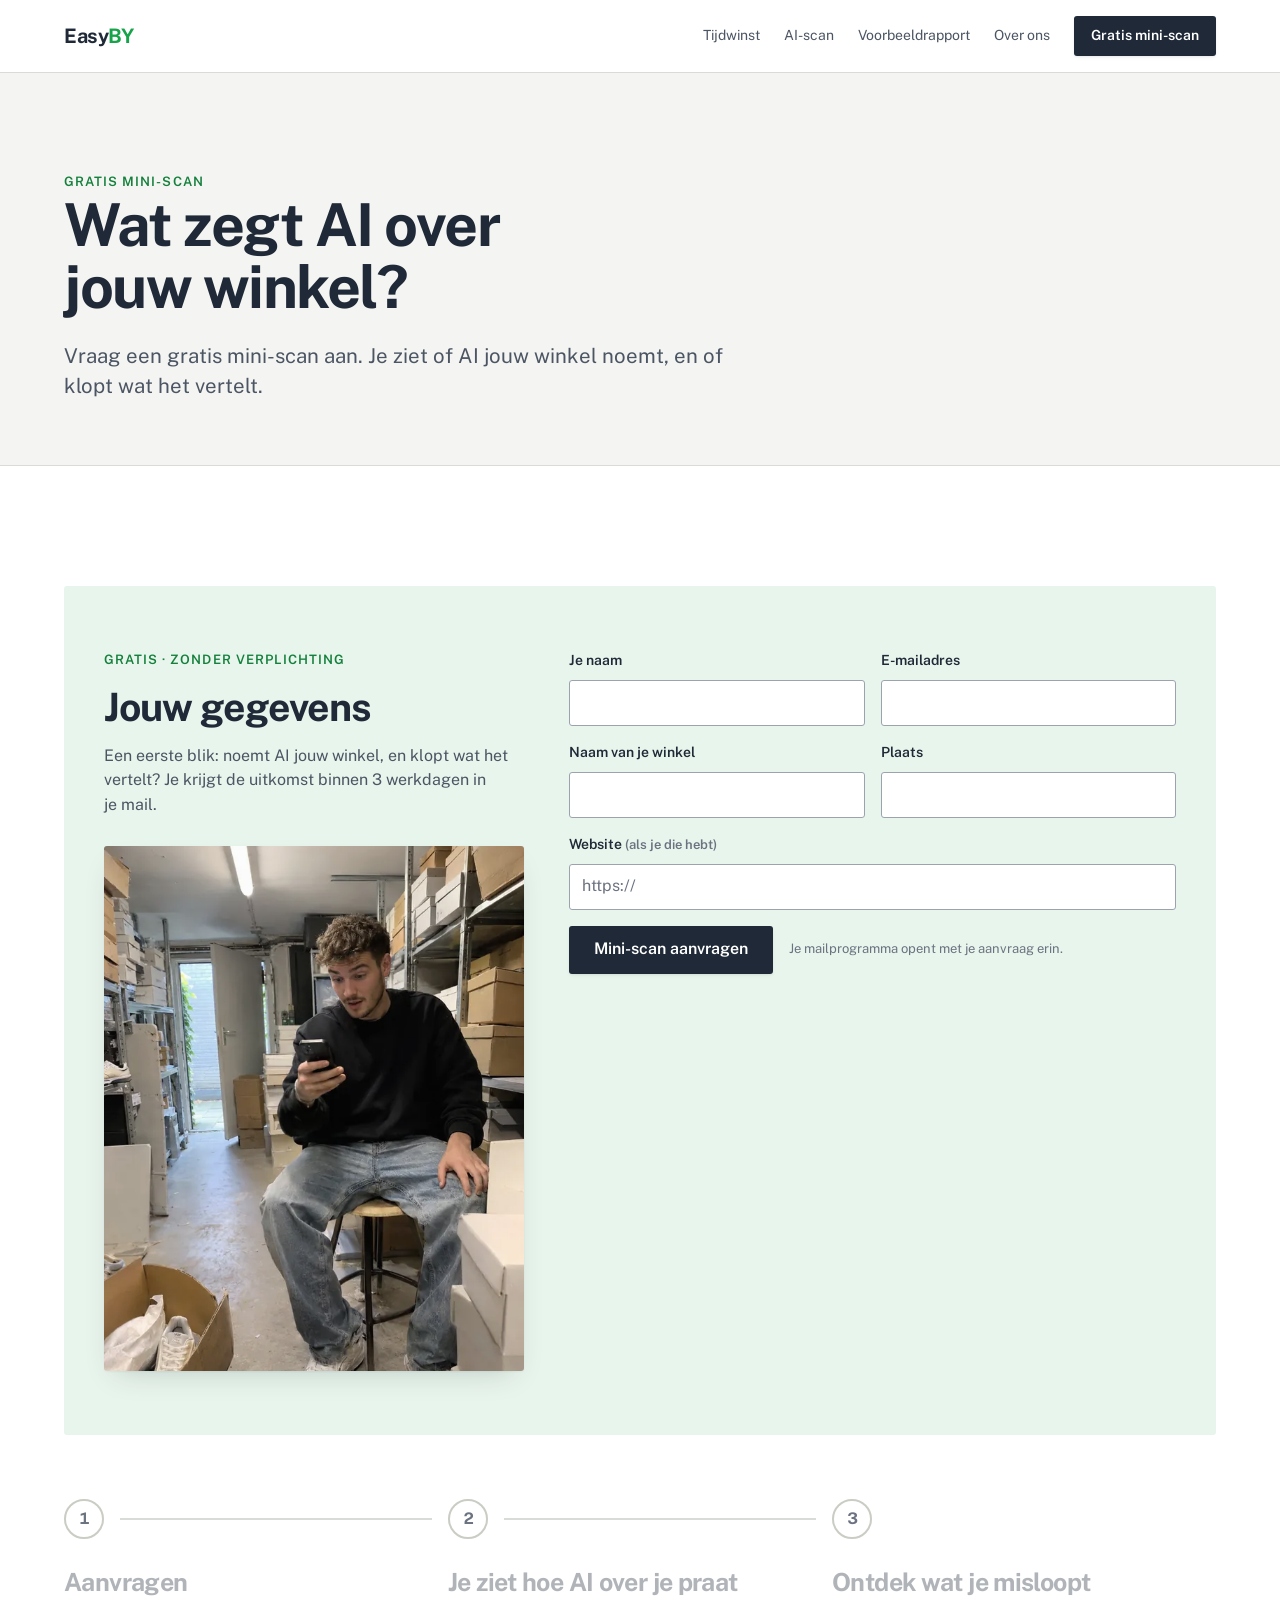
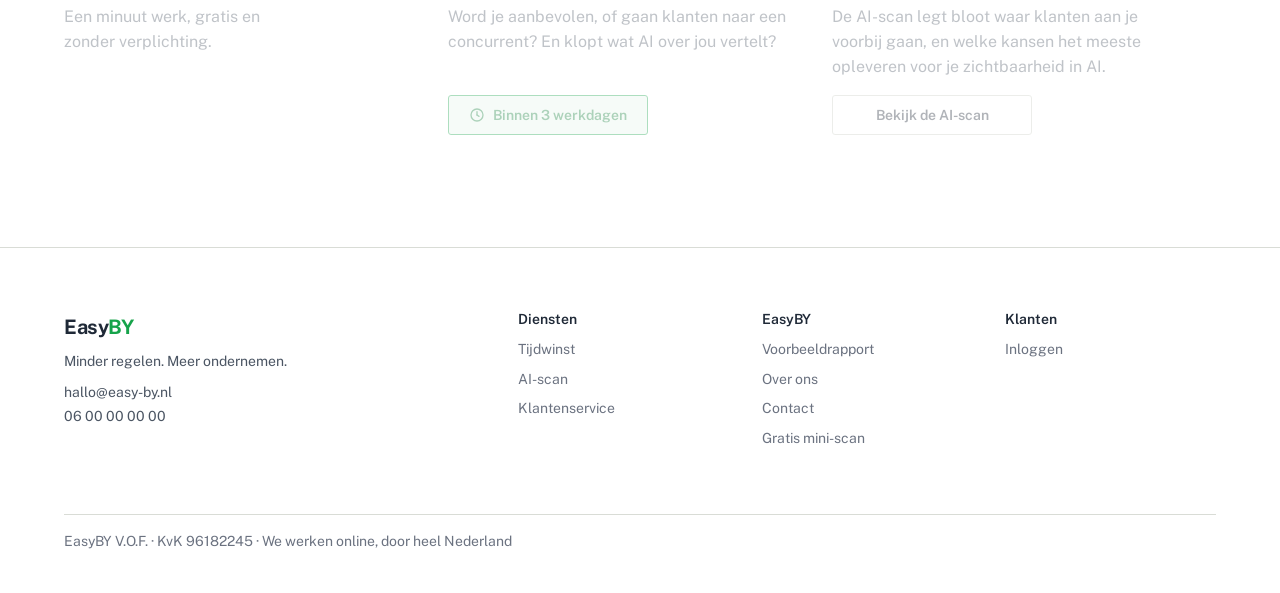
<file: mini-scan.html>
<!doctype html>
<html lang="nl">
<head>
  <meta charset="utf-8">
  <meta name="viewport" content="width=device-width, initial-scale=1">
  <title>Gratis mini-scan · EasyBY</title>
  <meta name="description" content="Vraag een gratis mini-scan aan: zie of AI jouw winkel noemt en of klopt wat het vertelt.">
  <link rel="icon" href="/favicon.svg" type="image/svg+xml">
  <link rel="apple-touch-icon" href="/apple-touch-icon.png">
  <!-- Meting zonder cookies (GoatCounter, dashboard: easyby.goatcounter.com). Leeg = geen meting. -->
  <meta name="goatcounter" content="easyby">
  <meta name="theme-color" content="#1f2937">
  <meta property="og:type" content="website">
  <meta property="og:locale" content="nl_NL">
  <meta property="og:site_name" content="EasyBY">
  <meta property="og:title" content="Gratis mini-scan · EasyBY">
  <meta property="og:description" content="Vraag een gratis mini-scan aan: zie of AI jouw winkel noemt en of klopt wat het vertelt.">
  <meta property="og:url" content="https://easy-by.nl/mini-scan.html">
  <meta property="og:image" content="https://easy-by.nl/og.png">
  <meta property="og:image:width" content="1200">
  <meta property="og:image:height" content="630">
  <meta name="twitter:card" content="summary_large_image">
  <link rel="preload" href="fonts/public-sans-latin.woff2" as="font" type="font/woff2" crossorigin>
  <link rel="stylesheet" href="site.css">
  <script src="site.js" defer></script>
</head>
<body>
  <header class="nav">
    <div class="container nav__in">
      <a class="wordmark" href="index.html" aria-label="EasyBY, naar de voorpagina">Easy<span>BY</span></a>
      <nav class="nav__links" aria-label="Hoofdmenu">
        <a href="tijdwinst.html">Tijdwinst</a>
        <a href="ai-scan.html"><span class="nobr">AI-scan</span></a>
        <a href="voorbeeldrapport.html">Voorbeeldrapport</a>
        <a href="over-ons.html">Over ons</a>
      </nav>
      <a class="btn btn--ink btn--sm nav__cta" href="mini-scan.html">Gratis mini-scan</a>
      <details class="menu">
        <summary class="menu__knop" aria-label="Menu openen"><span class="menu__icoon" aria-hidden="true"><i></i><i></i><i></i></span></summary>
        <nav class="menu__paneel" aria-label="Menu">
          <a href="tijdwinst.html">Tijdwinst</a>
          <a href="ai-scan.html"><span class="nobr">AI-scan</span></a>
          <a href="voorbeeldrapport.html">Voorbeeldrapport</a>
          <a href="over-ons.html">Over ons</a>
          <a class="btn btn--ink" href="mini-scan.html">Gratis mini-scan</a>
        </nav>
      </details>
    </div>
  </header>

  <main>
    <section class="intro">
      <div class="container">
        <span class="label label--green eyebrow">Gratis <span class="nobr">mini-scan</span></span>
        <h1>Wat zegt AI over jouw winkel?</h1>
        <p class="lead">Vraag een gratis <span class="nobr">mini-scan</span> aan. Je ziet of AI jouw winkel noemt, en of klopt wat het vertelt.</p>
      </div>
    </section>
    <section class="section">
      <div class="container">
        <div class="request">
          <div class="request__text">
            <span class="label label--green">Gratis · zonder verplichting</span>
            <h2>Jouw gegevens</h2>
            <p>Een eerste blik: noemt AI jouw winkel, en klopt wat het vertelt? Je krijgt de uitkomst binnen 3 werkdagen in je mail.</p>
            <img class="request__foto" src="beeld/mini-scan-magazijn-600.webp" srcset="beeld/mini-scan-magazijn-600.webp 600w, beeld/mini-scan-magazijn-1086.webp 1086w" sizes="(max-width: 60rem) 100vw, 420px" width="1086" height="1448" alt="Een jonge winkeleigenaar zit op een krukje in zijn magazijn en kijkt verrast naar zijn telefoon" loading="lazy">
          </div>
          <form id="mini-scan-form">
            <div class="field">
              <label for="ms-naam">Je naam</label>
              <div class="input"><input id="ms-naam" name="naam" autocomplete="name" required></div>
            </div>
            <div class="field">
              <label for="ms-email"><span class="nobr">E-mailadres</span></label>
              <div class="input"><input id="ms-email" name="email" type="email" autocomplete="email" required></div>
            </div>
            <div class="field">
              <label for="ms-winkel">Naam van je winkel</label>
              <div class="input"><input id="ms-winkel" name="winkel" autocomplete="organization" required></div>
            </div>
            <div class="field">
              <label for="ms-plaats">Plaats</label>
              <div class="input"><input id="ms-plaats" name="plaats" autocomplete="address-level2" required></div>
            </div>
            <div class="field field--wide">
              <label for="ms-website">Website <span class="form-note">(als je die hebt)</span></label>
              <div class="input"><input id="ms-website" name="website" type="url" inputmode="url" placeholder="https://"></div>
            </div>
            <div class="form-actions">
              <button class="btn btn--ink" type="submit">Mini-scan aanvragen</button>
              <p class="form-note">Je mailprogramma opent met je aanvraag erin.</p>
            </div>
          </form>
        </div>
        <ol class="timeline" aria-label="Zo werkt de mini-scan">
          <li>
            <span class="timeline__dot" aria-hidden="true">1</span>
            <h3>Aanvragen</h3>
            <p>Een minuut werk, gratis en zonder verplichting.</p>
          </li>
          <li>
            <span class="timeline__dot" aria-hidden="true">2</span>
            <h3>Je ziet hoe AI over je praat</h3>
            <p>Word je aanbevolen, of gaan klanten naar een concurrent? En klopt wat AI over jou vertelt?</p>
            <span class="timeline__tag"><svg viewBox="0 0 24 24" fill="none" stroke="currentColor" stroke-width="2" stroke-linecap="round" stroke-linejoin="round" aria-hidden="true"><path d="M3 12a9 9 0 1 0 18 0a9 9 0 1 0 -18 0" /><path d="M12 12l3 2" /><path d="M12 7v5" /></svg>Binnen 3 werkdagen</span>
          </li>
          <li>
            <span class="timeline__dot" aria-hidden="true">3</span>
            <h3>Ontdek wat je misloopt</h3>
            <p>De <span class="nobr">AI-scan</span> legt bloot waar klanten aan je voorbij gaan, en welke kansen het meeste opleveren voor je zichtbaarheid in AI.</p>
            <a class="btn btn--line btn--sm" href="ai-scan.html">Bekijk de AI-scan</a>
          </li>
        </ol>
      </div>
    </section>
  </main>

  <footer class="footer">
    <div class="container">
      <div class="footer__grid footer__grid--4">
        <div>
          <a class="wordmark" href="index.html" aria-label="EasyBY, naar de voorpagina">Easy<span>BY</span></a>
          <p>Minder regelen. Meer ondernemen.</p>
          <!-- MOCK: contactgegevens zijn voorbeeldwaarden -->
          <p class="footer__contact"><a href="mailto:hallo@easy-by.nl">hallo@easy-by.nl</a><br><a href="tel:+31600000000">06 00 00 00 00</a></p>
        </div>
        <div>
          <h2>Diensten</h2>
          <ul>
            <li><a href="tijdwinst.html">Tijdwinst</a></li>
            <li><a href="ai-scan.html"><span class="nobr">AI-scan</span></a></li>
            <li><a href="klantenservice.html">Klantenservice</a></li>
          </ul>
        </div>
        <div>
          <h2>EasyBY</h2>
          <ul>
            <li><a href="voorbeeldrapport.html">Voorbeeldrapport</a></li>
            <li><a href="over-ons.html">Over ons</a></li>
            <li><a href="over-ons.html#contact">Contact</a></li>
            <li><a href="mini-scan.html">Gratis <span class="nobr">mini-scan</span></a></li>
          </ul>
        </div>
        <div>
          <h2>Klanten</h2>
          <ul>
            <li><a href="inloggen.html">Inloggen</a></li>
          </ul>
        </div>
      </div>
      <p class="footer__base">EasyBY V.O.F. · KvK 96182245 · We werken online, door heel Nederland</p>
    </div>
  </footer>
  <script>
    (function () {
      var form = document.getElementById('mini-scan-form');
      if (!form) return;
      form.addEventListener('submit', function (e) {
        e.preventDefault();
        if (!form.reportValidity()) return;
        var d = new FormData(form);
        var regels = [
          'Naam: ' + d.get('naam'),
          'Winkel: ' + d.get('winkel'),
          'Plaats: ' + d.get('plaats'),
          'Website: ' + (d.get('website') || '-'),
          'E-mail: ' + d.get('email')
        ];
        window.location.href = 'mailto:hallo@easy-by.nl?subject=' + encodeURIComponent('Aanvraag gratis mini-scan: ' + d.get('winkel')) +
          '&body=' + encodeURIComponent(regels.join('\n'));
      });
    })();
  </script>
</body>
</html>
</file>
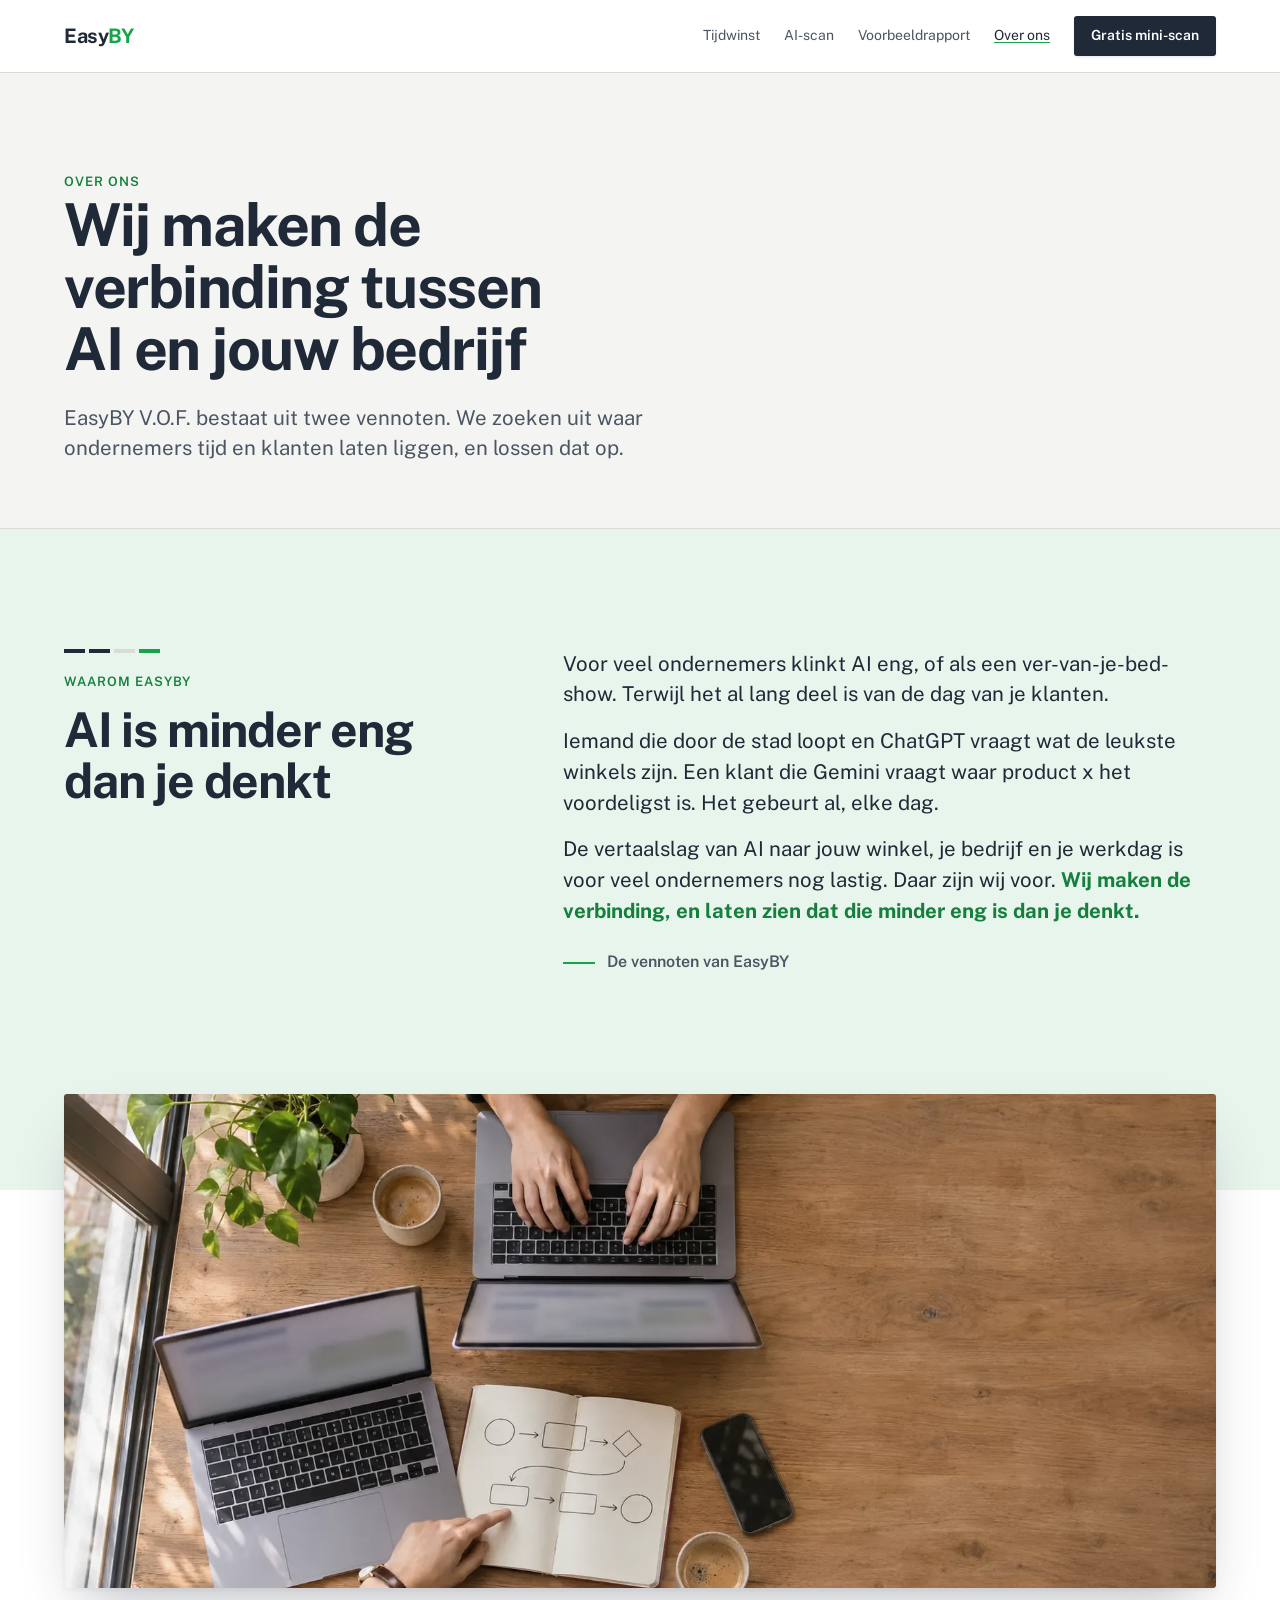
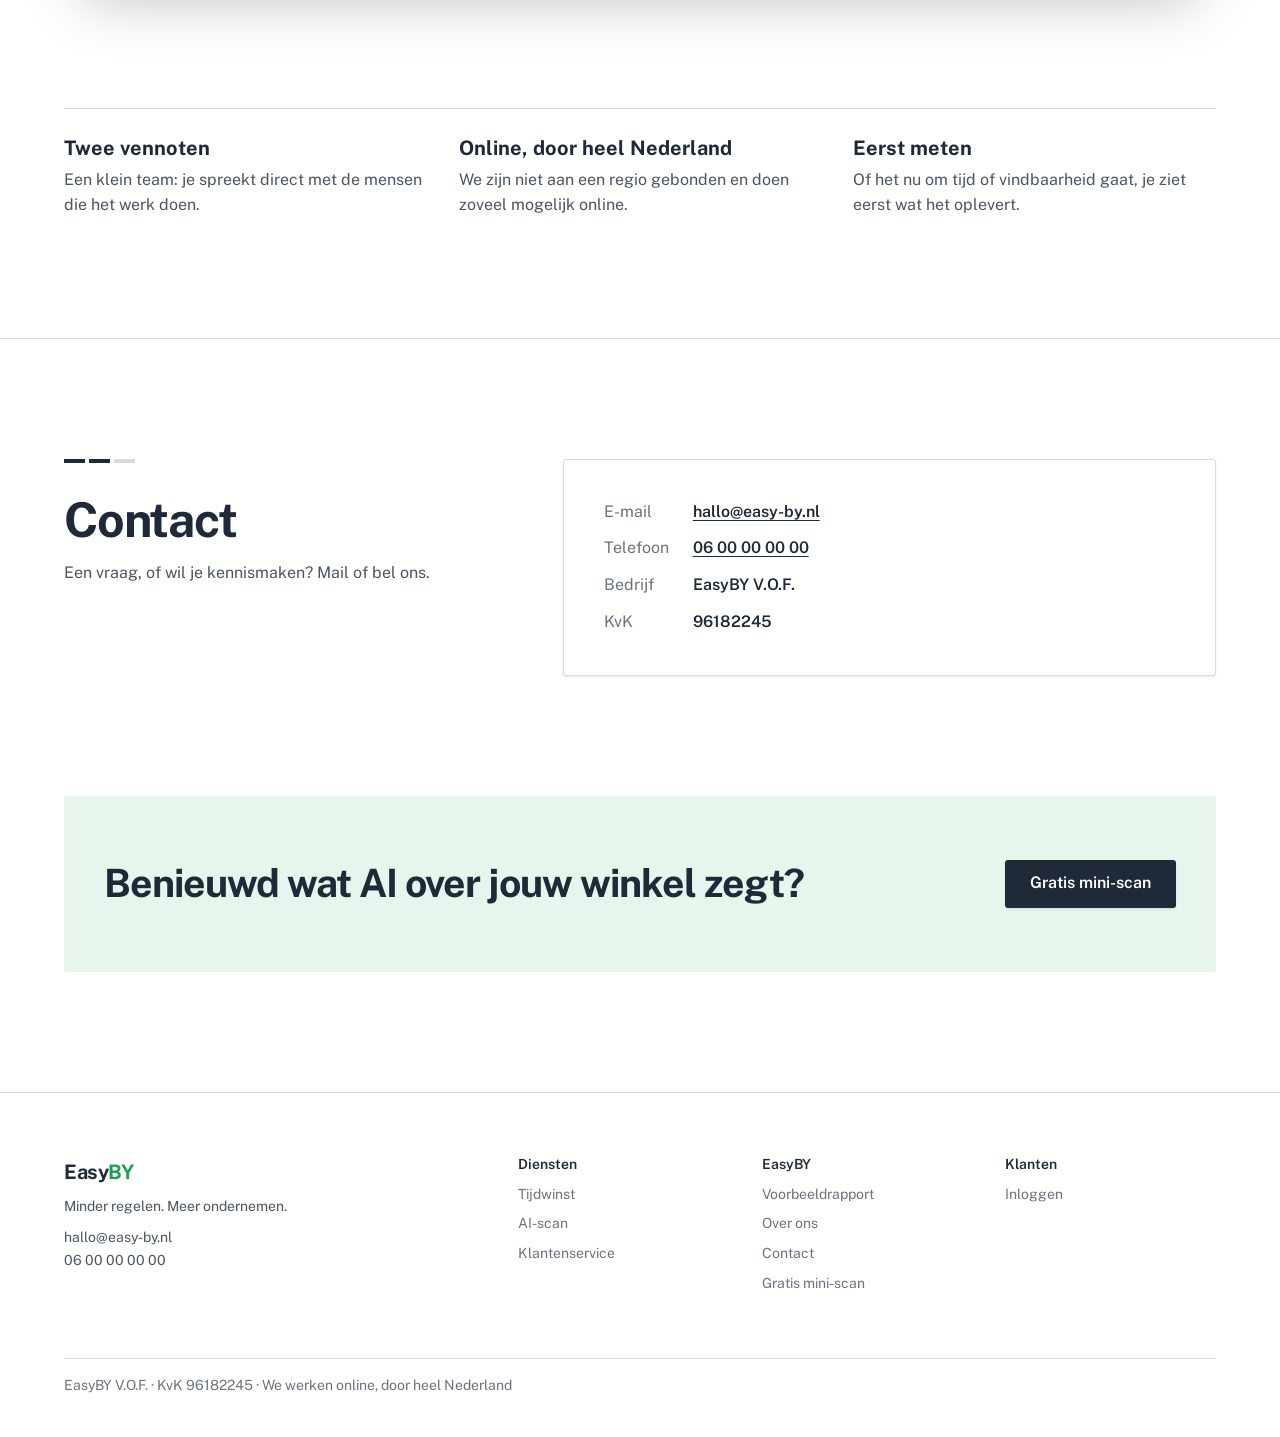
<file: over-ons.html>
<!doctype html>
<html lang="nl">
<head>
  <meta charset="utf-8">
  <meta name="viewport" content="width=device-width, initial-scale=1">
  <title>Over EasyBY</title>
  <meta name="description" content="EasyBY V.O.F.: twee vennoten die ondernemers helpen met automatisering en AI-vindbaarheid. Online, door heel Nederland.">
  <link rel="icon" href="/favicon.svg" type="image/svg+xml">
  <link rel="apple-touch-icon" href="/apple-touch-icon.png">
  <!-- Meting zonder cookies (GoatCounter, dashboard: easyby.goatcounter.com). Leeg = geen meting. -->
  <meta name="goatcounter" content="easyby">
  <meta name="theme-color" content="#1f2937">
  <meta property="og:type" content="website">
  <meta property="og:locale" content="nl_NL">
  <meta property="og:site_name" content="EasyBY">
  <meta property="og:title" content="Over EasyBY">
  <meta property="og:description" content="EasyBY V.O.F.: twee vennoten die ondernemers helpen met automatisering en AI-vindbaarheid. Online, door heel Nederland.">
  <meta property="og:url" content="https://easy-by.nl/over-ons.html">
  <meta property="og:image" content="https://easy-by.nl/og.png">
  <meta property="og:image:width" content="1200">
  <meta property="og:image:height" content="630">
  <meta name="twitter:card" content="summary_large_image">
  <link rel="preload" href="fonts/public-sans-latin.woff2" as="font" type="font/woff2" crossorigin>
  <link rel="stylesheet" href="site.css">
  <script src="site.js" defer></script>
</head>
<body>
  <header class="nav">
    <div class="container nav__in">
      <a class="wordmark" href="index.html" aria-label="EasyBY, naar de voorpagina">Easy<span>BY</span></a>
      <nav class="nav__links" aria-label="Hoofdmenu">
        <a href="tijdwinst.html">Tijdwinst</a>
        <a href="ai-scan.html"><span class="nobr">AI-scan</span></a>
        <a href="voorbeeldrapport.html">Voorbeeldrapport</a>
        <a href="over-ons.html" aria-current="page">Over ons</a>
      </nav>
      <a class="btn btn--ink btn--sm nav__cta" href="mini-scan.html">Gratis mini-scan</a>
      <details class="menu">
        <summary class="menu__knop" aria-label="Menu openen"><span class="menu__icoon" aria-hidden="true"><i></i><i></i><i></i></span></summary>
        <nav class="menu__paneel" aria-label="Menu">
          <a href="tijdwinst.html">Tijdwinst</a>
          <a href="ai-scan.html"><span class="nobr">AI-scan</span></a>
          <a href="voorbeeldrapport.html">Voorbeeldrapport</a>
          <a href="over-ons.html" aria-current="page">Over ons</a>
          <a class="btn btn--ink" href="mini-scan.html">Gratis mini-scan</a>
        </nav>
      </details>
    </div>
  </header>

  <main>
    <section class="intro">
      <div class="container">
        <span class="label label--green eyebrow">Over ons</span>
        <h1>Wij maken de verbinding tussen AI en jouw bedrijf</h1>
        <p class="lead">EasyBY V.O.F. bestaat uit twee vennoten. We zoeken uit waar ondernemers tijd en klanten laten liggen, en lossen dat op.</p>
      </div>
    </section>

    <section class="section verhaal" id="waarom">
      <div class="container verhaal__in">
        <div>
          <div class="streepjes streepjes--kop" aria-hidden="true"><i></i><i></i><i></i><i></i></div>
          <span class="label label--green">Waarom EasyBY</span>
          <h2>AI is minder eng dan je denkt</h2>
        </div>
        <div class="verhaal__tekst">
          <p>Voor veel ondernemers klinkt AI eng, of als een ver-van-je-bed-show. Terwijl het al lang deel is van de dag van je klanten.</p>
          <p>Iemand die door de stad loopt en ChatGPT vraagt wat de leukste winkels zijn. Een klant die Gemini vraagt waar product x het voordeligst is. Het gebeurt al, elke dag.</p>
          <p>De vertaalslag van AI naar jouw winkel, je bedrijf en je werkdag is voor veel ondernemers nog lastig. Daar zijn wij voor. <strong>Wij maken de verbinding, en laten zien dat die minder eng is dan je denkt.</strong></p>
          <p class="verhaal__onder">De vennoten van EasyBY</p>
        </div>
      </div>
    </section>

    <div class="fotostrook">
      <div class="container">
        <img src="beeld/over-ons-werkplek-1672.webp" srcset="beeld/over-ons-werkplek-900.webp 900w, beeld/over-ons-werkplek-1672.webp 1672w" sizes="(max-width: 90rem) 100vw, 1312px" width="1672" height="941" alt="Bovenaanzicht van een houten tafel met twee laptops, koffie en een notitieboek met een stappenschema; twee mensen werken samen" loading="lazy">
      </div>
    </div>

    <section class="section section--na-foto">
      <div class="container">
        <ul class="about">
          <li><strong>Twee vennoten</strong><span>Een klein team: je spreekt direct met de mensen die het werk doen.</span></li>
          <li><strong>Online, door heel Nederland</strong><span>We zijn niet aan een regio gebonden en doen zoveel mogelijk online.</span></li>
          <li><strong>Eerst meten</strong><span>Of het nu om tijd of vindbaarheid gaat, je ziet eerst wat het oplevert.</span></li>
        </ul>
      </div>
    </section>

    <section class="section" id="contact">
      <div class="container split">
        <div class="split__text">
          <div class="streepjes streepjes--kop" aria-hidden="true"><i></i><i></i><i></i><i></i></div>
          <h2>Contact</h2>
          <p>Een vraag, of wil je kennismaken? Mail of bel ons.</p>
        </div>
        <!-- MOCK: contactgegevens zijn voorbeeldwaarden -->
        <dl class="tile contact">
          <dt><span class="nobr">E-mail</span></dt><dd><a href="mailto:hallo@easy-by.nl">hallo@easy-by.nl</a></dd>
          <dt>Telefoon</dt><dd><a href="tel:+31600000000">06 00 00 00 00</a></dd>
          <dt>Bedrijf</dt><dd>EasyBY V.O.F.</dd>
          <dt>KvK</dt><dd>96182245</dd>
        </dl>
      </div>
    </section>

    <section class="band">
      <div class="container">
        <div class="band__in">
          <h2>Benieuwd wat AI over jouw winkel zegt?</h2>
          <a class="btn btn--ink" href="mini-scan.html">Gratis mini-scan</a>
        </div>
      </div>
    </section>
  </main>

  <div class="sticky-cta" data-sticky>
    <a class="btn btn--ink" href="mini-scan.html">Gratis mini-scan</a>
  </div>

  <footer class="footer">
    <div class="container">
      <div class="footer__grid footer__grid--4">
        <div>
          <a class="wordmark" href="index.html" aria-label="EasyBY, naar de voorpagina">Easy<span>BY</span></a>
          <p>Minder regelen. Meer ondernemen.</p>
          <!-- MOCK: contactgegevens zijn voorbeeldwaarden -->
          <p class="footer__contact"><a href="mailto:hallo@easy-by.nl">hallo@easy-by.nl</a><br><a href="tel:+31600000000">06 00 00 00 00</a></p>
        </div>
        <div>
          <h2>Diensten</h2>
          <ul>
            <li><a href="tijdwinst.html">Tijdwinst</a></li>
            <li><a href="ai-scan.html"><span class="nobr">AI-scan</span></a></li>
            <li><a href="klantenservice.html">Klantenservice</a></li>
          </ul>
        </div>
        <div>
          <h2>EasyBY</h2>
          <ul>
            <li><a href="voorbeeldrapport.html">Voorbeeldrapport</a></li>
            <li><a href="over-ons.html">Over ons</a></li>
            <li><a href="over-ons.html#contact">Contact</a></li>
            <li><a href="mini-scan.html">Gratis <span class="nobr">mini-scan</span></a></li>
          </ul>
        </div>
        <div>
          <h2>Klanten</h2>
          <ul>
            <li><a href="inloggen.html">Inloggen</a></li>
          </ul>
        </div>
      </div>
      <p class="footer__base">EasyBY V.O.F. · KvK 96182245 · We werken online, door heel Nederland</p>
    </div>
  </footer>
</body>
</html>
</file>
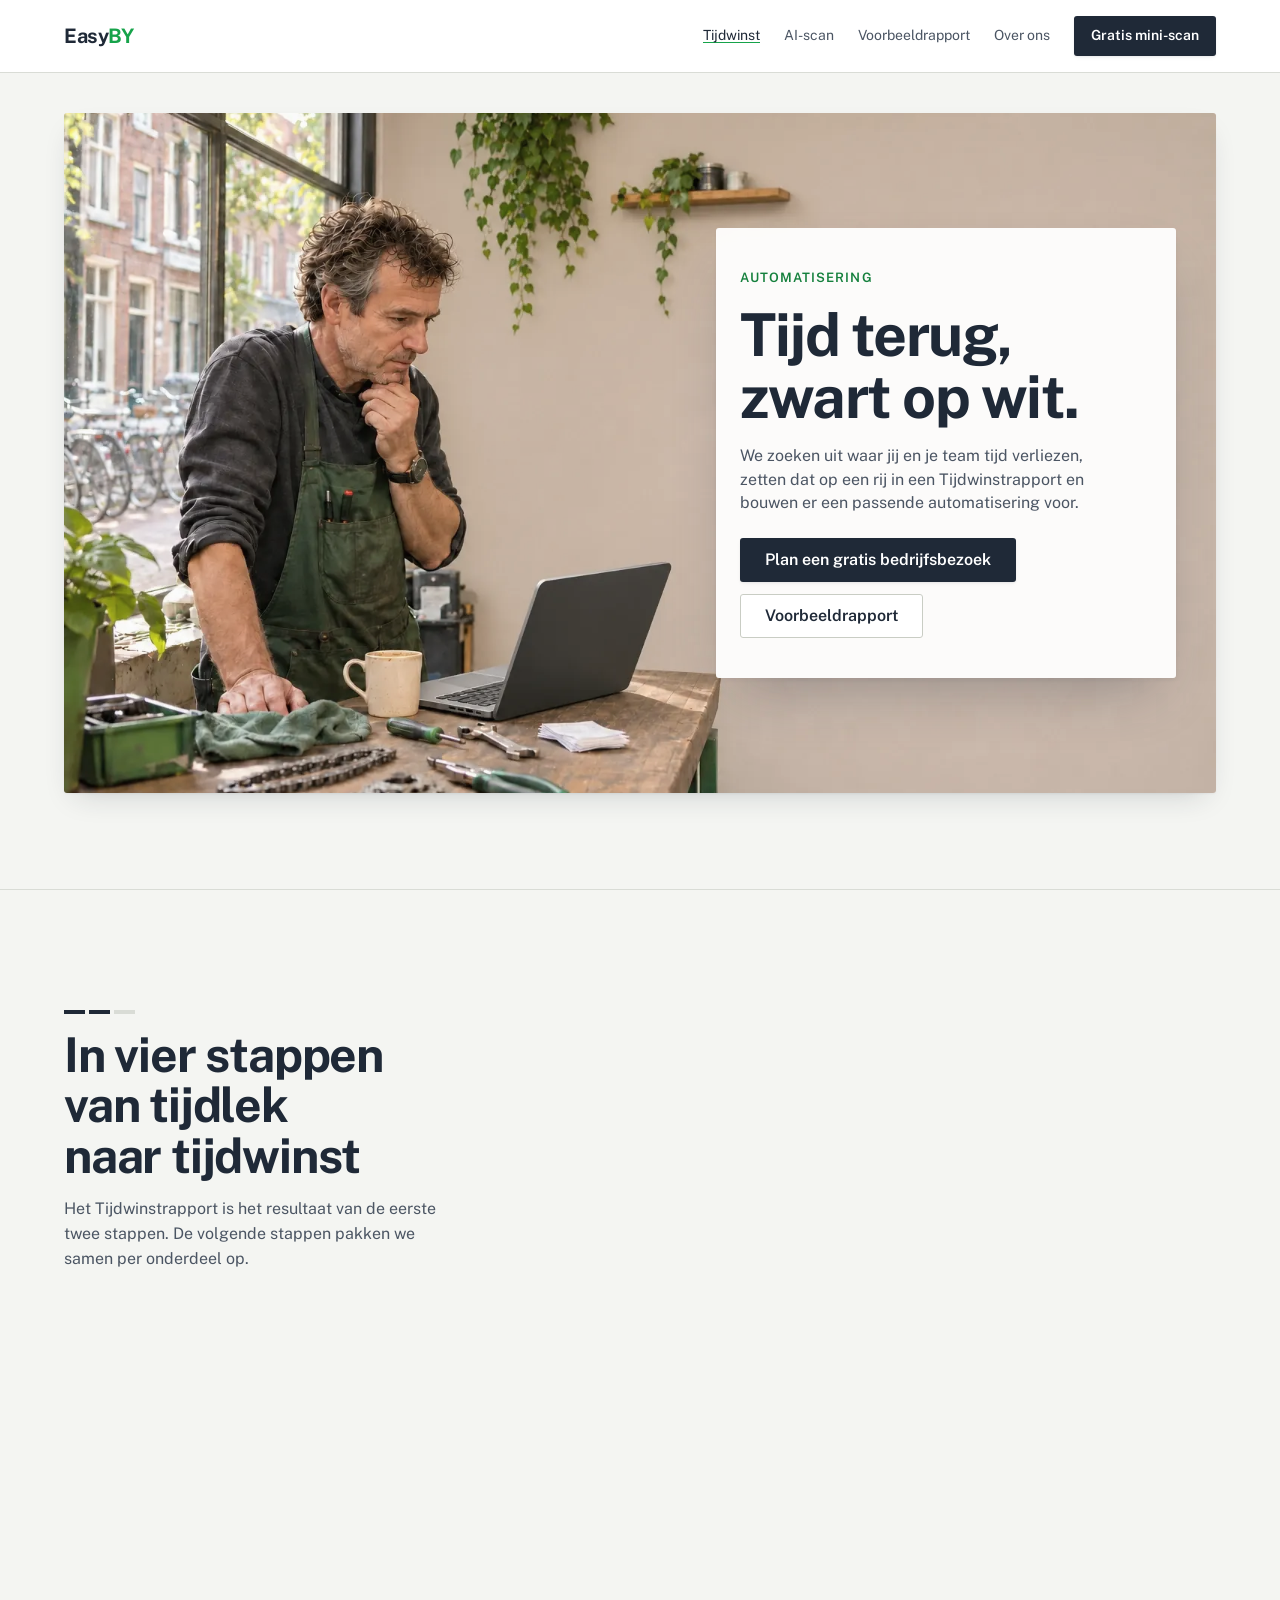
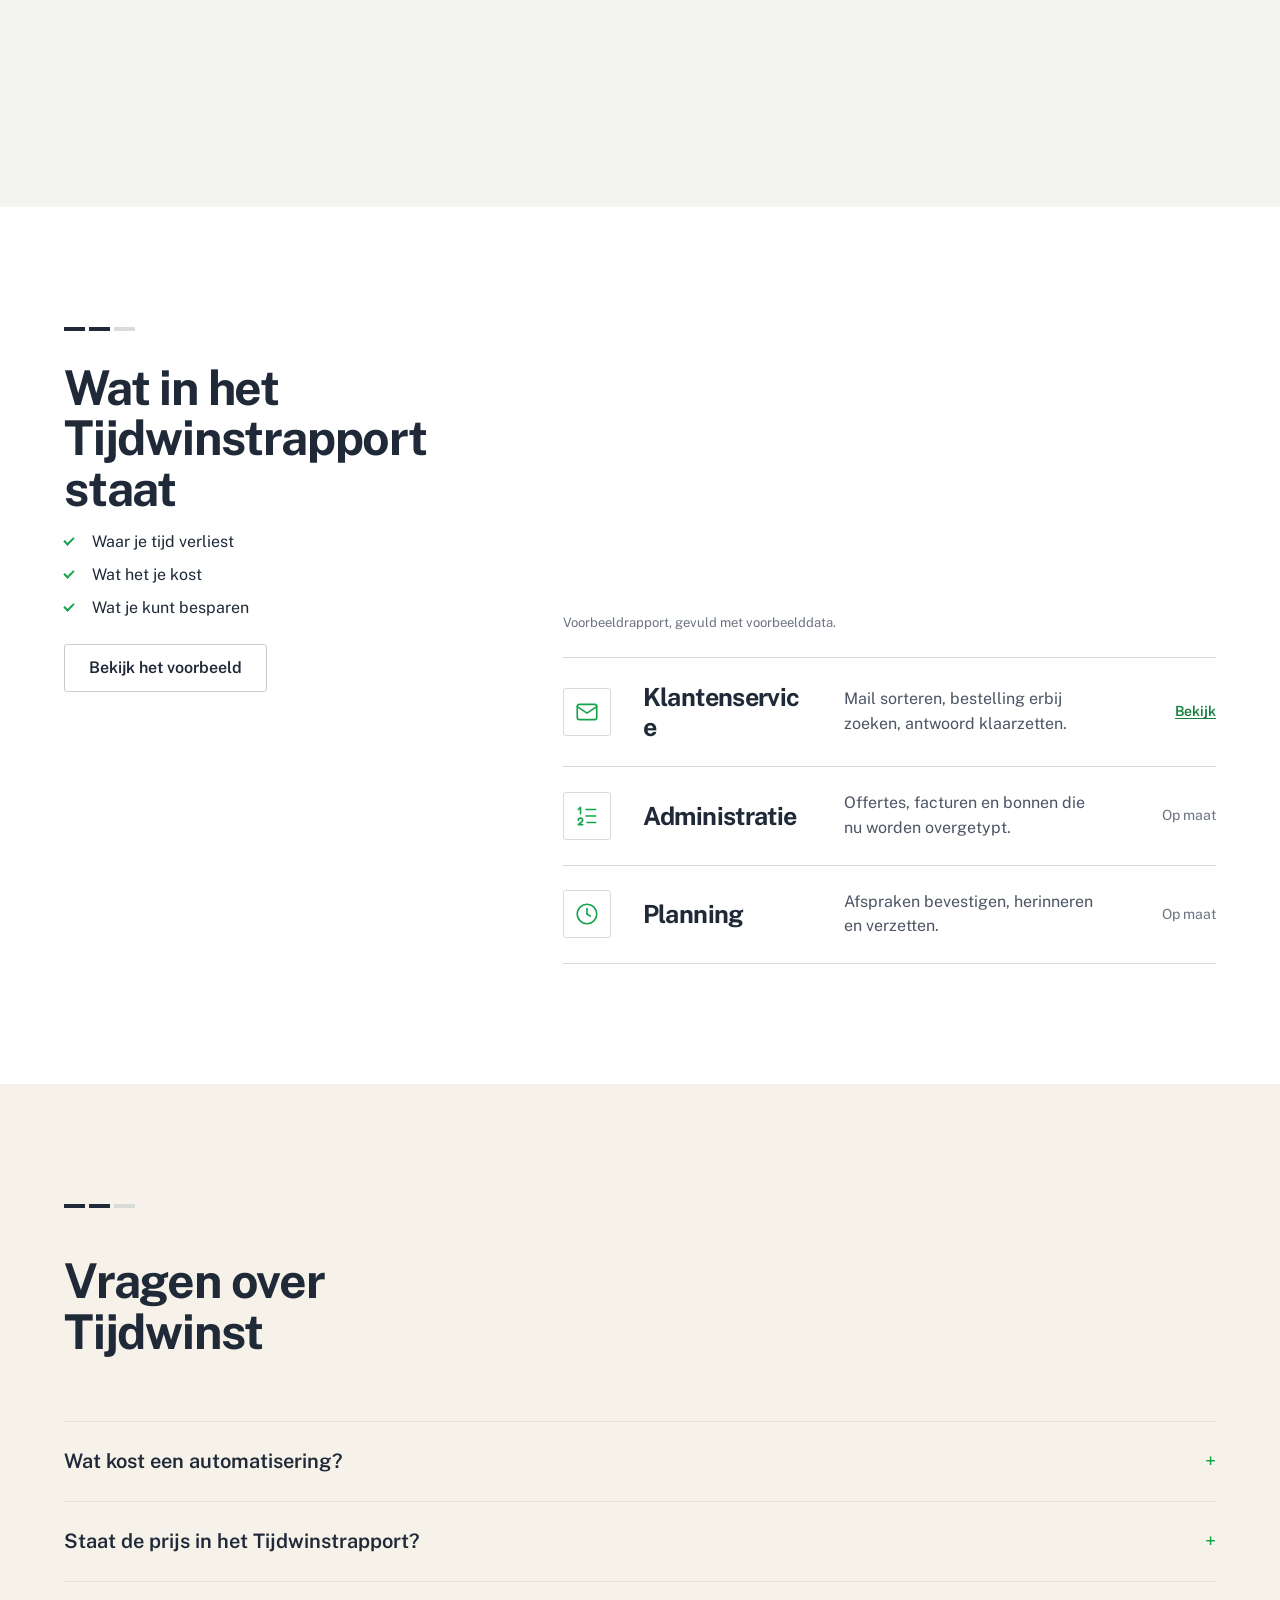
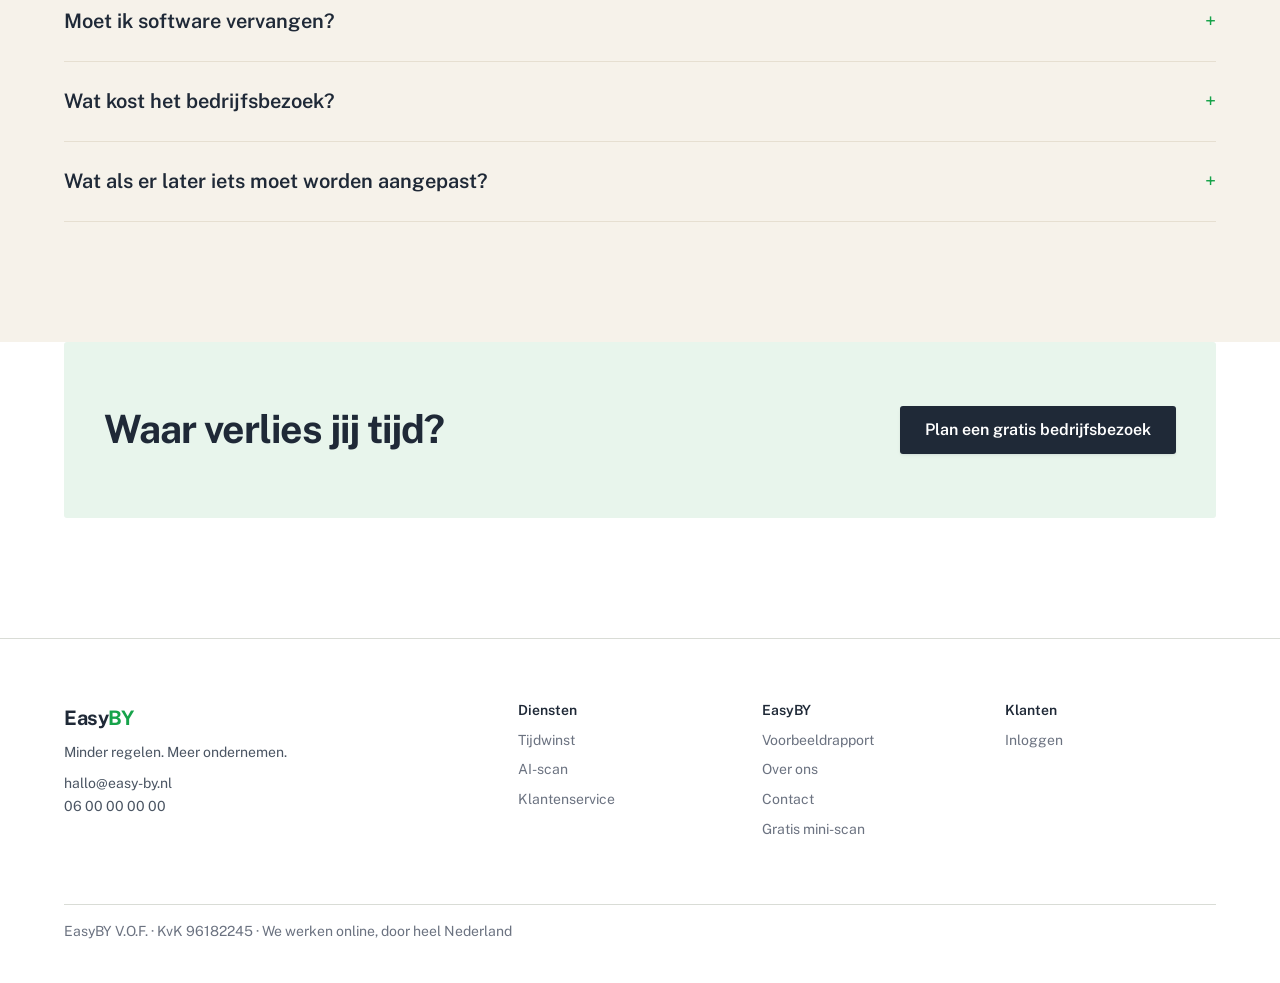
<file: tijdwinst.html>
<!doctype html>
<html lang="nl">
<head>
  <meta charset="utf-8">
  <meta name="viewport" content="width=device-width, initial-scale=1">
  <title>Tijdwinst: automatisering voor ondernemers · EasyBY</title>
  <meta name="description" content="EasyBY zoekt uit waar je tijd verliest, zet het op een rij in een Tijdwinstrapport en bouwt een passende automatisering. Maatwerk, met eerst de besparing zwart op wit.">
  <link rel="icon" href="/favicon.svg" type="image/svg+xml">
  <link rel="apple-touch-icon" href="/apple-touch-icon.png">
  <!-- Meting zonder cookies (GoatCounter, dashboard: easyby.goatcounter.com). Leeg = geen meting. -->
  <meta name="goatcounter" content="easyby">
  <meta name="theme-color" content="#1f2937">
  <meta property="og:type" content="website">
  <meta property="og:locale" content="nl_NL">
  <meta property="og:site_name" content="EasyBY">
  <meta property="og:title" content="Tijdwinst: automatisering voor ondernemers · EasyBY">
  <meta property="og:description" content="EasyBY zoekt uit waar je tijd verliest, zet het op een rij in een Tijdwinstrapport en bouwt een passende automatisering. Maatwerk, met eerst de besparing zwart op wit.">
  <meta property="og:url" content="https://easy-by.nl/tijdwinst.html">
  <meta property="og:image" content="https://easy-by.nl/og.png">
  <meta property="og:image:width" content="1200">
  <meta property="og:image:height" content="630">
  <meta name="twitter:card" content="summary_large_image">
  <link rel="preload" href="fonts/public-sans-latin.woff2" as="font" type="font/woff2" crossorigin>
  <link rel="stylesheet" href="site.css">
  <script src="site.js" defer></script>
  <script type="application/ld+json">
{
  "@context": "https://schema.org",
  "@graph": [
    {
      "@type": "Service",
      "name": "Tijdwinst: automatisering voor ondernemers",
      "provider": {
        "@id": "https://easy-by.nl/#organisatie"
      },
      "url": "https://easy-by.nl/tijdwinst.html",
      "areaServed": "NL",
      "serviceType": "Bedrijfsautomatisering",
      "description": "Een gratis bedrijfsbezoek, een Tijdwinstrapport met wat je bespaart, en daarna een automatisering op maat met een vaste prijs vooraf."
    },
    {
      "@type": "FAQPage",
      "mainEntity": [
        {
          "@type": "Question",
          "name": "Wat kost een automatisering?",
          "acceptedAnswer": {
            "@type": "Answer",
            "text": "Dat is maatwerk, omdat elk tijdlek anders is. Je ziet eerst in het Tijdwinstrapport wat je bespaart. Daarna krijg je per automatisering een vaste prijs vooraf, tenzij we samen iets anders afspreken."
          }
        },
        {
          "@type": "Question",
          "name": "Staat de prijs in het Tijdwinstrapport?",
          "acceptedAnswer": {
            "@type": "Answer",
            "text": "Nee. In het rapport staat alleen wat jij bespaart, in uren en euro's per jaar. Zo kun je het rapport rustig lezen en delen."
          }
        },
        {
          "@type": "Question",
          "name": "Moet ik software vervangen?",
          "acceptedAnswer": {
            "@type": "Answer",
            "text": "Meestal niet. We bouwen zoveel mogelijk op wat je al gebruikt, zoals je postbus, webshop of boekhouding."
          }
        },
        {
          "@type": "Question",
          "name": "Wat kost het bedrijfsbezoek?",
          "acceptedAnswer": {
            "@type": "Answer",
            "text": "Niets. Het bedrijfsbezoek is gratis, op locatie of als online meeting. We zijn niet aan een regio gebonden."
          }
        },
        {
          "@type": "Question",
          "name": "Wat als er later iets moet worden aangepast?",
          "acceptedAnswer": {
            "@type": "Answer",
            "text": "Onderhoud en aanpassingen spreken we samen af, zodat het past bij hoe jij werkt."
          }
        }
      ]
    }
  ]
}
  </script>
</head>
<body>
  <header class="nav">
    <div class="container nav__in">
      <a class="wordmark" href="index.html" aria-label="EasyBY, naar de voorpagina">Easy<span>BY</span></a>
      <nav class="nav__links" aria-label="Hoofdmenu">
        <a href="tijdwinst.html" aria-current="page">Tijdwinst</a>
        <a href="ai-scan.html"><span class="nobr">AI-scan</span></a>
        <a href="voorbeeldrapport.html">Voorbeeldrapport</a>
        <a href="over-ons.html">Over ons</a>
      </nav>
      <a class="btn btn--ink btn--sm nav__cta" href="mini-scan.html">Gratis mini-scan</a>
      <details class="menu">
        <summary class="menu__knop" aria-label="Menu openen"><span class="menu__icoon" aria-hidden="true"><i></i><i></i><i></i></span></summary>
        <nav class="menu__paneel" aria-label="Menu">
          <a href="tijdwinst.html" aria-current="page">Tijdwinst</a>
          <a href="ai-scan.html"><span class="nobr">AI-scan</span></a>
          <a href="voorbeeldrapport.html">Voorbeeldrapport</a>
          <a href="over-ons.html">Over ons</a>
          <a class="btn btn--ink" href="mini-scan.html">Gratis mini-scan</a>
        </nav>
      </details>
    </div>
  </header>

  <main>
    <section class="hero hero--foto">
      <div class="container hero-foto">
        <img class="hero-foto__beeld" src="beeld/tijdwinst-werkplaats-1536.webp" srcset="beeld/tijdwinst-werkplaats-800.webp 800w, beeld/tijdwinst-werkplaats-1536.webp 1536w" sizes="(max-width: 90rem) 100vw, 1312px" width="1536" height="1024" alt="Een fietsenmaker staat in zijn werkplaats aan de werkbank en kijkt nadenkend naar zijn laptop" fetchpriority="high">
        <div class="hero-foto__vak">
          <span class="label label--green eyebrow">Automatisering</span>
          <h1>Tijd terug, zwart op wit.</h1>
          <p class="lead">We zoeken uit waar jij en je team tijd verliezen, zetten dat op een rij in een Tijdwinstrapport en bouwen er een passende automatisering voor.</p>
          <div class="actions">
            <a class="btn btn--ink" href="mailto:hallo@easy-by.nl?subject=Bedrijfsbezoek%20Tijdwinst">Plan een gratis bedrijfsbezoek</a>
            <a class="btn btn--line" href="voorbeeldrapport.html#tijdwinst">Voorbeeldrapport</a>
          </div>
        </div>
      </div>
    </section>

    <section class="section section--kalk" id="werkwijze">
      <div class="container run">
        <div class="run__intro">
          <div class="streepjes streepjes--kop" aria-hidden="true"><i></i><i></i><i></i><i></i></div>
          <h2>In vier stappen van tijdlek naar tijdwinst</h2>
          <p>Het Tijdwinstrapport is het resultaat van de eerste twee stappen. De volgende stappen pakken we samen per onderdeel op.</p>
        </div>
        <ol class="steps">
          <li class="tile step reveal"><svg class="step__icoon" viewBox="0 0 24 24" fill="none" stroke="currentColor" stroke-width="1.5" stroke-linecap="round" stroke-linejoin="round" aria-hidden="true"><path d="M3 21l18 0" /><path d="M3 7v1a3 3 0 0 0 6 0v-1m0 1a3 3 0 0 0 6 0v-1m0 1a3 3 0 0 0 6 0v-1h-18l2 -4h14l2 4" /><path d="M5 21l0 -10.15" /><path d="M19 21l0 -10.15" /><path d="M9 21v-4a2 2 0 0 1 2 -2h2a2 2 0 0 1 2 2v4" /></svg><h3>Ontdekken</h3><p>Een bedrijfsbezoek en gesprekken met de mensen die het werk doen. We kijken mee waar het werk gebeurt.</p></li>
          <li class="tile step reveal"><svg class="step__icoon" viewBox="0 0 24 24" fill="none" stroke="currentColor" stroke-width="1.5" stroke-linecap="round" stroke-linejoin="round" aria-hidden="true"><path d="M12 18.5l-3 -1.5l-6 3v-13l6 -3l6 3l6 -3v7.5" /><path d="M9 4v13" /><path d="M15 7v5.5" /><path d="M21.121 20.121a3 3 0 1 0 -4.242 0c.418 .419 1.125 1.045 2.121 1.879c1.051 -.89 1.759 -1.516 2.121 -1.879" /><path d="M19 18v.01" /></svg><h3>In kaart brengen</h3><p>Elk tijdlek op een rij, met de oorzaak, het aantal uren en wat het per jaar kost.</p></li>
          <li class="tile step reveal"><svg class="step__icoon" viewBox="0 0 24 24" fill="none" stroke="currentColor" stroke-width="1.5" stroke-linecap="round" stroke-linejoin="round" aria-hidden="true"><path d="M10.325 4.317c.426 -1.756 2.924 -1.756 3.35 0a1.724 1.724 0 0 0 2.573 1.066c1.543 -.94 3.31 .826 2.37 2.37a1.724 1.724 0 0 0 1.065 2.572c1.756 .426 1.756 2.924 0 3.35a1.724 1.724 0 0 0 -1.066 2.573c.94 1.543 -.826 3.31 -2.37 2.37a1.724 1.724 0 0 0 -2.572 1.065c-.426 1.756 -2.924 1.756 -3.35 0a1.724 1.724 0 0 0 -2.573 -1.066c-1.543 .94 -3.31 -.826 -2.37 -2.37a1.724 1.724 0 0 0 -1.065 -2.572c-1.756 -.426 -1.756 -2.924 0 -3.35a1.724 1.724 0 0 0 1.066 -2.573c-.94 -1.543 .826 -3.31 2.37 -2.37c1 .608 2.296 .07 2.572 -1.065" /><path d="M10 9v6l5 -3l-5 -3" /></svg><h3>Automatiseren</h3><p>We bouwen een passende automatisering, te beginnen bij het tijdlek dat het meeste oplevert.</p></li>
          <li class="tile step reveal"><svg class="step__icoon" viewBox="0 0 24 24" fill="none" stroke="currentColor" stroke-width="1.5" stroke-linecap="round" stroke-linejoin="round" aria-hidden="true"><path d="M3 12a9 9 0 1 0 18 0a9 9 0 1 0 -18 0" /><path d="M12 12l3 2" /><path d="M12 7v5" /></svg><h3>Tijd winnen</h3><p>Het werk loopt vanzelf. Jij houdt de beslissingen en de tijd voor ondernemen.</p></li>
        </ol>
      </div>
    </section>

    <section class="section">
      <div class="container split">
        <div class="split__text">
          <div class="streepjes streepjes--kop" aria-hidden="true"><i></i><i></i><i></i><i></i></div>
          <h2>Wat in het Tijdwinstrapport staat</h2>
          <ul class="ticks">
            <li>Waar je tijd verliest</li>
            <li>Wat het je kost</li>
            <li>Wat je kunt besparen</li>
          </ul>
          <a class="btn btn--line" href="voorbeeldrapport.html#tijdwinst">Bekijk het voorbeeld</a>
        </div>
        <div class="split__beeld">
            <div class="r-sheet r-sheet--b r-sheet--los" aria-label="Voorbeeld: samenvatting van een Tijdwinstrapport">
              <div class="r-head"><span class="wordmark">Easy<span>BY</span></span><span>Tijdwinstrapport</span></div>
              <div class="r-tiles" style="--tiles: 2">
                <div class="r-tile r-tile--dark"><div class="label">Tijdlekken</div><div class="r-figure">6,5<span> uur</span></div><div class="r-unit">per week</div></div>
                <div class="r-tile r-tile--green"><div class="label">Besparing</div><div class="r-figure">€ 10.465</div><div class="r-unit">per jaar</div></div>
              </div>
              <div class="r-bars">
                <div class="r-bar"><span class="r-bar__name">Offertes overtypen</span><span class="r-bar__track"><span class="r-bar__fill" style="--v: 1"></span></span><span class="r-bar__value">3 u/wk</span></div>
                <div class="r-bar"><span class="r-bar__name">Facturen inboeken</span><span class="r-bar__track"><span class="r-bar__fill" style="--v: 0.5"></span></span><span class="r-bar__value">1,5 u/wk</span></div>
              </div>
            </div>

            <p class="r-onder">Voorbeeldrapport, gevuld met voorbeelddata.</p>
        <ul class="rows">
          <li><span class="icon" aria-hidden="true"><svg viewBox="0 0 24 24" fill="none" stroke="currentColor" stroke-width="1.5" stroke-linecap="round" stroke-linejoin="round"><path d="M3 7a2 2 0 0 1 2 -2h14a2 2 0 0 1 2 2v10a2 2 0 0 1 -2 2h-14a2 2 0 0 1 -2 -2v-10" /><path d="M3 7l9 6l9 -6" /></svg></span><h3>Klantenservice</h3><p>Mail sorteren, bestelling erbij zoeken, antwoord klaarzetten.</p><a class="state state--live" href="klantenservice.html">Bekijk</a></li>
          <li><span class="icon" aria-hidden="true"><svg viewBox="0 0 24 24" fill="none" stroke="currentColor" stroke-width="1.5" stroke-linecap="round" stroke-linejoin="round"><path d="M11 6h9" /><path d="M11 12h9" /><path d="M12 18h8" /><path d="M4 16a2 2 0 1 1 4 0c0 .591 -.5 1 -1 1.5l-3 2.5h4" /><path d="M6 10v-6l-2 2" /></svg></span><h3>Administratie</h3><p>Offertes, facturen en bonnen die nu worden overgetypt.</p><span class="state">Op maat</span></li>
          <li><span class="icon" aria-hidden="true"><svg viewBox="0 0 24 24" fill="none" stroke="currentColor" stroke-width="1.5" stroke-linecap="round" stroke-linejoin="round"><path d="M3 12a9 9 0 1 0 18 0a9 9 0 1 0 -18 0" /><path d="M12 12l3 2" /><path d="M12 7v5" /></svg></span><h3>Planning</h3><p>Afspraken bevestigen, herinneren en verzetten.</p><span class="state">Op maat</span></li>
        </ul>
        </div>
      </div>
    </section>

    <section class="section section--zand" id="vragen">
      <div class="container">
        <div class="section__head"><div class="streepjes streepjes--kop" aria-hidden="true"><i></i><i></i><i></i><i></i></div>
          <h2>Vragen over Tijdwinst</h2></div>
        <div class="faq">
          <details>
            <summary>Wat kost een automatisering?</summary>
            <p>Dat is maatwerk, omdat elk tijdlek anders is. Je ziet eerst in het Tijdwinstrapport wat je bespaart. Daarna krijg je per automatisering een vaste prijs vooraf, tenzij we samen iets anders afspreken.</p>
          </details>
          <details>
            <summary>Staat de prijs in het Tijdwinstrapport?</summary>
            <p>Nee. In het rapport staat alleen wat jij bespaart, in uren en euro's per jaar. Zo kun je het rapport rustig lezen en delen.</p>
          </details>
          <details>
            <summary>Moet ik software vervangen?</summary>
            <p>Meestal niet. We bouwen zoveel mogelijk op wat je al gebruikt, zoals je postbus, webshop of boekhouding.</p>
          </details>
          <details>
            <summary>Wat kost het bedrijfsbezoek?</summary>
            <p>Niets. Het bedrijfsbezoek is gratis, op locatie of als online meeting. We zijn niet aan een regio gebonden.</p>
          </details>
          <details>
            <summary>Wat als er later iets moet worden aangepast?</summary>
            <p>Onderhoud en aanpassingen spreken we samen af, zodat het past bij hoe jij werkt.</p>
          </details>
        </div>
      </div>
    </section>

    <section class="band">
      <div class="container">
        <div class="band__in">
          <h2>Waar verlies jij tijd?</h2>
          <a class="btn btn--ink" href="mailto:hallo@easy-by.nl?subject=Bedrijfsbezoek%20Tijdwinst">Plan een gratis bedrijfsbezoek</a>
        </div>
      </div>
    </section>
  </main>

  <div class="sticky-cta" data-sticky>
    <a class="btn btn--ink" href="mailto:hallo@easy-by.nl?subject=Bedrijfsbezoek%20Tijdwinst">Plan een gratis bedrijfsbezoek</a>
  </div>

  <footer class="footer">
    <div class="container">
      <div class="footer__grid footer__grid--4">
        <div>
          <a class="wordmark" href="index.html" aria-label="EasyBY, naar de voorpagina">Easy<span>BY</span></a>
          <p>Minder regelen. Meer ondernemen.</p>
          <!-- MOCK: contactgegevens zijn voorbeeldwaarden -->
          <p class="footer__contact"><a href="mailto:hallo@easy-by.nl">hallo@easy-by.nl</a><br><a href="tel:+31600000000">06 00 00 00 00</a></p>
        </div>
        <div>
          <h2>Diensten</h2>
          <ul>
            <li><a href="tijdwinst.html">Tijdwinst</a></li>
            <li><a href="ai-scan.html"><span class="nobr">AI-scan</span></a></li>
            <li><a href="klantenservice.html">Klantenservice</a></li>
          </ul>
        </div>
        <div>
          <h2>EasyBY</h2>
          <ul>
            <li><a href="voorbeeldrapport.html">Voorbeeldrapport</a></li>
            <li><a href="over-ons.html">Over ons</a></li>
            <li><a href="over-ons.html#contact">Contact</a></li>
            <li><a href="mini-scan.html">Gratis <span class="nobr">mini-scan</span></a></li>
          </ul>
        </div>
        <div>
          <h2>Klanten</h2>
          <ul>
            <li><a href="inloggen.html">Inloggen</a></li>
          </ul>
        </div>
      </div>
      <p class="footer__base">EasyBY V.O.F. · KvK 96182245 · We werken online, door heel Nederland</p>
    </div>
  </footer>
</body>
</html>
</file>
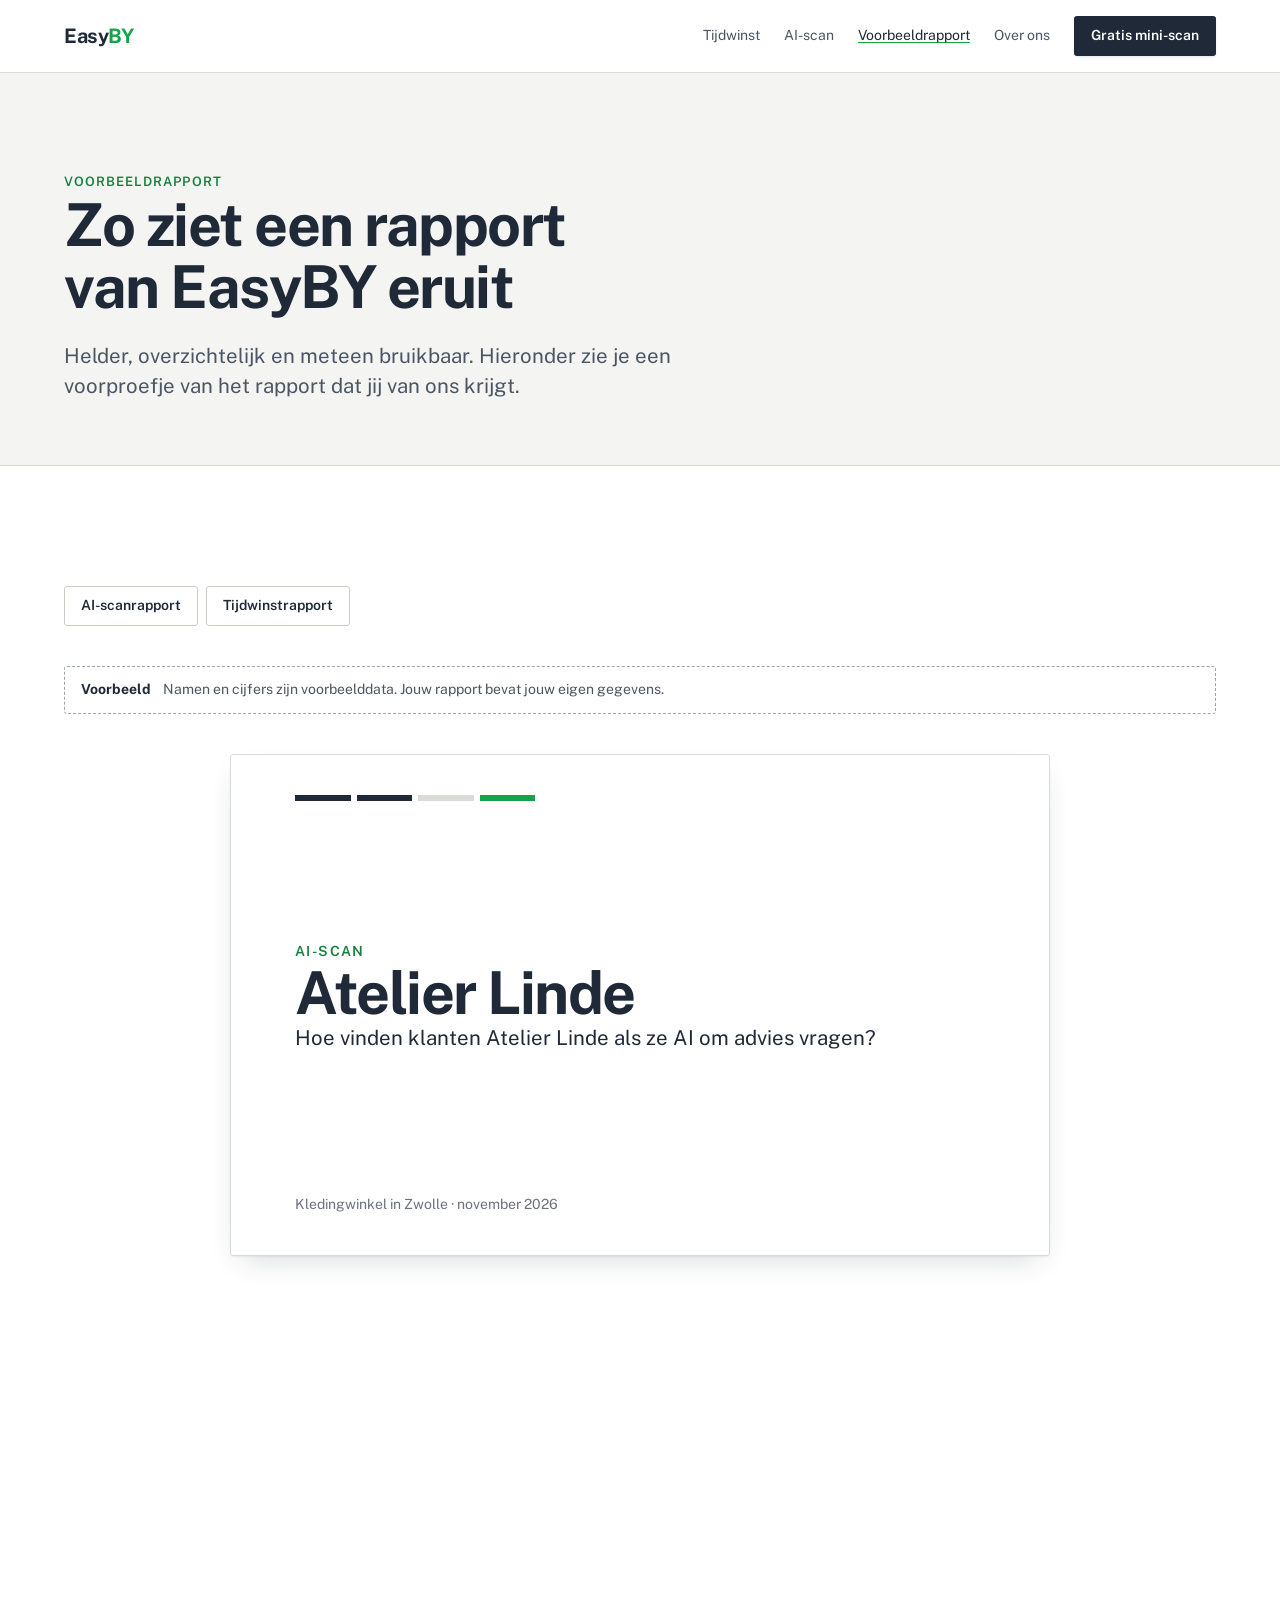
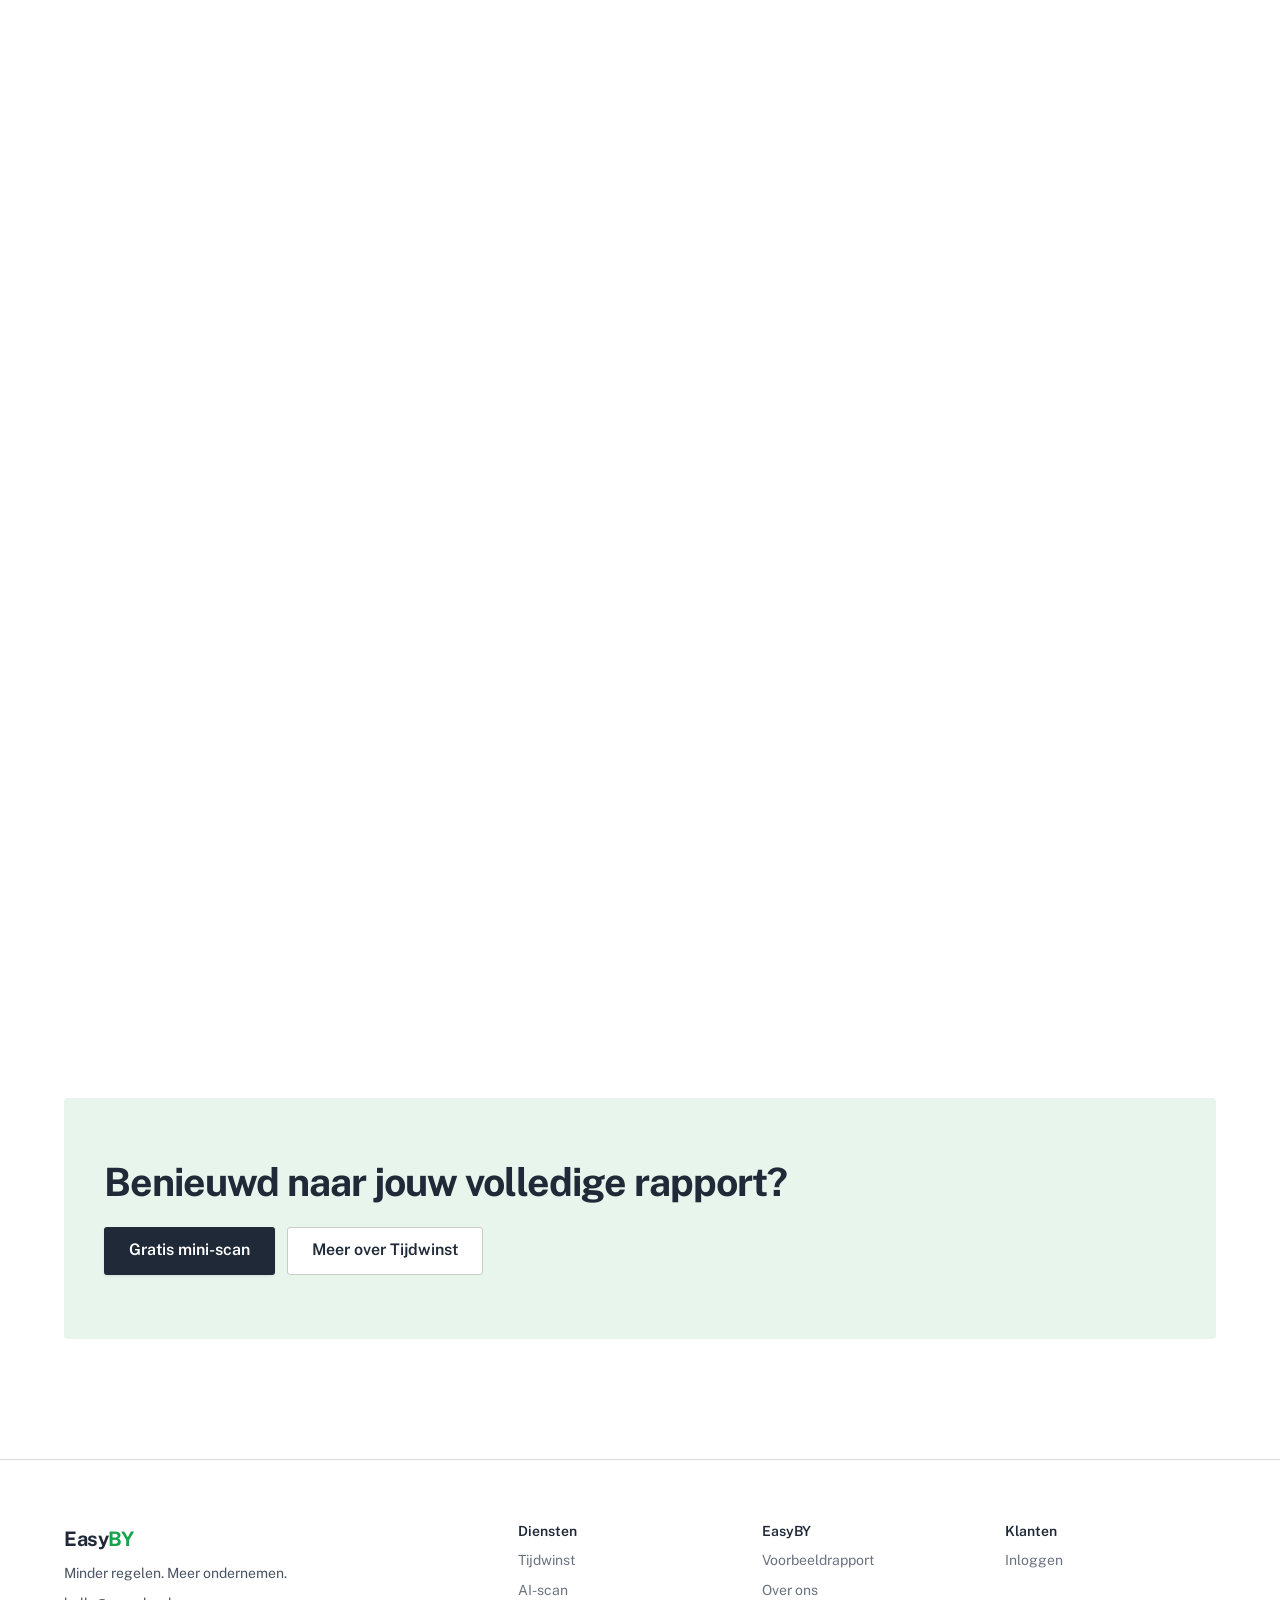
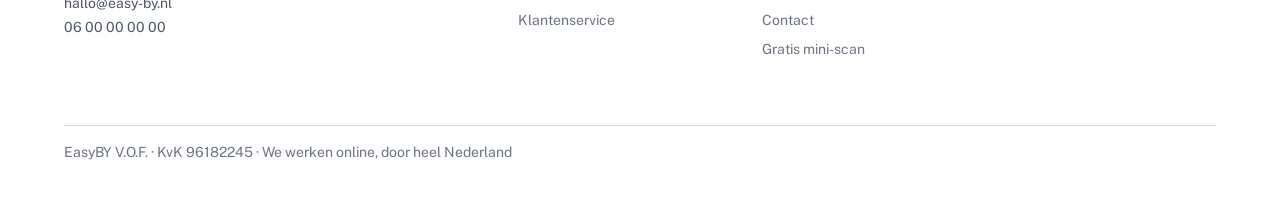
<file: voorbeeldrapport.html>
<!doctype html>
<html lang="nl">
<head>
  <meta charset="utf-8">
  <meta name="viewport" content="width=device-width, initial-scale=1">
  <title>Voorbeeldrapport · EasyBY</title>
  <meta name="description" content="Bekijk hoe een AI-scanrapport en een Tijdwinstrapport van EasyBY eruitzien, gevuld met voorbeelddata.">
  <link rel="icon" href="/favicon.svg" type="image/svg+xml">
  <link rel="apple-touch-icon" href="/apple-touch-icon.png">
  <!-- Meting zonder cookies (GoatCounter, dashboard: easyby.goatcounter.com). Leeg = geen meting. -->
  <meta name="goatcounter" content="easyby">
  <meta name="theme-color" content="#1f2937">
  <meta property="og:type" content="website">
  <meta property="og:locale" content="nl_NL">
  <meta property="og:site_name" content="EasyBY">
  <meta property="og:title" content="Voorbeeldrapport · EasyBY">
  <meta property="og:description" content="Bekijk hoe een AI-scanrapport en een Tijdwinstrapport van EasyBY eruitzien, gevuld met voorbeelddata.">
  <meta property="og:url" content="https://easy-by.nl/voorbeeldrapport.html">
  <meta property="og:image" content="https://easy-by.nl/og.png">
  <meta property="og:image:width" content="1200">
  <meta property="og:image:height" content="630">
  <meta name="twitter:card" content="summary_large_image">
  <link rel="preload" href="fonts/public-sans-latin.woff2" as="font" type="font/woff2" crossorigin>
  <link rel="stylesheet" href="site.css">
  <script src="site.js" defer></script>
</head>
<body>
  <header class="nav">
    <div class="container nav__in">
      <a class="wordmark" href="index.html" aria-label="EasyBY, naar de voorpagina">Easy<span>BY</span></a>
      <nav class="nav__links" aria-label="Hoofdmenu">
        <a href="tijdwinst.html">Tijdwinst</a>
        <a href="ai-scan.html"><span class="nobr">AI-scan</span></a>
        <a href="voorbeeldrapport.html" aria-current="page">Voorbeeldrapport</a>
        <a href="over-ons.html">Over ons</a>
      </nav>
      <a class="btn btn--ink btn--sm nav__cta" href="mini-scan.html">Gratis mini-scan</a>
      <details class="menu">
        <summary class="menu__knop" aria-label="Menu openen"><span class="menu__icoon" aria-hidden="true"><i></i><i></i><i></i></span></summary>
        <nav class="menu__paneel" aria-label="Menu">
          <a href="tijdwinst.html">Tijdwinst</a>
          <a href="ai-scan.html"><span class="nobr">AI-scan</span></a>
          <a href="voorbeeldrapport.html" aria-current="page">Voorbeeldrapport</a>
          <a href="over-ons.html">Over ons</a>
          <a class="btn btn--ink" href="mini-scan.html">Gratis mini-scan</a>
        </nav>
      </details>
    </div>
  </header>

  <main>
    <section class="intro">
      <div class="container">
        <span class="label label--green eyebrow">Voorbeeldrapport</span>
        <h1>Zo ziet een rapport van EasyBY eruit</h1>
        <p class="lead">Helder, overzichtelijk en meteen bruikbaar. Hieronder zie je een voorproefje van het rapport dat jij van ons krijgt.</p>
      </div>
    </section>

    <section class="section">
      <div class="container">
        <nav class="tabs" aria-label="Kies een rapport">
          <a href="#ai-scan"><span class="nobr">AI-scanrapport</span></a>
          <a href="#tijdwinst">Tijdwinstrapport</a>
        </nav>
        <p class="mock-note"><strong>Voorbeeld</strong> <span>Namen en cijfers zijn voorbeelddata. Jouw rapport bevat jouw eigen gegevens.</span></p>

      <section class="report" id="ai-scan" aria-label="Voorbeeld AI-scanrapport">
        <article class="r-sheet">
          <div class="r-cover">
            <div class="streepjes" aria-hidden="true"><i></i><i></i><i></i><i></i></div>
            <div>
              <p class="r-cover__kicker"><span class="nobr">AI-scan</span></p>
              <h2 class="r-cover__name">Atelier Linde</h2>
              <p class="lead">Hoe vinden klanten Atelier Linde als ze AI om advies vragen?</p>
            </div>
            <p class="r-aside">Kledingwinkel in Zwolle · november 2026</p>
          </div>
        </article>

        <article class="r-sheet">
          <div class="r-head"><span class="wordmark">Easy<span>BY</span></span><span>AI-scan · Atelier Linde</span></div>
          <span class="label label--green">Samenvatting</span>
          <h3 class="r-title">AI noemt Atelier Linde nog weinig, en vertelt niet alles goed</h3>
          <div class="r-tiles">
            <div class="r-tile r-tile--dark"><div class="label">Genoemd door AI</div><div class="r-figure">9<span> keer</span></div><div class="r-unit">bij vragen van klanten</div></div>
            <div class="r-tile r-tile--green"><div class="label">Kansen</div><div class="r-figure">3</div><div class="r-unit">met de meeste directe impact</div></div>
            <div class="r-tile"><div class="label">Feitencheck</div><div class="r-figure">2<span> fouten</span></div><div class="r-unit">in wat AI over Atelier Linde vertelt</div></div>
          </div>
          <div class="r-block r-cols">
            <div>
              <span class="label">Wat we zagen</span>
              <ul class="r-findings">
                <li><span><strong>Andere winkels worden vaker genoemd.</strong> Twee concurrenten staan bijna altijd in het antwoord.</span></li>
                <li><span><strong>AI weet weinig over je aanbod.</strong> Je merken en collectie komen nauwelijks terug.</span></li>
                <li><span><strong>Verouderde informatie.</strong> AI noemt openingstijden die niet meer kloppen.</span></li>
              </ul>
            </div>
            <p class="r-aside"><span class="nobr">AI-antwoorden</span> verschillen per keer. Daarom laten we zien wat we zagen, zonder vaste plek of percentage.</p>
          </div>
          <div class="r-block">
            <span class="label">De kansen</span>
            <div class="r-chances">
              <div class="r-chance"><b>01</b><span>Je online profiel op orde</span><span>Snel</span></div>
              <div class="r-chance"><b>02</b><span>Verouderde informatie rechtzetten</span><span>Gemiddeld</span></div>
              <div class="r-chance"><b>03</b><span>Vaker aanbevolen worden</span><span>Langer</span></div>
            </div>
          </div>
          <div class="r-foot"><span>Atelier Linde</span><span>3</span></div>
        </article>

        <aside class="r-sheet r-teaser" aria-label="De rest van het rapport">
          <div class="r-teaser__ghost" aria-hidden="true"><i></i><i></i><i></i><i></i><i></i><i></i></div>
          <div class="r-teaser__body">
            <span class="label label--green">Voorproefje</span>
            <h3 class="r-title">Benieuwd naar de rest?</h3>
            <p>In het volledige rapport zie je de hele analyse en de kansen uitgewerkt, voor jouw winkel.</p>
            <a class="btn btn--ink" href="mini-scan.html">Begin met een gratis mini-scan</a>
          </div>
        </aside>
      </section>


      <section class="report" id="tijdwinst" aria-label="Voorbeeld Tijdwinstrapport">
        <article class="r-sheet">
          <div class="r-cover">
            <div class="streepjes" aria-hidden="true"><i></i><i></i><i></i><i></i></div>
            <div>
              <p class="r-cover__kicker">Tijdwinstrapport</p>
              <h2 class="r-cover__name">Fietsenmakerij Van Dam</h2>
              <p class="lead">Waar de tijd naartoe gaat, en hoeveel je terug kunt winnen.</p>
            </div>
            <p class="r-aside">Fietsenmaker in Deventer · bedrijfsbezoek op 4 november 2026</p>
          </div>
        </article>

        <article class="r-sheet">
          <div class="r-head"><span class="wordmark">Easy<span>BY</span></span><span>Tijdwinstrapport · Fietsenmakerij Van Dam</span></div>
          <span class="label label--green">Samenvatting</span>
          <h3 class="r-title">6,5 uur per week aan werk dat vanzelf kan</h3>
          <div class="r-tiles">
            <div class="r-tile r-tile--dark"><div class="label">Tijdlekken</div><div class="r-figure">6,5<span> uur</span></div><div class="r-unit">per week</div></div>
            <div class="r-tile"><div class="label">Per jaar</div><div class="r-figure">299<span> uur</span></div><div class="r-unit">aan tijdlekken</div></div>
            <div class="r-tile r-tile--green"><div class="label">Besparing</div><div class="r-figure">€ 10.465</div><div class="r-unit">per jaar</div></div>
          </div>
          <div class="r-block">
            <span class="label">Uren per week, per tijdlek</span>
            <div class="r-bars">
              <div class="r-bar "><span class="r-bar__name">Offertes overtypen</span><span class="r-bar__track"><span class="r-bar__fill" style="--v: 1"></span></span><span class="r-bar__value">3 u</span></div>
              <div class="r-bar "><span class="r-bar__name">Facturen inboeken</span><span class="r-bar__track"><span class="r-bar__fill" style="--v: 0.5"></span></span><span class="r-bar__value">1,5 u</span></div>
              <div class="r-bar "><span class="r-bar__name">Afspraken bevestigen</span><span class="r-bar__track"><span class="r-bar__fill" style="--v: 0.4166666666666667"></span></span><span class="r-bar__value">1,25 u</span></div>
              <div class="r-bar "><span class="r-bar__name">Voorraad tellen</span><span class="r-bar__track"><span class="r-bar__fill" style="--v: 0.25"></span></span><span class="r-bar__value">0,75 u</span></div>
            </div>
          </div>
          <div class="r-block">
            <blockquote class="r-quote">“Elke maandag ben ik drie uur bezig met offertes uit de mail overtypen.”<cite>Eigenaar, tijdens het bedrijfsbezoek</cite></blockquote>
          </div>
          <div class="r-foot"><span>Fietsenmakerij Van Dam</span><span>3</span></div>
        </article>

        <aside class="r-sheet r-teaser" aria-label="De rest van het rapport">
          <div class="r-teaser__ghost" aria-hidden="true"><i></i><i></i><i></i><i></i><i></i><i></i></div>
          <div class="r-teaser__body">
            <span class="label label--green">Voorproefje</span>
            <h3 class="r-title">Benieuwd naar de rest?</h3>
            <p>In het volledige rapport staat elk tijdlek uitgewerkt, met wat het jou oplevert.</p>
            <a class="btn btn--ink" href="mailto:hallo@easy-by.nl?subject=Bedrijfsbezoek%20Tijdwinst">Plan een gratis bedrijfsbezoek</a>
          </div>
        </aside>
      </section>

      </div>
    </section>

    <section class="band">
      <div class="container">
        <div class="band__in">
          <h2>Benieuwd naar jouw volledige rapport?</h2>
          <div class="actions actions--tight">
            <a class="btn btn--ink" href="mini-scan.html">Gratis mini-scan</a>
            <a class="btn btn--line" href="tijdwinst.html">Meer over Tijdwinst</a>
          </div>
        </div>
      </div>
    </section>
  </main>

  <div class="sticky-cta" data-sticky>
    <a class="btn btn--ink" href="mini-scan.html">Gratis mini-scan</a>
  </div>

  <footer class="footer">
    <div class="container">
      <div class="footer__grid footer__grid--4">
        <div>
          <a class="wordmark" href="index.html" aria-label="EasyBY, naar de voorpagina">Easy<span>BY</span></a>
          <p>Minder regelen. Meer ondernemen.</p>
          <!-- MOCK: contactgegevens zijn voorbeeldwaarden -->
          <p class="footer__contact"><a href="mailto:hallo@easy-by.nl">hallo@easy-by.nl</a><br><a href="tel:+31600000000">06 00 00 00 00</a></p>
        </div>
        <div>
          <h2>Diensten</h2>
          <ul>
            <li><a href="tijdwinst.html">Tijdwinst</a></li>
            <li><a href="ai-scan.html"><span class="nobr">AI-scan</span></a></li>
            <li><a href="klantenservice.html">Klantenservice</a></li>
          </ul>
        </div>
        <div>
          <h2>EasyBY</h2>
          <ul>
            <li><a href="voorbeeldrapport.html">Voorbeeldrapport</a></li>
            <li><a href="over-ons.html">Over ons</a></li>
            <li><a href="over-ons.html#contact">Contact</a></li>
            <li><a href="mini-scan.html">Gratis <span class="nobr">mini-scan</span></a></li>
          </ul>
        </div>
        <div>
          <h2>Klanten</h2>
          <ul>
            <li><a href="inloggen.html">Inloggen</a></li>
          </ul>
        </div>
      </div>
      <p class="footer__base">EasyBY V.O.F. · KvK 96182245 · We werken online, door heel Nederland</p>
    </div>
  </footer>
</body>
</html>
</file>
<file: site.css>
/* Hallmark · shape: Workbench · genre: modern-minimal · theme: EasyBY-huisstijl 1.0 (by request, uit tool-notion-automatisering) · job: sign up · draw: dbee46
 * hero: Banner · nav: wordmark and one action · footer: index columns · imagery: the product · signature: een klantmail en het concept-antwoord als tegels, goedgekeurd in merkgroen
 * axes: light/grotesk-sans/neutral-green · posture: restrained · contrast: pass · fold: pass · v2.0.0 */
/* Hallmark · pre-emit critique: P4 H4 E4 S4 R5 V4 · weakest: P, uitleg kan algemeen klinken; de hero toont het echte werk (een mail die een concept wordt) in plaats van beloftes */
/* Hallmark · waive 24b · .streepjes gap 6px · de vier streepjes van het EasyBY-merkteken staan in de huisstijl op precies 6px */
@import url("./tokens.css");
@import url("./base.css");

.num { font-variant-numeric: tabular-nums; }

/* Woordmerk: Easy in antraciet, BY in merkgroen */
.wordmark { font-weight: var(--weight-bold); font-size: var(--text-lg); letter-spacing: var(--tracking-figure); text-decoration: none; color: var(--color-ink); }
.wordmark span { color: var(--color-green); }

/* Merkteken: vier streepjes (antraciet, antraciet, steengrijs, groen) */
.streepjes { display: flex; gap: 6px; width: 240px; max-width: 60%; margin-bottom: var(--space-xl); }
.streepjes i { flex: 1; height: var(--bar-thin); background: var(--color-ink); }
.streepjes i:nth-child(3) { background: var(--color-rule); }
.streepjes i:nth-child(4) { background: var(--color-green); }

/* Chrome */
.nav { position: sticky; top: 0; z-index: var(--z-sticky-nav); background: var(--color-paper); border-bottom: var(--line-hair) solid var(--color-rule); }
.nav__in { display: flex; align-items: center; gap: var(--space-lg); min-height: 72px; }
.nav__links { display: flex; gap: var(--space-lg); margin-left: auto; font-size: var(--text-sm); }
.nav__links a[aria-current="page"] { color: var(--color-ink); text-decoration: underline; text-decoration-color: var(--color-green); }
.nav__login { font-size: var(--text-sm); color: var(--color-ink-2); text-decoration: none; padding: var(--space-xs) 0; }
.nav__login:hover { color: var(--color-ink); text-decoration: underline; text-decoration-color: var(--color-green); }
.nav__links a { text-decoration: none; color: var(--color-ink-2); padding: var(--space-xs) 0; }
.nav__links a:hover { color: var(--color-ink); text-decoration: underline; text-decoration-color: var(--color-green); }
@media (max-width: 64rem) { .nav__links { display: none; } .nav__login { margin-left: auto; } }

/* Knoppen: plat, kleine hoek */
.btn { display: inline-flex; align-items: center; justify-content: center; min-height: 48px; padding: 0 var(--space-lg); border: var(--line-hair) solid transparent; border-radius: var(--radius-tile); font-weight: var(--weight-semibold); font-size: var(--text-md); text-decoration: none; cursor: pointer; transition: background-color var(--dur-micro) var(--ease-out), border-color var(--dur-micro) var(--ease-out), color var(--dur-micro) var(--ease-out); }
.btn--ink { background: var(--color-ink); color: var(--color-on-dark); }
.btn--ink:hover { background: var(--color-ink-2); }
.btn--line { background: var(--color-paper); color: var(--color-ink); border-color: var(--color-rule-2); }
.btn--line:hover { border-color: var(--color-ink); }
.btn:active { background: var(--color-ink-2); color: var(--color-on-dark); }
.btn:focus-visible { outline: 2px solid var(--color-focus); outline-offset: 3px; transition: none; }
.btn[disabled], .btn[aria-disabled="true"] { opacity: 0.5; cursor: not-allowed; }
.btn--sm { min-height: 40px; padding: 0 var(--space-md); font-size: var(--text-sm); }

/* Tegels */
.tile { background: var(--color-paper); border: var(--line-hair) solid var(--color-rule); border-radius: var(--radius-tile); color: var(--color-ink); }

/* Hero */
.hero { padding-block: var(--space-3xl); background: var(--color-surface); border-bottom: var(--line-hair) solid var(--color-rule); }
.hero__grid { display: grid; grid-template-columns: minmax(0, 6fr) minmax(0, 6fr); gap: var(--gap-columns); align-items: center; }
.hero h1 { max-width: 13ch; font-size: clamp(2.75rem, 4.2vw + 1rem, 4.75rem); hyphens: manual; }
.hero .lead { margin-top: var(--space-lg); color: var(--color-ink-2); max-width: 38ch; }
.actions { display: flex; flex-wrap: wrap; gap: var(--space-sm); margin-top: var(--space-xl); }

.paperwork { position: relative; min-height: 470px; margin: 0; }
.mail { position: absolute; left: 0; top: 0; width: min(340px, 64%); padding: var(--space-lg); font-size: var(--text-sm); line-height: 1.55; }
.sheet { position: absolute; right: 0; top: 168px; width: min(410px, 76%); padding: var(--space-lg); font-size: var(--text-sm); line-height: 1.6; border-color: var(--color-rule-2); }
.meta { display: grid; grid-template-columns: auto minmax(0, 1fr); gap: var(--space-3xs) var(--space-sm); margin: 0 0 var(--space-sm); font-size: var(--text-xs); color: var(--color-muted); }
.meta dd { margin: 0; color: var(--color-ink); }
.sheet__head { display: flex; justify-content: space-between; align-items: baseline; gap: var(--space-sm); border-bottom: var(--line-hair) solid var(--color-rule); padding-bottom: var(--space-xs); margin-bottom: var(--space-sm); }
.sheet__head strong { font-weight: var(--weight-semibold); font-size: var(--text-md); }
.sheet p + p { margin-top: var(--space-xs); }
.chip { display: inline-block; padding: 1px var(--space-xs); border: var(--line-hair) solid var(--color-faint); border-radius: var(--radius-chip); font-size: var(--text-xs); color: var(--color-ink-2); }
.settled { display: flex; align-items: center; gap: var(--space-xs); margin-top: var(--space-md); padding: var(--space-xs) var(--space-sm); background: var(--color-green-tint); border-radius: var(--radius-tile); color: var(--color-green-dark); font-weight: var(--weight-semibold); }
.settled svg { width: 18px; height: 18px; flex: none; }

@media (max-width: 60rem) {
  .hero__grid { grid-template-columns: minmax(0, 1fr); }
  .paperwork { margin-top: var(--space-xl); }
}
@media (max-width: 40rem) {
  .hero { padding-block: var(--space-2xl); }
  .paperwork { min-height: 0; display: grid; gap: var(--space-md); }
  .mail, .sheet { position: relative; inset: auto; width: 100%; }
}

/* Secties */
.section { padding-block: var(--section-gap-s); }
.section + .section { border-top: var(--line-hair) solid var(--color-rule); }
.section__head { display: grid; grid-template-columns: minmax(0, 5fr) minmax(0, 7fr); gap: var(--gap-columns); align-items: end; margin-bottom: var(--space-2xl); }
.section__head p { color: var(--color-ink-2); }
@media (max-width: 60rem) { .section__head { grid-template-columns: minmax(0, 1fr); gap: var(--space-md); } }

/* Wat we doen: rijen met icoon */
.rows { list-style: none; margin: 0; padding: 0; border-top: var(--line-hair) solid var(--color-rule); }
.rows li { display: grid; grid-template-columns: var(--icon-frame) minmax(0, 4fr) minmax(0, 6fr) minmax(0, 2fr); gap: var(--gap-columns); align-items: center; padding-block: var(--space-lg); border-bottom: var(--line-hair) solid var(--color-rule); }
.icon { display: grid; place-items: center; width: var(--icon-frame); height: var(--icon-frame); border: var(--line-hair) solid var(--color-rule); border-radius: var(--radius-tile); color: var(--color-green); }
.icon svg { width: var(--icon-size); height: var(--icon-size); }
.rows h3 { font-size: var(--text-xl); }
.rows p { color: var(--color-ink-2); }
.rows .state { font-size: var(--text-sm); color: var(--color-muted); text-align: right; }
.rows .state--live { color: var(--color-green-dark); font-weight: var(--weight-semibold); }
@media (max-width: 40rem) { .rows li { grid-template-columns: var(--icon-frame) minmax(0, 1fr); gap: var(--space-xs) var(--space-md); } .rows li > :not(.icon) { grid-column: 2; } .rows .state { text-align: left; } }

/* Drie stappen */
.run { display: grid; grid-template-columns: minmax(0, 4fr) minmax(0, 8fr); gap: var(--gap-columns); }
.run__intro { position: sticky; top: 120px; align-self: start; }
.run__intro p { margin-top: var(--space-md); color: var(--color-ink-2); }
.steps { list-style: none; margin: 0; padding: 0; display: grid; gap: var(--space-md); counter-reset: stap; }
.step { padding: var(--space-xl); counter-increment: stap; display: grid; grid-template-columns: 3rem minmax(0, 1fr); gap: var(--space-xs) var(--space-lg); }
.step::before { content: counter(stap); grid-row: span 2; font-size: var(--text-3xl); font-weight: var(--weight-bold); letter-spacing: var(--tracking-figure); line-height: 1; color: var(--color-green); font-variant-numeric: tabular-nums; }
.step h3 { font-size: var(--text-xl); }
.step p { color: var(--color-ink-2); }
@media (max-width: 60rem) { .run { grid-template-columns: minmax(0, 1fr); } .run__intro { position: static; } }
@media (max-width: 40rem) { .step { padding: var(--space-lg); grid-template-columns: 2.25rem minmax(0, 1fr); } }

/* Antraciet vlak: wat er nooit gebeurt */
.board { background: var(--color-ink); color: var(--color-on-dark); }
.board h2 { color: var(--color-on-dark); }
.board .section__head p { color: var(--color-on-dark-soft); }
.never { display: grid; grid-template-columns: repeat(2, minmax(0, 1fr)); gap: 0 var(--gap-columns); list-style: none; margin: 0; padding: 0; }
.never li { padding-block: var(--space-lg); border-top: var(--line-hair) solid var(--color-line-on-dark); }
.never strong { display: block; font-weight: var(--weight-semibold); font-size: var(--text-lg); margin-bottom: var(--space-2xs); }
.never span { color: var(--color-on-dark-soft); }
@media (max-width: 40rem) { .never { grid-template-columns: minmax(0, 1fr); } }

/* Vragen */
.faq { border-top: var(--line-hair) solid var(--color-rule); }
.faq details { border-bottom: var(--line-hair) solid var(--color-rule); }
.faq summary { display: flex; justify-content: space-between; gap: var(--space-lg); padding-block: var(--space-lg); font-size: var(--text-lg); font-weight: var(--weight-semibold); cursor: pointer; list-style: none; }
.faq summary::-webkit-details-marker { display: none; }
.faq summary::after { content: "+"; color: var(--color-green); font-weight: var(--weight-regular); transition: transform var(--dur-short) var(--ease-out); }
.faq details[open] summary::after { transform: rotate(45deg); }
.faq summary:hover { color: var(--color-ink-2); }
.faq summary:focus-visible { outline: 2px solid var(--color-focus); outline-offset: 2px; }
.faq details p { padding-bottom: var(--space-lg); color: var(--color-ink-2); }

/* Slotband */
.band { padding-block: 0 var(--section-gap-s); }
.band__in { display: flex; flex-wrap: wrap; align-items: center; justify-content: space-between; gap: var(--space-lg); padding: var(--space-2xl) var(--space-xl); background: var(--color-green-tint); border-radius: var(--radius-tile); }
.band h2 { font-size: var(--text-3xl); }

/* Footer */
.footer { padding-block: var(--space-2xl) var(--space-xl); border-top: var(--line-hair) solid var(--color-rule); font-size: var(--text-sm); color: var(--color-muted); }
.footer__grid { display: grid; grid-template-columns: minmax(0, 2fr) repeat(2, minmax(0, 1fr)); gap: var(--gap-columns); }
.footer__grid > div > p { margin-top: var(--space-xs); color: var(--color-ink-2); }
.footer h2 { font-size: var(--text-sm); font-weight: var(--weight-semibold); letter-spacing: 0; color: var(--color-ink); margin-bottom: var(--space-sm); }
.footer ul { list-style: none; margin: 0; padding: 0; display: grid; gap: var(--space-xs); }
.footer a { text-decoration: none; }
.footer a:not(.wordmark):hover { color: var(--color-ink); text-decoration: underline; text-decoration-color: var(--color-green); }
.footer__base { margin-top: var(--space-2xl); padding-top: var(--space-md); border-top: var(--line-hair) solid var(--color-rule); }
@media (max-width: 40rem) { .footer__grid { grid-template-columns: minmax(0, 1fr); } }

/* Inloggen: compacte kaart, vaste groottes */
.login { min-height: calc(100vh - 73px); display: flex; flex-direction: column; justify-content: center; padding-block: var(--space-2xl); background: var(--color-surface); }
.login > .container { display: block; }
.login__card { width: 100%; max-width: 400px; margin-inline: auto; padding: var(--space-xl) var(--space-xl) var(--space-lg); }
.login__card .streepjes { width: 72px; max-width: none; gap: var(--space-2xs); margin-bottom: var(--space-lg); }
.login__card .streepjes i { height: var(--space-2xs); }
.login__card h1 { font-size: var(--text-2xl); letter-spacing: var(--tracking-figure); line-height: 1.15; max-width: none; }
.login__card .lead { margin-top: var(--space-2xs); color: var(--color-ink-2); font-size: var(--text-md); }
.field { margin-top: var(--space-lg); display: grid; gap: var(--space-xs); grid-template-columns: minmax(0, 1fr); }
.field label { font-size: var(--text-sm); font-weight: var(--weight-semibold); color: var(--color-ink); }
.input { display: flex; align-items: stretch; border: var(--line-hair) solid var(--color-faint); border-radius: var(--radius-input); background: var(--color-paper); transition: border-color var(--dur-micro) var(--ease-out); }
.input:hover { border-color: var(--color-ink-2); }
.input:focus-within { border-color: var(--color-focus); outline: 2px solid var(--color-focus); outline-offset: 1px; }
.input input { flex: 1; width: 100%; min-width: 0; min-height: 44px; padding: 0 var(--space-sm); border: 0; background: transparent; color: var(--color-ink); }
.input input:focus-visible { outline: none; }
.input input::placeholder { color: var(--color-muted); }
.input span { display: flex; align-items: center; padding: 0 var(--space-sm); color: var(--color-ink-2); border-left: var(--line-hair) solid var(--color-rule); background: var(--color-surface); font-size: var(--text-sm); white-space: nowrap; }
.input[data-invalid] { border-color: var(--color-error); }
.error { min-height: 1.25em; margin-top: var(--space-2xs); font-size: var(--text-xs); color: var(--color-error); }
.login__card .btn { width: 100%; min-height: 44px; margin-top: var(--space-xs); }
.login__note { margin-top: var(--space-lg); padding-top: var(--space-md); border-top: var(--line-hair) solid var(--color-rule); font-size: var(--text-xs); line-height: 1.5; color: var(--color-muted); }
@media (max-width: 40rem) { .login { justify-content: flex-start; padding-block: var(--space-xl); } .login__card { padding: var(--space-lg); } }

/* ------------------------------------------------------------------------
 * Bedrijfsplan: twee diensten, aanbod, rapportvoorbeelden, mini-scan.
 * De rapportonderdelen (.r-…) volgen de pdf-huisstijl uit
 * tool-notion-automatisering (automatisering/huisstijl/sjablonen/basis.css).
 * --------------------------------------------------------------------- */

/* Kleine kapitalen-label, zoals in de rapporten */
.label { font-size: var(--text-xs); font-weight: var(--weight-semibold); letter-spacing: 0.08em; text-transform: uppercase; color: var(--color-muted); }
.label--green { color: var(--color-green-dark); }
.eyebrow { margin-bottom: var(--space-md); }

/* Hero met een rapportvoorbeeld */
.hero h1.belofte { max-width: 12ch; }
.hero__note { margin-top: var(--space-md); font-size: var(--text-sm); color: var(--color-muted); }
.preview { position: relative; min-height: 480px; margin: 0; }
.preview .r-sheet { position: absolute; }
.preview .r-sheet--a { left: 0; top: 0; width: min(440px, 84%); }
.preview .r-sheet--b { right: 0; top: 230px; width: min(360px, 70%); }
.preview figcaption { position: absolute; left: 0; bottom: 0; font-size: var(--text-xs); color: var(--color-muted); }
@media (max-width: 60rem) { .preview { margin-top: var(--space-xl); } }
@media (max-width: 40rem) {
  .preview { min-height: 0; display: grid; gap: var(--space-md); }
  .preview .r-sheet, .preview figcaption { position: relative; inset: auto; width: 100%; }
}

/* Een rapportblad op het scherm */
.r-sheet { background: var(--color-paper); border: var(--line-hair) solid var(--color-rule); border-radius: var(--radius-tile); padding: var(--space-lg); color: var(--color-ink); font-size: var(--text-sm); line-height: 1.5; box-shadow: 0 1px 0 var(--color-rule); }
.r-head { display: flex; justify-content: space-between; align-items: baseline; gap: var(--space-sm); padding-bottom: var(--space-xs); margin-bottom: var(--space-md); border-bottom: var(--line-hair) solid var(--color-rule); font-size: var(--text-xs); color: var(--color-muted); }
.r-head .wordmark { font-size: var(--text-sm); }
.r-foot { display: flex; justify-content: space-between; gap: var(--space-sm); margin-top: var(--space-lg); padding-top: var(--space-xs); border-top: var(--line-hair) solid var(--color-rule); font-size: var(--text-xs); color: var(--color-muted); }
.r-title { font-size: var(--text-xl); letter-spacing: var(--tracking-figure); line-height: 1.2; margin: var(--space-2xs) 0 var(--space-md); max-width: none; }

/* Tegels met een kerncijfer */
.r-tiles { display: grid; grid-template-columns: repeat(var(--tiles, 3), minmax(0, 1fr)); gap: var(--space-sm); }
.r-tile { padding: var(--space-md); border-radius: var(--radius-tile); border: var(--line-hair) solid var(--color-rule); }
.r-tile .label { font-size: 0.6875rem; }
.r-tile--dark { background: var(--color-ink); border-color: var(--color-ink); color: var(--color-on-dark); }
.r-tile--dark .label, .r-tile--dark .r-unit { color: var(--color-on-dark-soft); }
.r-tile--green { background: var(--color-green-tint); border-color: var(--color-green-tint); }
.r-tile--green .label, .r-tile--green .r-figure { color: var(--color-green-dark); }
.r-figure { margin-top: var(--space-2xs); font-size: var(--text-2xl); font-weight: var(--weight-bold); letter-spacing: var(--tracking-figure); line-height: 1.1; font-variant-numeric: tabular-nums; }
.r-figure span { font-size: var(--text-md); font-weight: var(--weight-semibold); }
.r-unit { margin-top: var(--space-2xs); font-size: var(--text-xs); line-height: 1.4; color: var(--color-ink-2); }
.r-sheet .r-tiles + * { margin-top: var(--space-md); }
@media (max-width: 40rem) { .r-tiles { --tiles: 1 !important; } }

/* Staven: uren per week of aantal keer genoemd */
.r-bars { display: grid; gap: var(--space-sm); }
.r-bar { display: grid; grid-template-columns: minmax(0, 9rem) minmax(0, 1fr) 4.5rem; gap: var(--space-sm); align-items: center; font-size: var(--text-xs); }
.r-bar__track { height: var(--bar-thick); background: var(--color-track); border-radius: var(--radius-chip); overflow: hidden; }
.r-bar__fill { display: block; height: 100%; width: calc(var(--v) * 100%); background: var(--chart-1); }
.r-bar--muted .r-bar__fill { background: var(--chart-4); }
.r-bar--self .r-bar__name { font-weight: var(--weight-semibold); }
.r-bar__value { text-align: right; font-variant-numeric: tabular-nums; color: var(--color-ink-2); }
@media (max-width: 40rem) { .r-bar { grid-template-columns: minmax(0, 1fr) 4.5rem; } .r-bar__track { grid-column: 1 / -1; grid-row: 2; } }

/* Tabellen in een rapport */
.r-table { width: 100%; border-collapse: collapse; font-size: var(--text-xs); }
.r-table th { text-align: left; font-weight: var(--weight-semibold); color: var(--color-muted); padding: var(--space-xs) var(--space-xs) var(--space-xs) 0; border-bottom: var(--line-hair) solid var(--color-ink); }
.r-table td { padding: var(--space-xs) var(--space-xs) var(--space-xs) 0; border-bottom: var(--line-hair) solid var(--color-rule); vertical-align: top; }
.r-table .num { text-align: right; }
.verdict { display: inline-flex; align-items: center; gap: var(--space-2xs); font-weight: var(--weight-semibold); white-space: nowrap; }
.verdict::before { content: ""; width: 8px; height: 8px; border-radius: 50%; background: currentColor; }
.verdict--ok { color: var(--color-green-dark); }
.verdict--part { color: var(--color-ink-2); }
.verdict--wrong { color: var(--color-error); }

/* Citaat */
.r-quote { position: relative; padding-left: var(--space-lg); font-size: var(--text-md); font-weight: var(--weight-semibold); line-height: 1.4; border-left: var(--line-strong) solid var(--color-green); }
.r-quote cite { display: block; margin-top: var(--space-2xs); font-size: var(--text-xs); font-style: normal; font-weight: var(--weight-regular); color: var(--color-muted); }

/* Kansrijen */
.r-chances { border-top: var(--line-hair) solid var(--color-ink); }
.r-chance { display: grid; grid-template-columns: 2rem minmax(0, 1fr) auto; gap: var(--space-sm); align-items: baseline; padding-block: var(--space-xs); border-bottom: var(--line-hair) solid var(--color-rule); font-size: var(--text-xs); }
.r-chance b { color: var(--color-green); font-variant-numeric: tabular-nums; }
.r-chance span:last-child { color: var(--color-muted); }

/* Twee diensten */
.services { display: grid; grid-template-columns: repeat(2, minmax(0, 1fr)); gap: var(--gap-columns); }
.service { display: grid; align-content: start; gap: var(--space-md); padding: var(--space-xl); }
.service__top { display: flex; align-items: center; gap: var(--space-md); }
.service h3 { font-size: var(--text-2xl); }
.service p { color: var(--color-ink-2); }
.flow { list-style: none; margin: 0; padding: 0; display: flex; flex-wrap: wrap; gap: var(--space-2xs) var(--space-xs); font-size: var(--text-sm); }
.flow li { display: inline-flex; align-items: center; gap: var(--space-xs); }
.flow li + li::before { content: "→"; color: var(--color-green); }
.service__facts { display: grid; grid-template-columns: auto minmax(0, 1fr); gap: var(--space-2xs) var(--space-md); margin: 0; padding-top: var(--space-md); border-top: var(--line-hair) solid var(--color-rule); font-size: var(--text-sm); }
.service__facts dt { color: var(--color-muted); }
.service__facts dd { margin: 0; }
.service .btn { justify-self: start; margin-top: var(--space-xs); }
@media (max-width: 60rem) { .services { grid-template-columns: minmax(0, 1fr); } }
@media (max-width: 40rem) { .service { padding: var(--space-lg); } }

/* Aanbod */
.offer { display: grid; grid-template-columns: repeat(3, minmax(0, 1fr)); gap: var(--space-md); list-style: none; margin: 0; padding: 0; }
.offer > li { display: grid; grid-template-rows: auto auto 1fr auto; gap: var(--space-sm); padding: var(--space-xl); }
.offer h3 { font-size: var(--text-xl); }
.offer .price { font-size: var(--text-2xl); font-weight: var(--weight-bold); letter-spacing: var(--tracking-figure); line-height: 1.1; font-variant-numeric: tabular-nums; }
.offer .price small { display: block; margin-top: var(--space-2xs); font-size: var(--text-xs); font-weight: var(--weight-regular); letter-spacing: 0; color: var(--color-muted); }
.offer p { color: var(--color-ink-2); }
.offer .btn { justify-self: start; }
.offer > li.offer--main { border-color: var(--color-ink); border-width: var(--line-strong); }
.offer__extra { margin-top: var(--space-lg); padding: var(--space-lg) var(--space-xl); display: flex; flex-wrap: wrap; justify-content: space-between; align-items: center; gap: var(--space-md); background: var(--color-surface); border-radius: var(--radius-tile); }
.offer__extra p { color: var(--color-ink-2); max-width: 60ch; }
@media (max-width: 60rem) { .offer { grid-template-columns: minmax(0, 1fr); } }
@media (max-width: 40rem) { .offer > li { padding: var(--space-lg); } .offer__extra { padding: var(--space-lg); } }

/* Twee kolommen: tekst en een rapportblad */
.split { display: grid; grid-template-columns: minmax(0, 5fr) minmax(0, 7fr); gap: var(--gap-columns); align-items: start; }
.split__text { display: grid; gap: var(--space-md); }
.split__text p { color: var(--color-ink-2); }
.split__text .btn { justify-self: start; margin-top: var(--space-xs); }
.ticks { list-style: none; margin: 0; padding: 0; display: grid; gap: var(--space-xs); }
.ticks li { display: grid; grid-template-columns: 1.25rem minmax(0, 1fr); gap: var(--space-xs); }
.ticks li::before { content: ""; width: 10px; height: 6px; margin-top: 0.45em; border-left: 2px solid var(--color-green); border-bottom: 2px solid var(--color-green); transform: rotate(-45deg); }
@media (max-width: 60rem) { .split { grid-template-columns: minmax(0, 1fr); } }

/* Over ons */
.about { display: grid; grid-template-columns: repeat(3, minmax(0, 1fr)); gap: var(--gap-columns); list-style: none; margin: 0; padding: 0; border-top: var(--line-hair) solid var(--color-rule); }
.about li { padding-top: var(--space-lg); }
.about strong { display: block; font-size: var(--text-lg); margin-bottom: var(--space-2xs); }
.about span { color: var(--color-ink-2); }
@media (max-width: 40rem) { .about { grid-template-columns: minmax(0, 1fr); } }

/* Mini-scan aanvragen */
.request { display: grid; grid-template-columns: minmax(0, 5fr) minmax(0, 7fr); gap: var(--gap-columns); padding: var(--space-2xl) var(--space-xl); background: var(--color-green-tint); border-radius: var(--radius-tile); }
.request h2 { font-size: var(--text-3xl); }
.request__text { display: grid; align-content: start; gap: var(--space-md); }
.request__text p { color: var(--color-ink-2); }
.request form { display: grid; grid-template-columns: repeat(2, minmax(0, 1fr)); gap: var(--space-md); align-content: start; }
.request .field { margin-top: 0; }
.request .field--wide, .request .btn, .request .form-note { grid-column: 1 / -1; }
.request .btn { justify-self: start; }
.form-note { font-size: var(--text-xs); color: var(--color-muted); }
@media (max-width: 60rem) { .request { grid-template-columns: minmax(0, 1fr); } }
@media (max-width: 40rem) { .request { padding: var(--space-lg); } .request form { grid-template-columns: minmax(0, 1fr); } }

/* Pagina-intro voor de dienstpagina's */
.intro { padding-block: var(--space-3xl) var(--space-2xl); background: var(--color-surface); border-bottom: var(--line-hair) solid var(--color-rule); }
.intro h1 { font-size: var(--text-display-s); max-width: 16ch; }
.intro .lead { margin-top: var(--space-lg); color: var(--color-ink-2); }
.crumb { display: inline-block; margin-bottom: var(--space-md); font-size: var(--text-sm); color: var(--color-ink-2); }
@media (max-width: 40rem) { .intro { padding-block: var(--space-2xl) var(--space-xl); } }

/* Voorbeeldrapport: bladen onder elkaar */
.mock-note { display: flex; gap: var(--space-sm); align-items: baseline; padding: var(--space-sm) var(--space-md); border: var(--line-hair) dashed var(--color-faint); border-radius: var(--radius-tile); font-size: var(--text-sm); color: var(--color-ink-2); }
.mock-note strong { color: var(--color-ink); }
.tabs { display: flex; flex-wrap: wrap; gap: var(--space-xs); margin-bottom: var(--space-xl); }
.tabs a { padding: var(--space-xs) var(--space-md); border: var(--line-hair) solid var(--color-rule-2); border-radius: var(--radius-tile); text-decoration: none; font-weight: var(--weight-semibold); font-size: var(--text-sm); }
.tabs a:hover { border-color: var(--color-ink); }
.report { display: grid; gap: var(--space-xl); justify-items: center; }
.report + .report { margin-top: var(--space-2xl); }
.report .r-sheet { width: 100%; max-width: 820px; padding: var(--space-xl) var(--space-2xl); font-size: var(--text-md); }
.report .r-title { font-size: var(--text-2xl); }
.report .r-block + .r-block { margin-top: var(--space-xl); }
.report .r-block > .label { display: block; margin-bottom: var(--space-sm); }
.report .r-table, .report .r-chance, .report .r-bar { font-size: var(--text-sm); }
.report .r-unit { font-size: var(--text-sm); }
.report .r-figure { font-size: var(--text-3xl); }
.r-cover { display: grid; gap: var(--space-md); min-height: 420px; align-content: space-between; }
.r-cover .streepjes { margin-bottom: 0; }
.r-cover__name { font-size: var(--text-display-s); line-height: 1.05; letter-spacing: var(--tracking-display); max-width: none; }
.r-cover__kicker { letter-spacing: 0.1em; text-transform: uppercase; font-size: var(--text-sm); font-weight: var(--weight-semibold); color: var(--color-green-dark); }
.r-cols { display: grid; grid-template-columns: minmax(0, 2fr) minmax(0, 1fr); gap: var(--space-lg); }
.r-aside { font-size: var(--text-sm); color: var(--color-muted); }
.r-steps { list-style: none; margin: 0; padding: 0; display: grid; gap: var(--space-sm); counter-reset: s; }
.r-steps li { display: grid; grid-template-columns: 2rem minmax(0, 1fr); gap: var(--space-sm); counter-increment: s; }
.r-steps li::before { content: counter(s); font-weight: var(--weight-bold); color: var(--color-green); font-size: var(--text-lg); line-height: 1.2; }
.r-result { padding: var(--space-md); background: var(--color-green-tint); border-radius: var(--radius-tile); color: var(--color-green-dark); }
@media (max-width: 40rem) { .report .r-sheet { padding: var(--space-lg); } .r-cols { grid-template-columns: minmax(0, 1fr); } .r-cover { min-height: 0; } }
.footer__grid--4 { grid-template-columns: minmax(0, 2fr) repeat(3, minmax(0, 1fr)); }
.footer__contact { margin-top: var(--space-md); line-height: 1.7; }
@media (max-width: 40rem) { .footer__grid--4 { grid-template-columns: minmax(0, 1fr); } }
.preview--single { min-height: 0; display: grid; gap: var(--space-sm); }
.preview--single .r-sheet, .preview--single figcaption { position: relative; inset: auto; width: 100%; max-width: 520px; }
.mock-note { margin-bottom: var(--space-xl); }
@media (max-width: 64rem) { .nav__links + .btn { margin-left: auto; } }
/* Hero-voorbeeld: compacte tegels */
.preview .r-figure { font-size: var(--text-xl); white-space: nowrap; }
.preview .r-figure span { font-size: var(--text-sm); }
.preview .r-tile { padding: var(--space-sm); }
.preview .r-sheet--a { width: min(500px, 92%); }
.preview .r-sheet--b { top: 250px; width: min(380px, 76%); }
.preview figcaption { bottom: auto; top: calc(100% - 1.5em); }
.preview:not(.preview--single) { min-height: 540px; }
@media (max-width: 40rem) { .preview:not(.preview--single) { min-height: 0; } .preview figcaption { top: auto; } }
.r-title { font-weight: var(--weight-bold); }
.r-findings { margin: var(--space-xs) 0 0; padding-left: var(--space-md); display: grid; gap: var(--space-xs); }
.r-findings li::marker { color: var(--color-green); }
@media (max-width: 40rem) {
  .preview .r-sheet--a, .preview .r-sheet--b, .preview figcaption { position: relative; inset: auto; top: auto; width: 100%; }
}
.hero h1.belofte { max-width: none; }
.belofte span { display: block; }
/* Eén rapportblad naast de tekst: geen overlap */
.preview.preview--single .r-sheet, .preview.preview--single figcaption { position: relative; inset: auto; top: auto; width: 100%; max-width: 520px; }
.hero h1.belofte { font-size: clamp(2.25rem, 3.2vw + 1rem, 4.5rem); }
.belofte span { white-space: nowrap; }
.contact { display: grid; grid-template-columns: auto minmax(0, 1fr); gap: var(--space-sm) var(--space-lg); margin: 0; padding: var(--space-xl); }
.contact dt { color: var(--color-muted); }
.contact dd { margin: 0; font-weight: var(--weight-semibold); }
@media (max-width: 40rem) { .contact { padding: var(--space-lg); } }

/* ------------------------------------------------------------------------
 * Diepte en beweging
 * --------------------------------------------------------------------- */

/* 2. Laagjes: schaduw op rapportbladen en kaarten, optillen bij hover */
.r-sheet { box-shadow: var(--shadow-md); }
.preview .r-sheet--b { box-shadow: var(--shadow-lg); }
.service, .offer > li, .step, .contact { box-shadow: var(--shadow-sm); transition: transform var(--dur-short) var(--ease-out), box-shadow var(--dur-short) var(--ease-out), border-color var(--dur-short) var(--ease-out); }
.service:hover, .offer > li:hover, .step:hover { transform: translateY(var(--lift)); box-shadow: var(--shadow-md); }
.btn--ink { box-shadow: var(--shadow-sm); }

/* Rapporten op het bureau: licht gedraaid op brede schermen */
@media (min-width: 40.01rem) {
  .preview:not(.preview--single) .r-sheet--a { transform: rotate(var(--tilt-a)); }
  .preview:not(.preview--single) .r-sheet--b { transform: rotate(var(--tilt-b)); }
}

/* 3. Afwisseling in vlakken */
.section--kalk { background: var(--color-surface); }
.section--kalk, .section--kalk + .section, .board, .board + .section, .section + .board { border-top: 0; }
.section--kalk .tile { background: var(--color-paper); }
.service--dark { background: var(--color-ink); border-color: var(--color-ink); color: var(--color-on-dark); }
.service--dark p, .service--dark .service__facts dt { color: var(--color-on-dark-soft); }
.service--dark .label { color: var(--color-green-on-dark); }
.service--dark .icon { border-color: var(--color-line-on-dark); color: var(--color-green-on-dark); }
.service--dark .service__facts { border-top-color: var(--color-line-on-dark); }
.service--dark .flow li + li::before { color: var(--color-green-on-dark); }
.service--dark .btn--ink { background: var(--color-paper); color: var(--color-ink); }
.service--dark .btn--ink:hover { background: var(--color-green-tint); }
.service--accent { border-color: var(--color-green); border-width: var(--line-strong); }

/* 4. De vier streepjes als kopmotief */
.streepjes--kop { width: 96px; max-width: none; gap: var(--space-2xs); margin-bottom: var(--space-md); grid-column: 1 / -1; }
.streepjes--kop i { height: var(--space-2xs); }
.streepjes i:nth-child(4) { transform-origin: left center; }
.board .streepjes i:nth-child(-n+3) { background: var(--color-line-on-dark); }

/* 1. Beweging: alleen met JavaScript en zonder voorkeur voor minder beweging */
@keyframes opkomen { from { opacity: 0; translate: 0 18px; } to { opacity: 1; translate: 0 0; } }
.beweeg .r-sheet, .beweeg .reveal { opacity: 0; }
.beweeg .r-sheet.is-in, .beweeg .reveal.is-in { animation: opkomen var(--dur-long) var(--ease-out) both; }
.beweeg .preview .r-sheet--b.is-in { animation-delay: 180ms; }
.beweeg .r-bar__fill { transform: scaleX(0); transform-origin: left center; transition: transform 900ms var(--ease-out) 250ms; }
.beweeg .is-in .r-bar__fill { transform: scaleX(1); }
.beweeg .streepjes i:nth-child(4) { transform: scaleX(0); transition: transform 700ms var(--ease-out) 150ms; }
.beweeg .streepjes.is-in i:nth-child(4) { transform: scaleX(1); }
.beweeg .steps .step.reveal.is-in:nth-child(2) { animation-delay: 80ms; }
.beweeg .steps .step.reveal.is-in:nth-child(3) { animation-delay: 160ms; }
.beweeg .steps .step.reveal.is-in:nth-child(4) { animation-delay: 240ms; }
.beweeg .steps .step.reveal.is-in:nth-child(5) { animation-delay: 320ms; }
.section--kalk + .band { padding-top: var(--section-gap-s); }

/* Aanbod: rijen van alle kaarten op één lijn (subgrid) */
.offer { row-gap: 0; }
.offer > li { grid-row: span 5; grid-template-rows: subgrid; row-gap: var(--space-sm); align-content: start; }
.offer > li > p:not(.price) { align-self: start; }
.offer .price { align-self: end; margin-top: var(--space-md); }
.offer .price small { min-height: 1.5em; }
@media (max-width: 60rem) {
  .offer { row-gap: var(--space-md); }
  .offer > li { grid-row: auto; grid-template-rows: none; }
}

/* Mini-scan: knop met toelichting ernaast */
.form-actions { grid-column: 1 / -1; display: flex; flex-wrap: wrap; align-items: center; gap: var(--space-sm) var(--space-md); }
.form-actions .form-note { margin: 0; }

/* Mini-scan: tijdlijn in drie stappen */
.timeline { list-style: none; margin: var(--space-2xl) 0 0; padding: 0; display: grid; grid-template-columns: repeat(3, minmax(0, 1fr)); }
.timeline li { position: relative; display: grid; gap: var(--space-xs); align-content: start; justify-items: start; padding-right: var(--space-xl); }
.timeline h3 { font-size: var(--text-xl); }
.timeline p { color: var(--color-ink-2); }
.timeline .chip { margin-top: var(--space-2xs); border-color: var(--color-green); color: var(--color-green-dark); background: var(--color-green-tint); }
.timeline .btn { margin-top: var(--space-xs); }
.timeline__dot { position: relative; z-index: 1; display: grid; place-items: center; width: 40px; height: 40px; margin-bottom: var(--space-sm); border: 2px solid var(--color-green); border-radius: 50%; background: var(--color-green); color: var(--color-on-dark); font-weight: var(--weight-bold); font-variant-numeric: tabular-nums; box-shadow: 0 0 0 6px var(--color-green-tint); }
/* Verbindingslijn naar de volgende stap: grijze baan met groene vulling */
.timeline li:not(:last-child)::before, .timeline li:not(:last-child)::after { content: ""; position: absolute; top: 19px; left: 56px; right: var(--space-md); height: 2px; }
.timeline li:not(:last-child)::before { background: var(--color-rule); }
.timeline li:not(:last-child)::after { background: var(--color-green); transform-origin: left center; }
@media (max-width: 40rem) {
  .timeline { grid-template-columns: minmax(0, 1fr); margin-top: var(--space-xl); }
  .timeline li { padding: 0 0 var(--space-xl) 60px; }
  .timeline__dot { position: absolute; left: 0; top: 0; margin: 0; }
  .timeline li:not(:last-child)::before, .timeline li:not(:last-child)::after { top: 52px; bottom: 8px; left: 19px; right: auto; width: 2px; height: auto; }
  .timeline li:not(:last-child)::after { transform-origin: center top; }
}

/* Beweging: de lijn loopt vol, elke stap licht op als de lijn hem bereikt */
.beweeg .timeline__dot { background: var(--color-paper); border-color: var(--color-rule-2); color: var(--color-muted); box-shadow: 0 0 0 0 var(--color-green-tint); transition: background-color var(--dur-short) var(--ease-out), border-color var(--dur-short) var(--ease-out), color var(--dur-short) var(--ease-out), box-shadow var(--dur-long) var(--ease-out); }
.beweeg .timeline li > :not(.timeline__dot) { opacity: 0.35; translate: 0 8px; transition: opacity var(--dur-long) var(--ease-out), translate var(--dur-long) var(--ease-out); }
.beweeg .timeline li:not(:last-child)::after { transform: scaleX(0); transition: transform var(--timeline-fill) var(--ease-in-out); }
.beweeg .timeline.is-in .timeline__dot { background: var(--color-green); border-color: var(--color-green); color: var(--color-on-dark); box-shadow: 0 0 0 6px var(--color-green-tint); }
.beweeg .timeline.is-in li > :not(.timeline__dot) { opacity: 1; translate: 0 0; }
.beweeg .timeline.is-in li:not(:last-child)::after { transform: scaleX(1); }
.beweeg .timeline li:nth-child(2) .timeline__dot, .beweeg .timeline li:nth-child(2) > :not(.timeline__dot) { transition-delay: var(--timeline-step); }
.beweeg .timeline li:nth-child(3) .timeline__dot, .beweeg .timeline li:nth-child(3) > :not(.timeline__dot) { transition-delay: calc(var(--timeline-step) * 2); }
.beweeg .timeline li:nth-child(1)::after { transition-delay: 150ms; }
.beweeg .timeline li:nth-child(2)::after { transition-delay: calc(var(--timeline-step) + 150ms); }
@media (max-width: 40rem) {
  .beweeg .timeline li:not(:last-child)::after { transform: scaleY(0); }
  .beweeg .timeline.is-in li:not(:last-child)::after { transform: scaleY(1); }
}

/* Tijdlijn: label en knop even groot en op één lijn */
.timeline__tag, .timeline .btn { min-height: 40px; min-width: 12.5rem; padding: 0 var(--space-md); font-size: var(--text-sm); font-weight: var(--weight-semibold); border-radius: var(--radius-tile); }
.timeline__tag { display: inline-flex; align-items: center; justify-content: center; gap: var(--space-xs); margin-top: var(--space-xs); border: var(--line-hair) solid var(--color-green); background: var(--color-green-tint); color: var(--color-green-dark); }
.timeline__tag svg { width: 16px; height: 16px; flex: none; }
@media (min-width: 40.01rem) {
  .timeline { grid-template-rows: repeat(4, auto); }
  .timeline li { grid-row: span 4; grid-template-rows: subgrid; }
  .timeline__tag, .timeline .btn { align-self: end; }
}
/* Waarom nu: drie punten op antraciet, met een knop */
.never--3 { grid-template-columns: repeat(3, minmax(0, 1fr)); }
.board__cta { margin-top: var(--space-xl); }
.btn--light { background: var(--color-paper); color: var(--color-ink); box-shadow: var(--shadow-sm); }
.btn--light:hover { background: var(--color-green-tint); }
@media (max-width: 60rem) { .never--3 { grid-template-columns: minmax(0, 1fr); } }

/* Terug naar de beginstand gebeurt uit beeld en direct, zonder overgang */
.beweeg .r-sheet:not(.is-in) .r-bar__fill, .beweeg .streepjes:not(.is-in) i:nth-child(4), .beweeg .timeline:not(.is-in) li::after, .beweeg .timeline:not(.is-in) .timeline__dot, .beweeg .timeline:not(.is-in) li > * { transition: none; }
.board .lead a { color: inherit; text-decoration-color: var(--color-green-on-dark); }
.board .lead strong { color: var(--color-on-dark); font-weight: var(--weight-semibold); }

/* Voorbeeldrapport: voorproefje met een vervaagd blad en een oproep */
.r-teaser { position: relative; overflow: hidden; min-height: 320px; display: grid; place-items: center; text-align: center; }
.r-teaser__ghost { position: absolute; inset: var(--space-xl) var(--space-2xl); display: grid; gap: var(--space-md); align-content: start; filter: blur(3px); opacity: 0.6; }
.r-teaser__ghost i { display: block; height: var(--bar-thick); border-radius: var(--radius-chip); background: var(--color-track); }
.r-teaser__ghost i:nth-child(1) { width: 40%; height: var(--space-lg); background: var(--color-rule); }
.r-teaser__ghost i:nth-child(2) { width: 90%; }
.r-teaser__ghost i:nth-child(3) { width: 75%; background: var(--color-green-tint); }
.r-teaser__ghost i:nth-child(4) { width: 85%; }
.r-teaser__ghost i:nth-child(5) { width: 60%; background: var(--color-green-tint); }
.r-teaser__ghost i:nth-child(6) { width: 70%; }
.r-teaser::after { content: ""; position: absolute; inset: 0; background: linear-gradient(180deg, transparent, var(--color-paper) 70%); }
.r-teaser__body { position: relative; z-index: 1; display: grid; justify-items: center; gap: var(--space-sm); max-width: 44ch; padding-top: var(--space-2xl); }
.r-teaser__body p { color: var(--color-ink-2); }
.r-teaser__body .btn { margin-top: var(--space-xs); }
.actions--tight { margin-top: 0; }

/* Nette regelafbreking: geen woord alleen op de laatste regel, geen afbreking bij een koppelteken */
body { text-wrap: pretty; }
.nobr { white-space: nowrap; }
.hero h1 { max-width: 16ch; }
@media (max-width: 72rem) {
  .run__intro h2, .split__text h2 { font-size: var(--text-2xl); }
}

/* Wist je dat: AI-overzicht in Google, met een illustratie van een zoekpagina */
.split--wistje { align-items: center; }
.split--wistje .split__text .label { margin-bottom: calc(var(--space-xs) * -1); }
.serp { margin: 0; display: grid; gap: var(--space-md); padding: var(--space-lg); background: var(--color-surface); border: var(--line-hair) solid var(--color-rule); border-radius: var(--radius-tile); box-shadow: var(--shadow-md); }
.serp__bar { display: flex; align-items: center; gap: var(--space-sm); min-height: 48px; padding: 0 var(--space-md); background: var(--color-paper); border: var(--line-hair) solid var(--color-rule-2); border-radius: var(--radius-pill); color: var(--color-ink); font-size: var(--text-sm); }
.serp__bar svg { width: 18px; height: 18px; color: var(--color-muted); flex: none; }
.serp__ai { padding: var(--space-md) var(--space-lg); background: var(--color-paper); border: var(--line-strong) solid var(--color-green); border-radius: var(--radius-tile); font-size: var(--text-sm); box-shadow: var(--shadow-sm); }
.serp__ai-kop { display: flex; align-items: center; gap: var(--space-xs); margin-bottom: var(--space-xs); font-weight: var(--weight-semibold); color: var(--color-green-dark); }
.serp__ai-kop svg { width: 18px; height: 18px; flex: none; }
.serp__ai p { color: var(--color-ink-2); }
.serp__ai ul { margin: var(--space-xs) 0 0; padding-left: var(--space-lg); display: grid; gap: var(--space-2xs); }
.serp__ai li::marker { color: var(--color-green); }
.serp__jij { color: var(--color-muted); }
.serp__jij b { display: inline-block; padding: 0 var(--space-xs); border: var(--line-hair) dashed var(--color-faint); border-radius: var(--radius-chip); font-weight: var(--weight-semibold); }
.serp__results { display: grid; gap: var(--space-sm); opacity: 0.55; }
.serp__result { display: grid; gap: var(--space-2xs); padding: var(--space-sm) var(--space-md); background: var(--color-paper); border-radius: var(--radius-tile); }
.serp__result i { display: block; height: 8px; border-radius: var(--radius-chip); background: var(--color-track); }
.serp__result i:nth-child(1) { width: 45%; height: 10px; background: var(--color-rule-2); }
.serp__result i:nth-child(2) { width: 90%; }
.serp__result i:nth-child(3) { width: 70%; }
.serp figcaption { font-size: var(--text-xs); color: var(--color-muted); }

/* Beweging: het AI-overzicht schuift erin en duwt de zoekresultaten omlaag */
@keyframes serp-ai { from { opacity: 0; transform: scaleY(0.6); } to { opacity: 1; transform: none; } }
@keyframes serp-duw { from { translate: 0 -56px; } to { translate: 0 0; } }
@keyframes serp-jij { 0%, 100% { border-color: var(--color-faint); } 50% { border-color: var(--color-green); } }
.beweeg .serp.reveal { opacity: 1; }
.beweeg .serp.reveal.is-in { animation: none; }
.beweeg .serp.is-in .serp__ai { transform-origin: top center; animation: serp-ai var(--dur-long) var(--ease-out) 300ms both; }
.beweeg .serp.is-in .serp__results { animation: serp-duw var(--dur-long) var(--ease-out) 300ms both; }
.beweeg .serp.is-in .serp__jij b { animation: serp-jij 1.6s var(--ease-in-out) 900ms 2; }
.beweeg .serp:not(.is-in) .serp__ai { opacity: 0; }
.hero h1.breed { max-width: 22ch; }

/* Wist je dat: carrousel met twee dia's die automatisch wisselen */
.carrousel__kop { display: flex; justify-content: space-between; align-items: flex-end; gap: var(--space-md); margin-bottom: var(--space-xl); }
.carrousel__kop .streepjes--kop { margin-bottom: var(--space-sm); }
.carrousel__bediening { display: none; align-items: center; gap: var(--space-xs); }
.carrousel__stip { position: relative; width: 48px; height: 32px; padding: 0; border: 0; background: transparent; cursor: pointer; }
.carrousel__stip span { position: absolute; left: 4px; right: 4px; top: 50%; height: var(--space-2xs); translate: 0 -50%; border-radius: var(--radius-chip); background: var(--color-rule); overflow: hidden; }
.carrousel__stip span::after { content: ""; position: absolute; inset: 0; background: var(--color-green); transform: scaleX(0); transform-origin: left center; }
.carrousel__stip.is-actief span::after { transform: scaleX(1); }
.carrousel--loopt .carrousel__stip.is-actief span::after { transform: scaleX(0); animation: carrousel-voortgang var(--carrousel-interval, 8000ms) linear forwards; }
.carrousel--gepauzeerd .carrousel__stip.is-actief span::after { animation-play-state: paused; }
@keyframes carrousel-voortgang { to { transform: scaleX(1); } }
.carrousel__stip:focus-visible, .carrousel__pauze:focus-visible { outline: 2px solid var(--color-focus); outline-offset: 2px; }
.carrousel__pauze { display: grid; place-items: center; width: 36px; height: 36px; margin-left: var(--space-xs); padding: 0; border: var(--line-hair) solid var(--color-rule-2); border-radius: 50%; background: var(--color-paper); color: var(--color-ink); cursor: pointer; }
.carrousel__pauze:hover { border-color: var(--color-ink); }
.carrousel__pauze svg { width: 14px; height: 14px; }
.carrousel__pauze .ico-speel, .carrousel--gepauzeerd .carrousel__pauze .ico-pauze { display: none; }
.carrousel--gepauzeerd .carrousel__pauze .ico-speel { display: block; }
/* Zonder JavaScript staan de dia's onder elkaar */
.carrousel__baan { display: grid; gap: var(--space-2xl); }
.carrousel--actief .carrousel__bediening { display: flex; }
.carrousel--actief .carrousel__baan { gap: 0; }
.carrousel--actief .carrousel__dia { grid-area: 1 / 1; opacity: 0; visibility: hidden; translate: 24px 0; transition: opacity var(--dur-long) var(--ease-out), translate var(--dur-long) var(--ease-out), visibility 0s linear var(--dur-long); }
.carrousel--actief .carrousel__dia.is-actief { opacity: 1; visibility: visible; translate: 0 0; transition: opacity var(--dur-long) var(--ease-out), translate var(--dur-long) var(--ease-out), visibility 0s; }

/* Dia 1: het CBS-cijfer met 100 stippen, waarvan 57 groen */
.stat { margin: 0; display: grid; gap: var(--space-lg); padding: var(--space-xl); background: var(--color-surface); border: var(--line-hair) solid var(--color-rule); border-radius: var(--radius-tile); box-shadow: var(--shadow-md); }
.stat__cijfer { display: flex; align-items: baseline; gap: var(--space-sm); }
.stat__getal { font-size: var(--text-display); font-weight: var(--weight-bold); letter-spacing: var(--tracking-display); line-height: 1; color: var(--color-green-dark); font-variant-numeric: tabular-nums; }
.stat__eenheid { font-size: var(--text-xl); font-weight: var(--weight-semibold); color: var(--color-ink); }
.stat__stippen { display: grid; grid-template-columns: repeat(20, minmax(0, 1fr)); gap: 6px; }
.stat__stippen i { aspect-ratio: 1; border-radius: 50%; background: var(--color-rule); }
.stat__stippen i.is-aan { background: var(--color-green); }
.stat figcaption { font-size: var(--text-xs); color: var(--color-muted); }
@media (max-width: 40rem) { .stat { padding: var(--space-lg); } .stat__stippen { gap: 4px; } .carrousel__kop { align-items: center; } }

/* Beweging in dia 1: de stippen kleuren een voor een groen */
.beweeg .stat.reveal { opacity: 1; }
.beweeg .stat.reveal.is-in { animation: none; }
.beweeg .stat__stippen i.is-aan { transition: background-color var(--dur-short) var(--ease-out); }
.beweeg .stat:not(.is-in) .stat__stippen i.is-aan { background: var(--color-rule); transition: none; }
.beweeg .stat.is-in .stat__stippen i:nth-child(1) { transition-delay: 214ms; }
.beweeg .stat.is-in .stat__stippen i:nth-child(2) { transition-delay: 228ms; }
.beweeg .stat.is-in .stat__stippen i:nth-child(3) { transition-delay: 242ms; }
.beweeg .stat.is-in .stat__stippen i:nth-child(4) { transition-delay: 256ms; }
.beweeg .stat.is-in .stat__stippen i:nth-child(5) { transition-delay: 270ms; }
.beweeg .stat.is-in .stat__stippen i:nth-child(6) { transition-delay: 284ms; }
.beweeg .stat.is-in .stat__stippen i:nth-child(7) { transition-delay: 298ms; }
.beweeg .stat.is-in .stat__stippen i:nth-child(8) { transition-delay: 312ms; }
.beweeg .stat.is-in .stat__stippen i:nth-child(9) { transition-delay: 326ms; }
.beweeg .stat.is-in .stat__stippen i:nth-child(10) { transition-delay: 340ms; }
.beweeg .stat.is-in .stat__stippen i:nth-child(11) { transition-delay: 354ms; }
.beweeg .stat.is-in .stat__stippen i:nth-child(12) { transition-delay: 368ms; }
.beweeg .stat.is-in .stat__stippen i:nth-child(13) { transition-delay: 382ms; }
.beweeg .stat.is-in .stat__stippen i:nth-child(14) { transition-delay: 396ms; }
.beweeg .stat.is-in .stat__stippen i:nth-child(15) { transition-delay: 410ms; }
.beweeg .stat.is-in .stat__stippen i:nth-child(16) { transition-delay: 424ms; }
.beweeg .stat.is-in .stat__stippen i:nth-child(17) { transition-delay: 438ms; }
.beweeg .stat.is-in .stat__stippen i:nth-child(18) { transition-delay: 452ms; }
.beweeg .stat.is-in .stat__stippen i:nth-child(19) { transition-delay: 466ms; }
.beweeg .stat.is-in .stat__stippen i:nth-child(20) { transition-delay: 480ms; }
.beweeg .stat.is-in .stat__stippen i:nth-child(21) { transition-delay: 494ms; }
.beweeg .stat.is-in .stat__stippen i:nth-child(22) { transition-delay: 508ms; }
.beweeg .stat.is-in .stat__stippen i:nth-child(23) { transition-delay: 522ms; }
.beweeg .stat.is-in .stat__stippen i:nth-child(24) { transition-delay: 536ms; }
.beweeg .stat.is-in .stat__stippen i:nth-child(25) { transition-delay: 550ms; }
.beweeg .stat.is-in .stat__stippen i:nth-child(26) { transition-delay: 564ms; }
.beweeg .stat.is-in .stat__stippen i:nth-child(27) { transition-delay: 578ms; }
.beweeg .stat.is-in .stat__stippen i:nth-child(28) { transition-delay: 592ms; }
.beweeg .stat.is-in .stat__stippen i:nth-child(29) { transition-delay: 606ms; }
.beweeg .stat.is-in .stat__stippen i:nth-child(30) { transition-delay: 620ms; }
.beweeg .stat.is-in .stat__stippen i:nth-child(31) { transition-delay: 634ms; }
.beweeg .stat.is-in .stat__stippen i:nth-child(32) { transition-delay: 648ms; }
.beweeg .stat.is-in .stat__stippen i:nth-child(33) { transition-delay: 662ms; }
.beweeg .stat.is-in .stat__stippen i:nth-child(34) { transition-delay: 676ms; }
.beweeg .stat.is-in .stat__stippen i:nth-child(35) { transition-delay: 690ms; }
.beweeg .stat.is-in .stat__stippen i:nth-child(36) { transition-delay: 704ms; }
.beweeg .stat.is-in .stat__stippen i:nth-child(37) { transition-delay: 718ms; }
.beweeg .stat.is-in .stat__stippen i:nth-child(38) { transition-delay: 732ms; }
.beweeg .stat.is-in .stat__stippen i:nth-child(39) { transition-delay: 746ms; }
.beweeg .stat.is-in .stat__stippen i:nth-child(40) { transition-delay: 760ms; }
.beweeg .stat.is-in .stat__stippen i:nth-child(41) { transition-delay: 774ms; }
.beweeg .stat.is-in .stat__stippen i:nth-child(42) { transition-delay: 788ms; }
.beweeg .stat.is-in .stat__stippen i:nth-child(43) { transition-delay: 802ms; }
.beweeg .stat.is-in .stat__stippen i:nth-child(44) { transition-delay: 816ms; }
.beweeg .stat.is-in .stat__stippen i:nth-child(45) { transition-delay: 830ms; }
.beweeg .stat.is-in .stat__stippen i:nth-child(46) { transition-delay: 844ms; }
.beweeg .stat.is-in .stat__stippen i:nth-child(47) { transition-delay: 858ms; }
.beweeg .stat.is-in .stat__stippen i:nth-child(48) { transition-delay: 872ms; }
.beweeg .stat.is-in .stat__stippen i:nth-child(49) { transition-delay: 886ms; }
.beweeg .stat.is-in .stat__stippen i:nth-child(50) { transition-delay: 900ms; }
.beweeg .stat.is-in .stat__stippen i:nth-child(51) { transition-delay: 914ms; }
.beweeg .stat.is-in .stat__stippen i:nth-child(52) { transition-delay: 928ms; }
.beweeg .stat.is-in .stat__stippen i:nth-child(53) { transition-delay: 942ms; }
.beweeg .stat.is-in .stat__stippen i:nth-child(54) { transition-delay: 956ms; }
.beweeg .stat.is-in .stat__stippen i:nth-child(55) { transition-delay: 970ms; }
.beweeg .stat.is-in .stat__stippen i:nth-child(56) { transition-delay: 984ms; }
.beweeg .stat.is-in .stat__stippen i:nth-child(57) { transition-delay: 998ms; }
.carrousel h2 { font-size: clamp(1.75rem, 1.6vw + 1.1rem, 2.75rem); max-width: 22ch; }
.carrousel__dia { align-content: start; }
@media (min-width: 60.01rem) { .carrousel__dia { align-content: center; } }
@media (max-width: 60rem) {
  /* Op smalle schermen volgt de hoogte de zichtbare dia, zodat er geen gat ontstaat */
  .carrousel--actief .carrousel__baan { position: relative; }
  .carrousel--actief .carrousel__dia:not(.is-actief) { position: absolute; inset: 0 0 auto 0; }
}

/* Carrousel op antraciet voor meer contrast */
.wistje.board .split__text p { color: var(--color-on-dark-soft); }
.wistje.board .split__text strong { color: var(--color-on-dark); }
.wistje.board .label--green { color: var(--color-green-on-dark); }
.wistje.board .split__text a:not(.btn) { color: inherit; text-decoration-color: var(--color-green-on-dark); }
.wistje.board .carrousel__stip span { background: var(--color-line-on-dark); }
.wistje.board .carrousel__stip span::after { background: var(--color-green-on-dark); }
.wistje.board .carrousel__pauze { background: transparent; border-color: var(--color-line-on-dark); color: var(--color-on-dark); }
.wistje.board .carrousel__pauze:hover { border-color: var(--color-on-dark); }
.wistje.board :focus-visible { outline-color: var(--color-green-on-dark); }
.wistje.board .stat, .wistje.board .serp { border-color: var(--color-line-on-dark); box-shadow: var(--shadow-lg); }

/* ------------------------------------------------------------------------
 * Mobiel compacter: menu, eerste scherm, minder blokken, vaste knop
 * --------------------------------------------------------------------- */

/* 1. Menu op smalle schermen */
.menu { display: none; position: static; }
.menu__knop { display: grid; place-items: center; width: 44px; height: 44px; margin-right: calc(var(--space-xs) * -1); border-radius: var(--radius-tile); cursor: pointer; list-style: none; }
.menu__knop::-webkit-details-marker { display: none; }
.menu__knop:focus-visible { outline: 2px solid var(--color-focus); outline-offset: 2px; }
.menu__icoon { display: grid; gap: 5px; width: 22px; }
.menu__icoon i { display: block; height: 2px; border-radius: 1px; background: var(--color-ink); transition: transform var(--dur-short) var(--ease-out), opacity var(--dur-short) var(--ease-out); }
.menu[open] .menu__icoon i:nth-child(1) { transform: translateY(7px) rotate(45deg); }
.menu[open] .menu__icoon i:nth-child(2) { opacity: 0; }
.menu[open] .menu__icoon i:nth-child(3) { transform: translateY(-7px) rotate(-45deg); }
.menu__paneel { position: absolute; left: 0; right: 0; top: 100%; display: grid; gap: 0; padding: var(--space-xs) var(--gutter) var(--space-lg); background: var(--color-paper); border-bottom: var(--line-hair) solid var(--color-rule); box-shadow: var(--shadow-lg); }
.menu__paneel a:not(.btn) { padding: var(--space-md) 0; border-bottom: var(--line-hair) solid var(--color-rule); font-size: var(--text-lg); font-weight: var(--weight-semibold); text-decoration: none; color: var(--color-ink); }
.menu__paneel a[aria-current="page"] { color: var(--color-green-dark); }
.menu__paneel .btn { margin-top: var(--space-lg); }
.nav { position: sticky; }
.nav__in { position: relative; }
@media (max-width: 64rem) {
  .menu { display: block; }
  .nav__login { display: none; }
  .nav__cta { margin-left: auto; }
}
@media (max-width: 22rem) { .nav__cta { display: none; } .menu { margin-left: auto; } }

/* 2. Eerste scherm: wat we doen, en twee routes */
.hero__wat { margin: 0 0 var(--space-md); font-size: var(--text-sm); font-weight: var(--weight-semibold); letter-spacing: 0.08em; text-transform: uppercase; color: var(--color-green-dark); }
.hero .streepjes + .hero__wat { margin-top: calc(var(--space-xl) * -0.5); }
.routes { display: grid; grid-template-columns: repeat(2, minmax(0, 1fr)); gap: var(--space-sm); max-width: 560px; margin-top: var(--space-xl); }
.route { position: relative; display: grid; gap: var(--space-2xs); align-content: start; min-height: 112px; padding: var(--space-md) var(--space-lg) var(--space-md); padding-right: var(--space-2xl); background: var(--color-paper); border: var(--line-strong) solid var(--color-green); border-radius: var(--radius-tile); color: var(--color-ink); text-decoration: none; box-shadow: var(--shadow-sm); transition: transform var(--dur-short) var(--ease-out), box-shadow var(--dur-short) var(--ease-out); }
.route:hover { transform: translateY(var(--lift)); box-shadow: var(--shadow-md); }
.route:focus-visible { outline: 2px solid var(--color-focus); outline-offset: 3px; }
.route--donker { background: var(--color-ink); border-color: var(--color-ink); color: var(--color-on-dark); }
.route__label { font-size: var(--text-xs); font-weight: var(--weight-semibold); letter-spacing: 0.08em; text-transform: uppercase; color: var(--color-green-dark); }
.route--donker .route__label { color: var(--color-green-on-dark); }
.route__titel { font-size: var(--text-lg); font-weight: var(--weight-bold); line-height: 1.25; letter-spacing: var(--tracking-figure); }
.route__pijl { position: absolute; right: var(--space-md); bottom: var(--space-md); font-size: var(--text-lg); color: var(--color-green); transition: translate var(--dur-short) var(--ease-out); }
.route--donker .route__pijl { color: var(--color-green-on-dark); }
.route:hover .route__pijl { translate: 4px 0; }
.hero__of { margin-top: var(--space-md); font-size: var(--text-sm); color: var(--color-ink-2); }
.hero__of a { color: var(--color-ink); font-weight: var(--weight-semibold); text-decoration-color: var(--color-green); }
@media (max-width: 40rem) {
  .route { min-height: 96px; padding: var(--space-sm) var(--space-md); padding-right: var(--space-xl); }
  .route__titel { font-size: var(--text-md); }
  .route__pijl { right: var(--space-sm); bottom: var(--space-sm); }
  /* Op mobiel één rapportkaart in het eerste scherm */
  .preview:not(.preview--single) .r-sheet--b { display: none; }
  .hero { padding-block: var(--space-xl) var(--space-2xl); }
}

/* 3. Onze diensten compacter op mobiel */
@media (max-width: 40rem) {
  .service { gap: var(--space-sm); }
  .service .flow, .service .service__facts { display: none; }
}

/* 4. Wat het kost: veegkaarten op mobiel */
@media (max-width: 40rem) {
  .offer { display: flex; gap: var(--space-sm); overflow-x: auto; scroll-snap-type: x mandatory; scroll-padding-inline: var(--gutter); margin-inline: calc(var(--gutter) * -1); padding: var(--space-2xs) var(--gutter) var(--space-md); scrollbar-width: none; }
  .offer::-webkit-scrollbar { display: none; }
  .offer > li { flex: 0 0 84%; scroll-snap-align: start; grid-row: auto; grid-template-rows: auto auto 1fr auto auto; }
  .offer > li:hover { transform: none; }
  .offer__hint { display: block; }
}
.offer__hint { display: none; margin-top: var(--space-xs); font-size: var(--text-xs); color: var(--color-muted); }

/* 5. Minder blokken op mobiel */
@media (max-width: 40rem) {
  .verberg-mobiel { display: none !important; }
  .never--kort li { display: grid; grid-template-columns: 1.25rem minmax(0, 1fr); gap: var(--space-xs); align-items: baseline; padding-block: var(--space-sm); }
  .never--kort li::before { content: ""; width: 10px; height: 6px; border-left: 2px solid var(--color-green-on-dark); border-bottom: 2px solid var(--color-green-on-dark); transform: rotate(-45deg) translateY(-2px); }
  .never--kort strong { margin: 0; font-size: var(--text-md); }
  .never--kort span { display: none; }
}

/* 6. Vaste knop onderin op mobiel */
.sticky-cta { display: none; }
@media (max-width: 40rem) {
  .sticky-cta { position: fixed; left: 0; right: 0; bottom: 0; z-index: var(--z-sticky); display: block; padding: var(--space-sm) var(--gutter) calc(var(--space-sm) + env(safe-area-inset-bottom)); background: color-mix(in oklab, var(--color-paper) 92%, transparent); backdrop-filter: blur(8px); border-top: var(--line-hair) solid var(--color-rule); transition: translate var(--dur-short) var(--ease-out); }
  .sticky-cta .btn { width: 100%; }
  .heeft-sticky-cta body { padding-bottom: 76px; }
  .heeft-sticky-cta .sticky-cta:not(.is-zichtbaar) { translate: 0 110%; }
}

/* 7. Footer compacter op mobiel */
@media (max-width: 40rem) {
  .footer { padding-block: var(--space-xl) var(--space-lg); }
  .footer__grid--4 { grid-template-columns: repeat(2, minmax(0, 1fr)); gap: var(--space-lg) var(--gap-columns); }
  .footer__grid--4 > div:first-child { grid-column: 1 / -1; }
  .footer__base { margin-top: var(--space-lg); }
}
@media (max-width: 40rem) {
  /* Rapportkaart in het eerste scherm: drie tegels naast elkaar, zonder toelichting */
  .preview .r-tiles { --tiles: 3 !important; gap: var(--space-xs); }
  .preview .r-tile { padding: var(--space-xs) var(--space-sm); }
  .preview .r-tile .label { font-size: 0.625rem; letter-spacing: 0.04em; }
  .preview .r-figure { font-size: var(--text-lg); }
  .preview .r-figure span { font-size: var(--text-xs); }
  .preview .r-unit { display: none; }
  .preview .r-title { font-size: var(--text-lg); }
}

/* ------------------------------------------------------------------------
 * Warmte en afwerking
 * --------------------------------------------------------------------- */

/* Zand: warme ondergrond voor de vragen */
.section--zand { background: var(--color-sand); border-top: 0; }
.section--zand + .section, .section + .section--zand { border-top: 0; }
.section--zand .faq, .section--zand .faq details { border-color: var(--color-sand-line); }

/* Waarom EasyBY: groot lichtgroen vlak met het verhaal */
.verhaal { background: var(--color-green-tint); border-top: 0; }
.verhaal + .section { border-top: 0; }
.verhaal__in { display: grid; grid-template-columns: minmax(0, 5fr) minmax(0, 7fr); gap: var(--gap-columns); align-items: start; }
.verhaal h2 { margin-top: var(--space-sm); }
.verhaal__tekst { display: grid; gap: var(--space-md); font-size: var(--text-lead); line-height: 1.5; color: var(--color-ink); }
.verhaal__tekst p { max-width: 58ch; }
.verhaal__tekst strong { color: var(--color-green-dark); }
.verhaal__onder { margin-top: var(--space-xs); font-size: var(--text-md); font-weight: var(--weight-semibold); color: var(--color-ink-2); }
.verhaal__onder::before { content: ""; display: inline-block; width: 32px; height: 2px; margin-right: var(--space-sm); vertical-align: middle; background: var(--color-green); }
.verhaal__link { justify-self: start; font-size: var(--text-md); font-weight: var(--weight-semibold); color: var(--color-ink); text-decoration-color: var(--color-green); }
.verhaal--kort .verhaal__tekst { font-size: var(--text-lg); }
@media (max-width: 60rem) { .verhaal__in { grid-template-columns: minmax(0, 1fr); gap: var(--space-md); } }
@media (max-width: 40rem) { .verhaal__tekst { font-size: var(--text-md); } }

/* Iconen bij de werkwijze-stappen */
.step { position: relative; }
.step__icoon { position: absolute; top: var(--space-lg); right: var(--space-lg); width: 32px; height: 32px; color: var(--color-green); opacity: 0.9; }
.step h3 { padding-right: var(--space-2xl); }
@media (max-width: 40rem) { .step__icoon { top: var(--space-md); right: var(--space-md); width: 26px; height: 26px; } }

/* 404 */
.niet-gevonden { padding-block: var(--space-3xl); background: var(--color-surface); min-height: 60vh; }
.niet-gevonden h1 { margin-top: var(--space-xs); font-size: var(--text-display-s); }
.niet-gevonden .lead { margin-top: var(--space-md); color: var(--color-ink-2); }

/* Eerste scherm met foto: rapportkaart half over de foto */
.preview--foto { position: relative; margin: 0; display: grid; }
.preview__foto { width: 100%; height: auto; aspect-ratio: 3 / 2; object-fit: cover; object-position: 30% center; border-radius: var(--radius-tile); box-shadow: var(--shadow-md); filter: saturate(0.85) contrast(0.98); }
.preview--foto .r-sheet { position: relative; width: min(400px, 72%); margin: -96px 0 0 auto; margin-right: calc(var(--space-lg) * -1); box-shadow: var(--shadow-lg); }
.preview--foto figcaption { margin-top: var(--space-sm); font-size: var(--text-xs); color: var(--color-muted); }
@media (max-width: 72rem) { .preview--foto .r-sheet { margin-right: 0; } }
@media (max-width: 40rem) {
  .preview--foto .r-sheet { width: 88%; margin-top: -48px; }
  .preview--foto .r-tiles { --tiles: 3 !important; gap: var(--space-xs); }
  .preview--foto .r-tile { padding: var(--space-xs) var(--space-sm); }
  .preview--foto .r-tile .label { font-size: 0.625rem; letter-spacing: 0.04em; }
  .preview--foto .r-figure { font-size: var(--text-lg); }
  .preview--foto .r-figure span { font-size: var(--text-xs); }
  .preview--foto .r-unit { display: none; }
  .preview--foto .r-title { font-size: var(--text-lg); }
}
/* Kaart over de foto: compact op elk scherm, bijschrift eronder vrij */
.preview--foto .r-sheet { width: min(360px, 70%); margin-top: -120px; }
.preview--foto .r-tiles { --tiles: 3 !important; gap: var(--space-xs); }
.preview--foto .r-tile { padding: var(--space-xs) var(--space-sm); }
.preview--foto .r-tile .label { font-size: 0.625rem; letter-spacing: 0.04em; }
.preview--foto .r-figure { font-size: var(--text-xl); }
.preview--foto .r-figure span { font-size: var(--text-xs); }
.preview--foto .r-unit { display: none; }
.preview--foto .r-title { font-size: var(--text-lg); }
.preview--foto figcaption { margin-top: var(--space-lg); }
@media (max-width: 40rem) { .preview--foto .r-sheet { width: 88%; margin-top: -48px; } .preview--foto .r-figure { font-size: var(--text-lg); } }
.preview--foto { display: block; }
@media (max-width: 72rem) { .preview--foto .r-tile .label { letter-spacing: 0; } }

/* Over ons: brede foto die half over het groene verhaalvlak valt */
.fotostrook { position: relative; margin-top: calc(var(--space-3xl) * -1); }
.fotostrook img { width: 100%; height: auto; aspect-ratio: 21 / 9; object-fit: cover; object-position: 35% 45%; border-radius: var(--radius-tile); box-shadow: var(--shadow-lg); filter: saturate(0.85) contrast(0.98); }
.verhaal:has(+ .fotostrook) { padding-bottom: calc(var(--section-gap-s) + var(--space-3xl)); }
.section--na-foto { border-top: 0; }
@media (max-width: 40rem) {
  .fotostrook { margin-top: calc(var(--space-2xl) * -1); }
  .fotostrook img { aspect-ratio: 4 / 3; object-position: 30% 50%; }
  .verhaal:has(+ .fotostrook) { padding-bottom: calc(var(--section-gap-s) + var(--space-2xl)); }
}

/* Tijdwinst: brede foto met de tekst in een vak over de lege muur */
.hero--foto { padding-block: var(--space-xl) var(--space-3xl); }
.hero-foto { position: relative; }
.hero-foto__beeld { width: 100%; height: auto; max-height: 680px; aspect-ratio: 3 / 2; object-fit: cover; object-position: 20% center; border-radius: var(--radius-tile); box-shadow: var(--shadow-md); filter: saturate(0.85) contrast(0.98); }
.hero-foto__vak { position: absolute; top: 50%; right: calc(var(--gutter) + var(--space-2xl)); translate: 0 -50%; width: min(520px, 42%); display: grid; gap: var(--space-md); padding: var(--space-xl); background: color-mix(in oklab, var(--color-paper) 94%, transparent); backdrop-filter: blur(6px); border-radius: var(--radius-tile); box-shadow: var(--shadow-lg); }
.hero-foto__vak .eyebrow { margin-bottom: 0; }
.hero-foto__vak h1 { font-size: var(--text-display-s); max-width: none; }
.hero-foto__vak .lead { margin-top: 0; color: var(--color-ink-2); font-size: var(--text-md); }
.hero-foto__vak .actions { margin-top: var(--space-xs); }
@media (max-width: 72rem) { .hero-foto__vak { width: min(480px, 50%); padding: var(--space-lg); } .hero-foto__vak h1 { font-size: var(--text-3xl); } }
@media (max-width: 52rem) {
  .hero-foto__beeld { aspect-ratio: 4 / 3; object-position: 15% center; }
  .hero-foto__vak { position: relative; top: auto; right: auto; translate: none; width: auto; margin: -64px var(--space-md) 0; }
}
@media (max-width: 40rem) {
  .hero--foto { padding-block: var(--space-md) var(--space-2xl); }
  .hero-foto { padding-inline: 0; }
  .hero-foto__beeld { border-radius: 0; aspect-ratio: 1 / 1; object-position: 22% center; }
  .hero-foto__vak { margin: -56px var(--gutter) 0; padding: var(--space-lg); }
}

/* Rapportkaart in "Wat in het Tijdwinstrapport staat" */
.split__beeld { display: grid; gap: var(--space-lg); align-content: start; }
.r-onder { margin-top: calc(var(--space-sm) * -1); font-size: var(--text-xs); color: var(--color-muted); }
.hero-foto__vak { right: calc(var(--gutter) + var(--space-xl)); width: min(460px, 36%); padding: var(--space-xl) var(--space-lg); }
.hero-foto__vak .actions .btn { min-height: 44px; }
@media (max-width: 72rem) {
  .hero-foto__beeld { aspect-ratio: 16 / 10; object-position: 15% center; }
  .hero-foto__vak { position: relative; top: auto; right: auto; translate: none; width: auto; max-width: 640px; margin: -96px var(--space-xl) 0; }
}
@media (max-width: 40rem) { .hero-foto__vak { margin: -56px var(--gutter) 0; } .hero-foto__beeld { aspect-ratio: 1 / 1; object-position: 22% center; } }
@media (max-width: 72rem) and (min-width: 40.01rem) { .hero-foto__vak { margin: -120px var(--space-xl) 0 auto; } }
@media (max-width: 72rem) and (min-width: 40.01rem) { .hero-foto__vak { max-width: 500px; } }

/* Mini-scan: foto onder de tekst naast het formulier */
.request__foto { width: 100%; max-width: 420px; height: auto; aspect-ratio: 4 / 5; object-fit: cover; object-position: 60% 30%; margin-top: var(--space-sm); border-radius: var(--radius-tile); box-shadow: var(--shadow-md); filter: saturate(0.85) contrast(0.98); }
@media (max-width: 60rem) { .request__foto { max-width: none; aspect-ratio: 16 / 10; object-position: 60% 25%; } }

/* Voorpagina: winkelfoto met de twee rapportkaarten erover */
.preview.preview--winkel { min-height: 0; display: block; padding: var(--space-lg) var(--space-xl) 0; }
.preview__winkel { display: block; width: 100%; height: auto; aspect-ratio: 4 / 5; max-height: 720px; object-fit: cover; object-position: 50% 40%; border-radius: var(--radius-tile); box-shadow: var(--shadow-md); filter: saturate(0.9) contrast(0.98); }
.preview.preview--winkel .r-sheet { position: absolute; padding: var(--space-md); box-shadow: var(--shadow-lg); }
.preview.preview--winkel .r-sheet--a { top: 0; right: 0; left: auto; width: min(340px, 62%); }
.preview.preview--winkel .r-sheet--b { top: auto; bottom: 3.5rem; left: 0; right: auto; width: min(320px, 58%); }
.preview.preview--winkel figcaption { position: static; margin-top: var(--space-sm); font-size: var(--text-xs); color: var(--color-muted); }
.preview--winkel .r-tiles { --tiles: 3 !important; gap: var(--space-xs); }
.preview--winkel .r-sheet--b .r-tiles { --tiles: 2 !important; }
.preview--winkel .r-tile { padding: var(--space-xs) var(--space-sm); }
.preview--winkel .r-tile .label { font-size: 0.625rem; letter-spacing: 0.04em; }
.preview--winkel .r-figure { font-size: var(--text-xl); }
.preview--winkel .r-figure span { font-size: var(--text-xs); }
.preview--winkel .r-unit { display: none; }
.preview--winkel .r-title { font-size: var(--text-md); margin-bottom: var(--space-sm); }
.preview--winkel .r-head { margin-bottom: var(--space-sm); }
.preview--winkel .r-bar { font-size: 0.6875rem; grid-template-columns: minmax(0, 7.5rem) minmax(0, 1fr) 3.5rem; }
.preview--winkel .r-sheet--a .r-tile:nth-child(3) .label { letter-spacing: 0; }
@media (max-width: 60rem) {
  .preview.preview--winkel { padding: 0; margin-top: var(--space-xl); }
  .preview__winkel { aspect-ratio: 4 / 3; object-position: 50% 58%; max-height: none; }
  .preview.preview--winkel .r-sheet--a { position: relative; inset: auto; width: min(420px, 88%); margin: -64px 0 0 auto; transform: none; }
  .preview.preview--winkel .r-sheet--b { display: none; }
}
.preview.preview--winkel { padding-bottom: var(--space-xl); }
.preview.preview--winkel .r-sheet--b { bottom: 1.25rem; left: 0; }
.preview.preview--winkel figcaption { margin-top: var(--space-2xl); }
@media (max-width: 72rem) {
  .preview.preview--winkel { padding: 0; }
  .preview__winkel { aspect-ratio: 4 / 3; object-position: 50% 58%; max-height: none; }
  .preview.preview--winkel .r-sheet--a { position: relative; inset: auto; width: min(400px, 88%); margin: -64px 0 0 auto; transform: none; }
  .preview.preview--winkel .r-sheet--b { display: none; }
  .preview.preview--winkel figcaption { margin-top: var(--space-sm); }
}
@media (min-width: 72.01rem) {
  .preview__winkel { max-height: min(600px, 64vh); object-position: 50% 45%; }
  .hero:has(.preview--winkel) { padding-block: var(--space-2xl); }
}
@media (min-width: 72.01rem) {
  /* Onderste kaart hangt aan de onderkant van de foto, bijschrift eronder vrij */
  .preview.preview--winkel .r-sheet--b { top: calc(var(--space-lg) + min(600px, 64vh) - 140px); bottom: auto; }
  .preview.preview--winkel { padding-bottom: 0; }
  .preview.preview--winkel figcaption { margin-top: 96px; padding-left: calc(min(320px, 58%) + var(--space-md)); }
}
@media (min-width: 72.01rem) { .preview.preview--winkel figcaption { margin-top: 72px; } }

/* Grotere tikdoelen voor kleine links */
.rows a.state { display: inline-flex; align-items: center; justify-content: flex-end; min-height: 44px; padding-inline: var(--space-xs); margin-inline: calc(var(--space-xs) * -1); }
.crumb { display: inline-flex; align-items: center; min-height: 44px; }

/* Afdrukken en pdf: alles zichtbaar, zonder menu, knoppen onderin en animaties */
@media print {
  .nav, .menu, .sticky-cta, .carrousel__bediening, .band, .footer .footer__grid > div:not(:first-child) { display: none !important; }
  .beweeg .r-sheet, .beweeg .reveal { opacity: 1 !important; animation: none !important; }
  .beweeg .r-bar__fill, .beweeg .streepjes i:nth-child(4), .beweeg .timeline li::after { transform: none !important; }
  .beweeg .timeline li > *, .beweeg .timeline__dot { opacity: 1 !important; translate: none !important; }
  .beweeg .stat__stippen i.is-aan { background: var(--color-green) !important; }
  .carrousel--actief .carrousel__dia { position: static !important; opacity: 1 !important; visibility: visible !important; translate: none !important; }
  .carrousel--actief .carrousel__baan { gap: var(--space-2xl) !important; }
  .section, .hero, .intro { padding-block: var(--space-xl) !important; }
  .board, .wistje.board { background: var(--color-paper) !important; color: var(--color-ink) !important; }
  .board h2, .board strong, .wistje.board .split__text p { color: var(--color-ink) !important; }
  a { text-decoration: underline; }
  * { box-shadow: none !important; }
}
@media print {
  .carrousel--actief .carrousel__dia { grid-area: auto !important; }
  .board .section__head p, .board .never span, .wistje.board .split__text strong { color: var(--color-ink-2) !important; }
  .board .never li { border-top-color: var(--color-rule) !important; }
  .btn--light, .service--dark .btn--ink { border: var(--line-hair) solid var(--color-ink) !important; background: var(--color-paper) !important; color: var(--color-ink) !important; }
  .service--dark { background: var(--color-paper) !important; color: var(--color-ink) !important; border: var(--line-hair) solid var(--color-ink) !important; }
  .service--dark p, .service--dark .service__facts dt { color: var(--color-ink-2) !important; }
}
@media print { *, *::before, *::after { transition: none !important; animation: none !important; } }
@media print { .serp__ai, .serp__results { opacity: 1 !important; transform: none !important; translate: none !important; } }
</file>
